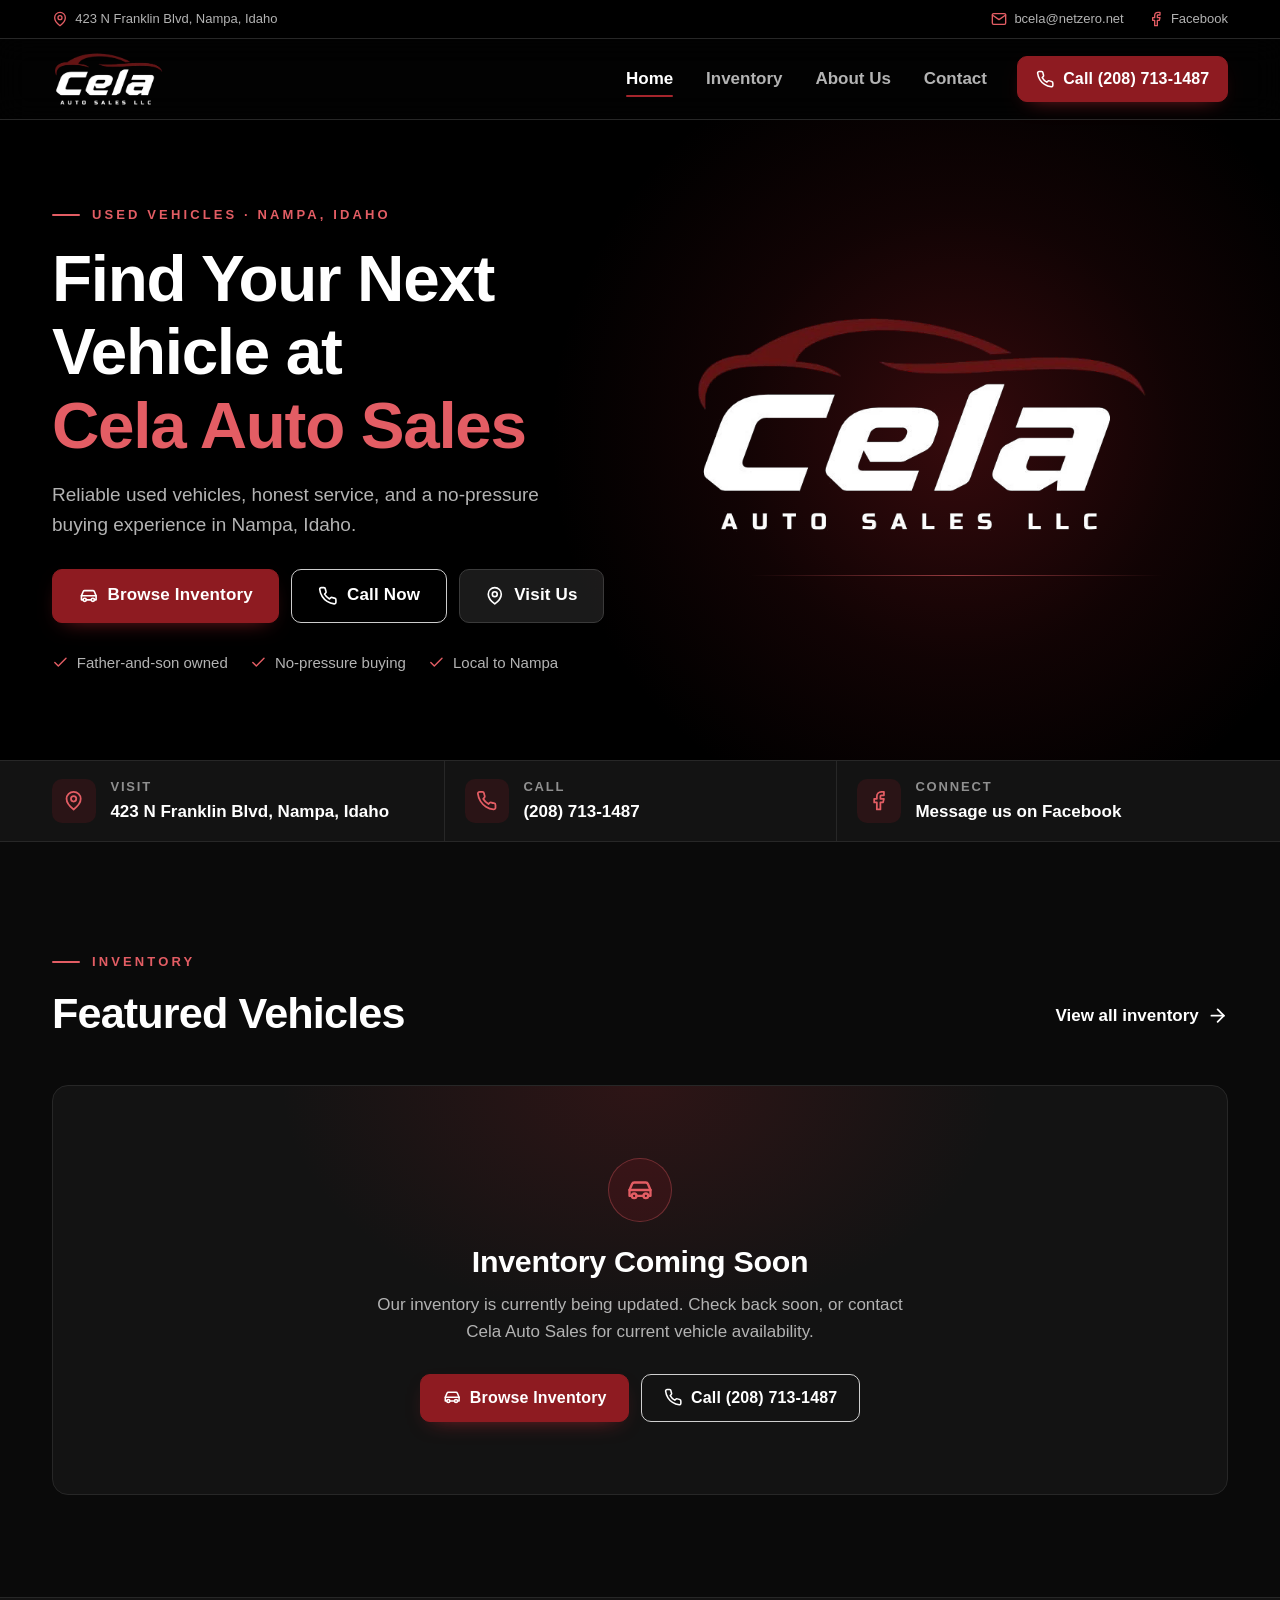
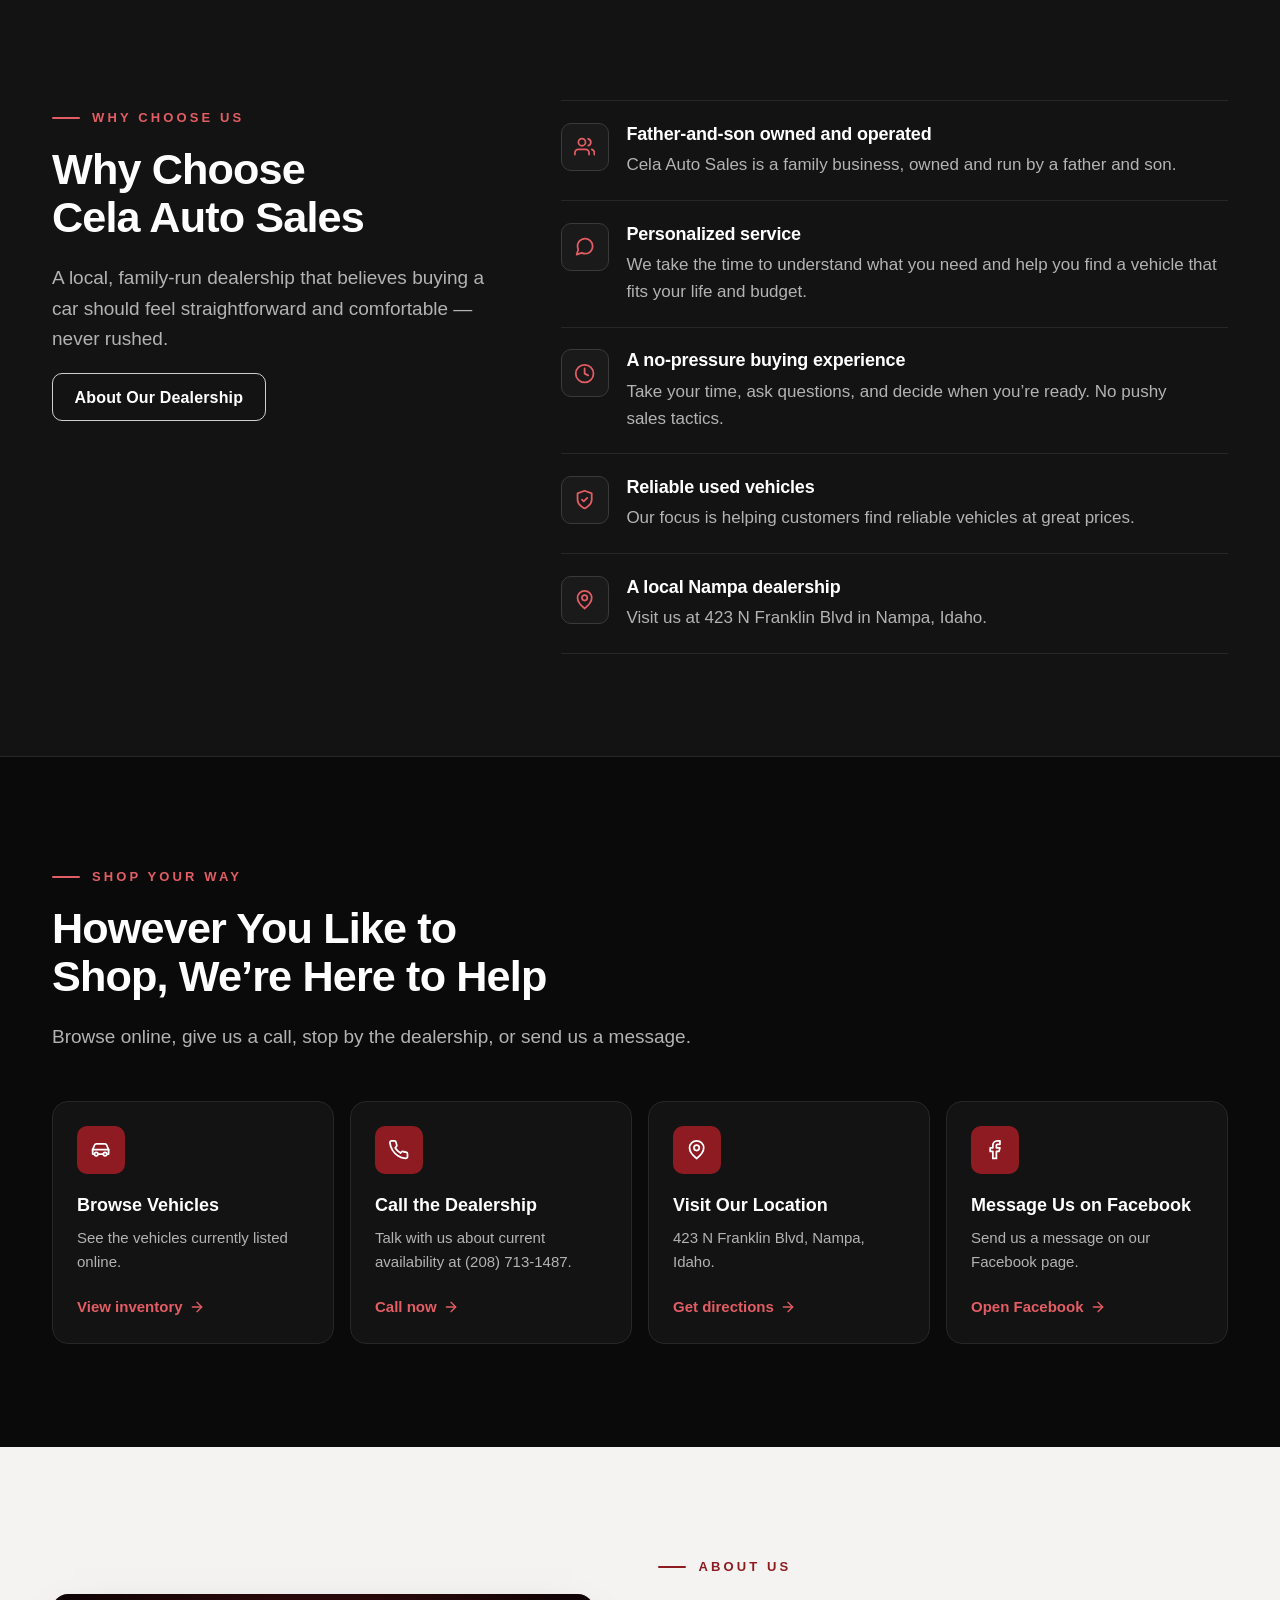
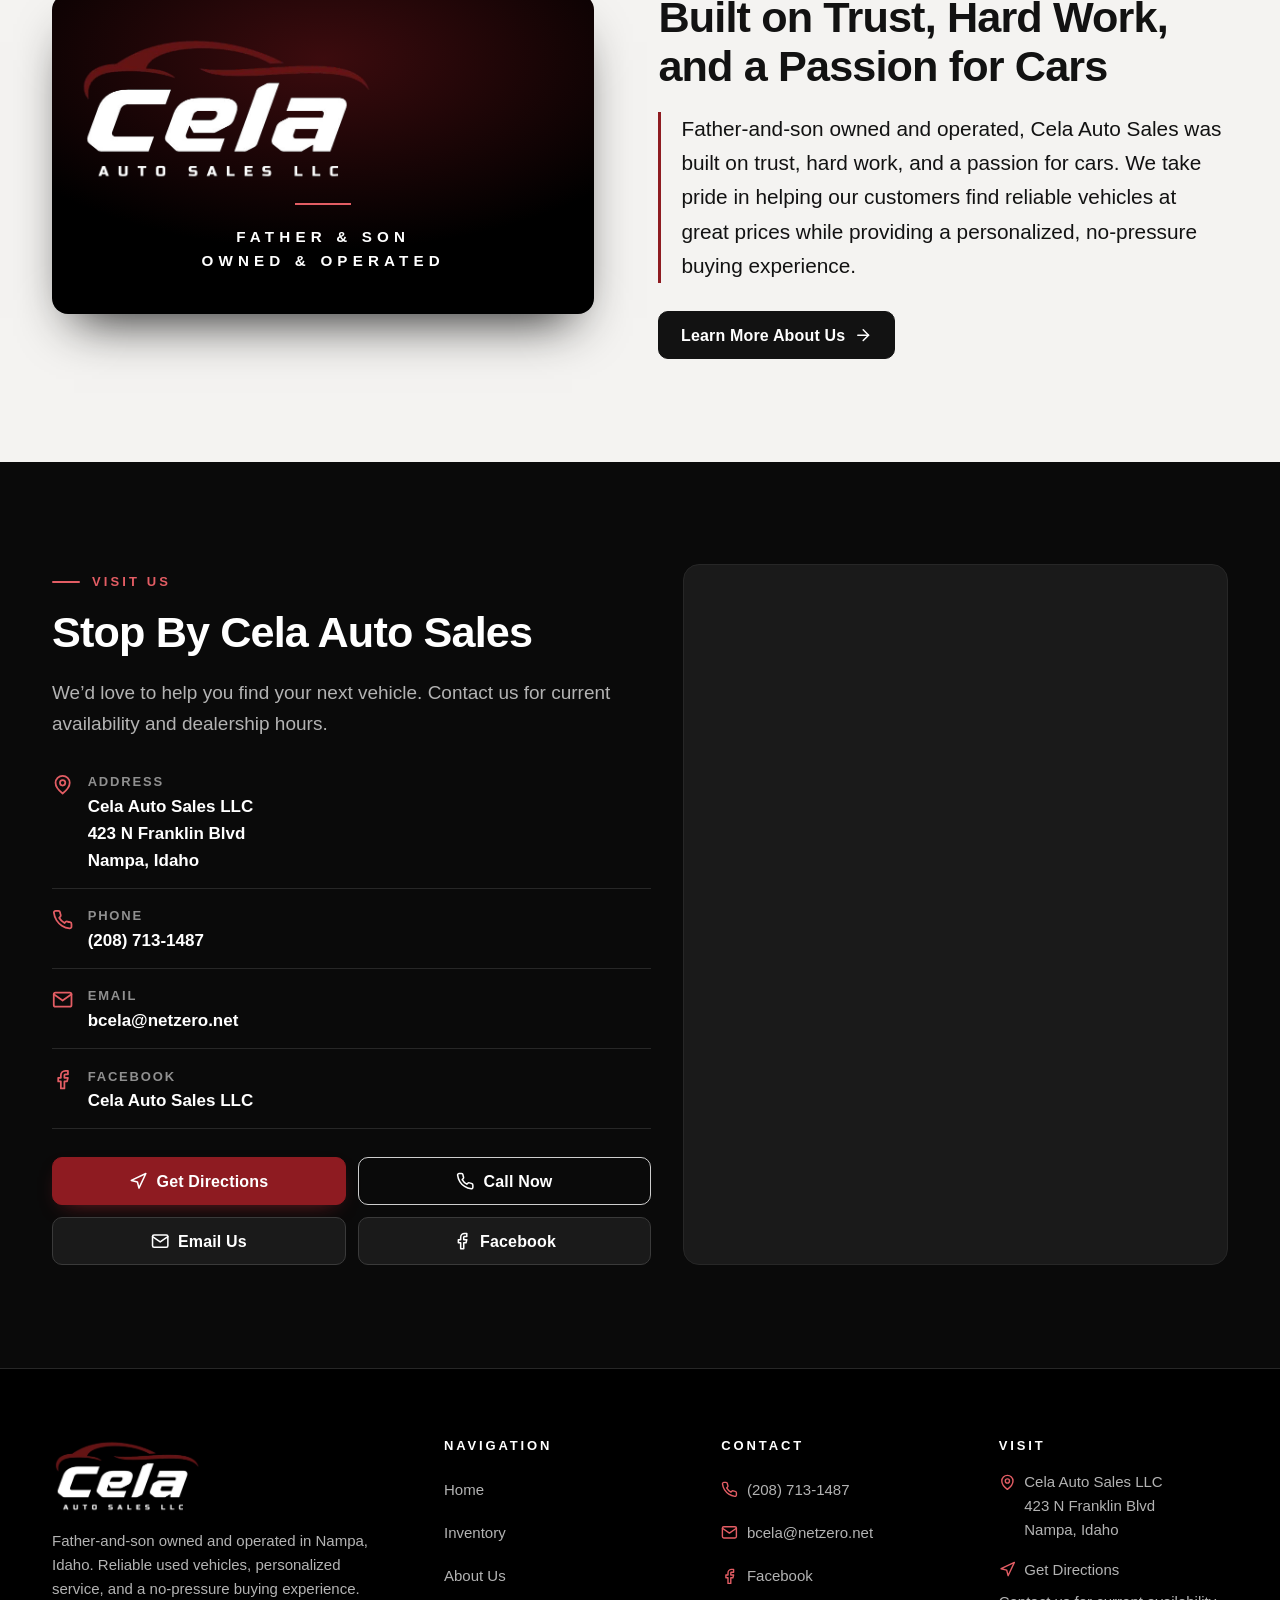
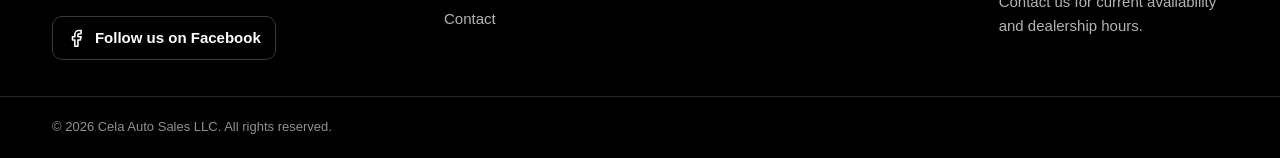
<file: index.html>
<!DOCTYPE html>
<html lang="en" class="no-js">
<head>
  <meta charset="utf-8">
  <meta name="viewport" content="width=device-width, initial-scale=1, viewport-fit=cover">
  <title>Cela Auto Sales | Used Vehicles in Nampa, Idaho</title>
  <meta name="description" content="Browse available used vehicles from Cela Auto Sales in Nampa, Idaho. View photos, vehicle details and current inventory, or call (208) 713-1487.">
  <meta name="theme-color" content="#000000">
  <meta name="color-scheme" content="dark">
  <meta name="format-detection" content="telephone=no">

  <!-- Open Graph / social sharing -->
  <meta property="og:type" content="website">
  <meta property="og:site_name" content="Cela Auto Sales">
  <meta property="og:locale" content="en_US">
  <meta property="og:title" content="Cela Auto Sales | Used Vehicles in Nampa, Idaho">
  <meta property="og:description" content="Browse available used vehicles from Cela Auto Sales in Nampa, Idaho. View photos, vehicle details and current inventory, or call (208) 713-1487.">
  <meta property="og:image:width" content="1200">
  <meta property="og:image:height" content="630">
  <meta property="og:image:alt" content="Cela Auto Sales logo">
  <meta name="twitter:card" content="summary_large_image">
  <!-- seo:begin -->
  <link rel="canonical" href="https://celaautosales.com/">
  <meta property="og:url" content="https://celaautosales.com/">
  <meta property="og:image" content="https://celaautosales.com/images/logo/og-image.jpg">
  <meta name="twitter:image" content="https://celaautosales.com/images/logo/og-image.jpg">
  <script type="application/ld+json">
{
  "@context": "https://schema.org",
  "@graph": [
    {
      "@type": "AutoDealer",
      "@id": "https://celaautosales.com/#dealer",
      "name": "Cela Auto Sales",
      "legalName": "Cela Auto Sales LLC",
      "description": "Father-and-son owned and operated used vehicle dealership in Nampa, Idaho.",
      "telephone": "+1-208-713-1487",
      "email": "bcela@netzero.net",
      "address": {
        "@type": "PostalAddress",
        "streetAddress": "423 N Franklin Blvd",
        "addressLocality": "Nampa",
        "addressRegion": "ID",
        "addressCountry": "US"
      },
      "sameAs": [
        "https://www.facebook.com/people/Cela-Auto-Sales-LLC/61590670534084/"
      ],
      "url": "https://celaautosales.com/",
      "logo": "https://celaautosales.com/images/logo/icon-192.png",
      "image": "https://celaautosales.com/images/logo/og-image.jpg"
    },
    {
      "@type": "WebSite",
      "@id": "https://celaautosales.com/#website",
      "url": "https://celaautosales.com/",
      "name": "Cela Auto Sales",
      "publisher": {
        "@id": "https://celaautosales.com/#dealer"
      }
    }
  ]
}
  </script>
  <!-- seo:end -->

  <link rel="icon" type="image/png" sizes="48x48" href="images/logo/favicon-48.png">
  <link rel="icon" type="image/png" sizes="192x192" href="images/logo/icon-192.png">
  <link rel="apple-touch-icon" href="images/logo/apple-touch-icon.png">

  <link rel="stylesheet" href="css/styles.css">
  <link rel="stylesheet" href="css/responsive.css">
  <script>document.documentElement.className = document.documentElement.className.replace(/\bno-js\b/, 'js');</script>
  <script src="js/site-config.js" defer></script>
  <script src="js/app.js" defer></script>
  <script src="js/vehicles.js" defer></script>
  <script src="js/supabase-config.js" defer></script>
  <script src="js/supabase-source.js" defer></script>
  <script src="js/inventory.js" defer></script>
</head>
<body>
  <a class="skip-link" href="#main">Skip to main content</a>

  <section class="topbar" aria-label="Dealership contact information">
    <div class="container topbar__inner">
      <a class="topbar__item" href="https://www.google.com/maps/dir/?api=1&amp;destination=423+N+Franklin+Blvd%2C+Nampa%2C+ID" target="_blank" rel="noopener noreferrer"><svg class="icon" viewBox="0 0 24 24" aria-hidden="true" focusable="false"><path d="M20 10c0 6-8 12-8 12s-8-6-8-12a8 8 0 0 1 16 0z"/><circle cx="12" cy="10" r="3"/></svg>423 N Franklin Blvd, Nampa, Idaho<span class="visually-hidden"> (opens in a new tab)</span></a>
      <div class="topbar__links">
        <a href="mailto:bcela@netzero.net"><svg class="icon" viewBox="0 0 24 24" aria-hidden="true" focusable="false"><rect x="2" y="4" width="20" height="16" rx="2"/><path d="m22 6-10 7L2 6"/></svg>bcela@netzero.net</a>
        <a href="https://www.facebook.com/people/Cela-Auto-Sales-LLC/61590670534084/" target="_blank" rel="noopener noreferrer"><svg class="icon" viewBox="0 0 24 24" aria-hidden="true" focusable="false"><path d="M18 2h-3a5 5 0 0 0-5 5v3H7v4h3v8h4v-8h3l1-4h-4V7a1 1 0 0 1 1-1h3z"/></svg>Facebook<span class="visually-hidden"> (opens in a new tab)</span></a>
      </div>
    </div>
  </section>

  <header class="site-header" data-site-header>
    <div class="container site-header__inner">
      <a class="brand" href="index.html">
        <picture>
            <source srcset="images/logo/cela-logo.webp" type="image/webp">
            <img src="images/logo/cela-logo.png" width="632" height="313" alt="Cela Auto Sales LLC home">
          </picture>
      </a>

      <nav class="site-nav" aria-label="Main">
        <ul class="site-nav__list">
          <li><a href="index.html" aria-current="page">Home</a></li>
          <li><a href="inventory.html">Inventory</a></li>
          <li><a href="about.html">About Us</a></li>
          <li><a href="contact.html">Contact</a></li>
        </ul>
      </nav>

      <div class="site-header__actions">
        <a class="btn btn--primary header-call" href="tel:+12087131487">
          <svg class="icon" viewBox="0 0 24 24" aria-hidden="true" focusable="false"><path d="M22 16.92v3a2 2 0 0 1-2.18 2 19.79 19.79 0 0 1-8.63-3.07 19.5 19.5 0 0 1-6-6 19.79 19.79 0 0 1-3.07-8.67A2 2 0 0 1 4.11 2h3a2 2 0 0 1 2 1.72c.12.96.36 1.9.7 2.81a2 2 0 0 1-.45 2.11L8.09 9.91a16 16 0 0 0 6 6l1.27-1.27a2 2 0 0 1 2.11-.45c.91.34 1.85.58 2.81.7A2 2 0 0 1 22 16.92z"/></svg><span class="header-call__short">Call<span class="visually-hidden"> (208) 713-1487</span></span><span class="header-call__full">Call (208) 713-1487</span>
        </a>
        <button class="nav-toggle" type="button" data-nav-toggle aria-expanded="false" aria-controls="mobile-menu" aria-label="Open menu">
          <span class="nav-toggle__bars"></span>
        </button>
      </div>
    </div>

    <div class="mobile-menu" id="mobile-menu" hidden>
      <div class="container mobile-menu__inner">
        <nav aria-label="Mobile">
          <ul class="mobile-menu__list">
            <li><a href="index.html" aria-current="page">Home<svg class="icon" viewBox="0 0 24 24" aria-hidden="true" focusable="false"><path d="m9 18 6-6-6-6"/></svg></a></li>
            <li><a href="inventory.html">Inventory<svg class="icon" viewBox="0 0 24 24" aria-hidden="true" focusable="false"><path d="m9 18 6-6-6-6"/></svg></a></li>
            <li><a href="about.html">About Us<svg class="icon" viewBox="0 0 24 24" aria-hidden="true" focusable="false"><path d="m9 18 6-6-6-6"/></svg></a></li>
            <li><a href="contact.html">Contact<svg class="icon" viewBox="0 0 24 24" aria-hidden="true" focusable="false"><path d="m9 18 6-6-6-6"/></svg></a></li>
          </ul>
        </nav>
        <div class="mobile-menu__actions">
          <a class="btn btn--primary btn--lg" href="tel:+12087131487"><svg class="icon" viewBox="0 0 24 24" aria-hidden="true" focusable="false"><path d="M22 16.92v3a2 2 0 0 1-2.18 2 19.79 19.79 0 0 1-8.63-3.07 19.5 19.5 0 0 1-6-6 19.79 19.79 0 0 1-3.07-8.67A2 2 0 0 1 4.11 2h3a2 2 0 0 1 2 1.72c.12.96.36 1.9.7 2.81a2 2 0 0 1-.45 2.11L8.09 9.91a16 16 0 0 0 6 6l1.27-1.27a2 2 0 0 1 2.11-.45c.91.34 1.85.58 2.81.7A2 2 0 0 1 22 16.92z"/></svg>Call (208) 713-1487</a>
          <a class="btn btn--dark" href="https://www.facebook.com/people/Cela-Auto-Sales-LLC/61590670534084/" target="_blank" rel="noopener noreferrer"><svg class="icon" viewBox="0 0 24 24" aria-hidden="true" focusable="false"><path d="M18 2h-3a5 5 0 0 0-5 5v3H7v4h3v8h4v-8h3l1-4h-4V7a1 1 0 0 1 1-1h3z"/></svg>Facebook<span class="visually-hidden"> (opens in a new tab)</span></a>
        </div>
        <p class="mobile-menu__address"><svg class="icon" viewBox="0 0 24 24" aria-hidden="true" focusable="false"><path d="M20 10c0 6-8 12-8 12s-8-6-8-12a8 8 0 0 1 16 0z"/><circle cx="12" cy="10" r="3"/></svg><span>423 N Franklin Blvd<br>Nampa, Idaho</span></p>
      </div>
    </div>
  </header>

  <main id="main">
    <section class="hero" aria-labelledby="hero-title">
      <div class="container hero__inner">
        <div class="hero__brand">
          <picture>
            <source srcset="images/logo/cela-logo.webp" type="image/webp">
            <img class="hero__logo" src="images/logo/cela-logo.png" width="632" height="313" alt="" fetchpriority="high">
          </picture>
        </div>
        <div class="hero__content">
          <p class="eyebrow">Used Vehicles &middot; Nampa, Idaho</p>
          <h1 id="hero-title" class="hero__title">Find Your Next Vehicle at <span>Cela Auto Sales</span></h1>
          <p class="hero__lead">Reliable used vehicles, honest service, and a no-pressure buying experience in Nampa, Idaho.</p>
          <div class="btn-group btn-group--stack">
            <a class="btn btn--primary btn--lg" href="inventory.html"><svg class="icon" viewBox="0 0 24 24" aria-hidden="true" focusable="false"><path d="M5 17H3v-5l2.2-5.2A2 2 0 0 1 7.04 5.6h9.92a2 2 0 0 1 1.84 1.2L21 12v5h-2"/><path d="M3 12h18"/><circle cx="7" cy="17" r="2"/><circle cx="17" cy="17" r="2"/><path d="M9 17h6"/></svg>Browse Inventory</a>
            <a class="btn btn--outline btn--lg" href="tel:+12087131487"><svg class="icon" viewBox="0 0 24 24" aria-hidden="true" focusable="false"><path d="M22 16.92v3a2 2 0 0 1-2.18 2 19.79 19.79 0 0 1-8.63-3.07 19.5 19.5 0 0 1-6-6 19.79 19.79 0 0 1-3.07-8.67A2 2 0 0 1 4.11 2h3a2 2 0 0 1 2 1.72c.12.96.36 1.9.7 2.81a2 2 0 0 1-.45 2.11L8.09 9.91a16 16 0 0 0 6 6l1.27-1.27a2 2 0 0 1 2.11-.45c.91.34 1.85.58 2.81.7A2 2 0 0 1 22 16.92z"/></svg>Call Now</a>
            <a class="btn btn--dark btn--lg" href="https://www.google.com/maps/dir/?api=1&amp;destination=423+N+Franklin+Blvd%2C+Nampa%2C+ID" target="_blank" rel="noopener noreferrer"><svg class="icon" viewBox="0 0 24 24" aria-hidden="true" focusable="false"><path d="M20 10c0 6-8 12-8 12s-8-6-8-12a8 8 0 0 1 16 0z"/><circle cx="12" cy="10" r="3"/></svg>Visit Us<span class="visually-hidden"> (opens in a new tab)</span></a>
          </div>
          <ul class="hero__points">
            <li><svg class="icon" viewBox="0 0 24 24" aria-hidden="true" focusable="false"><path d="M20 6 9 17l-5-5"/></svg>Father-and-son owned</li>
            <li><svg class="icon" viewBox="0 0 24 24" aria-hidden="true" focusable="false"><path d="M20 6 9 17l-5-5"/></svg>No-pressure buying</li>
            <li><svg class="icon" viewBox="0 0 24 24" aria-hidden="true" focusable="false"><path d="M20 6 9 17l-5-5"/></svg>Local to Nampa</li>
          </ul>
        </div>
      </div>
    </section>

    <section class="info-strip" aria-label="Dealership contact details">
      <div class="container">
        <ul class="info-strip__list">
          <li>
            <a class="info-strip__item" href="https://www.google.com/maps/dir/?api=1&amp;destination=423+N+Franklin+Blvd%2C+Nampa%2C+ID" target="_blank" rel="noopener noreferrer">
              <span class="info-strip__icon"><svg class="icon" viewBox="0 0 24 24" aria-hidden="true" focusable="false"><path d="M20 10c0 6-8 12-8 12s-8-6-8-12a8 8 0 0 1 16 0z"/><circle cx="12" cy="10" r="3"/></svg></span>
              <span><span class="info-strip__label">Visit</span><span class="info-strip__value">423 N Franklin Blvd, Nampa, Idaho</span><span class="visually-hidden"> (opens in a new tab)</span></span>
            </a>
          </li>
          <li>
            <a class="info-strip__item" href="tel:+12087131487">
              <span class="info-strip__icon"><svg class="icon" viewBox="0 0 24 24" aria-hidden="true" focusable="false"><path d="M22 16.92v3a2 2 0 0 1-2.18 2 19.79 19.79 0 0 1-8.63-3.07 19.5 19.5 0 0 1-6-6 19.79 19.79 0 0 1-3.07-8.67A2 2 0 0 1 4.11 2h3a2 2 0 0 1 2 1.72c.12.96.36 1.9.7 2.81a2 2 0 0 1-.45 2.11L8.09 9.91a16 16 0 0 0 6 6l1.27-1.27a2 2 0 0 1 2.11-.45c.91.34 1.85.58 2.81.7A2 2 0 0 1 22 16.92z"/></svg></span>
              <span><span class="info-strip__label">Call</span><span class="info-strip__value">(208) 713-1487</span></span>
            </a>
          </li>
          <li>
            <a class="info-strip__item" href="https://www.facebook.com/people/Cela-Auto-Sales-LLC/61590670534084/" target="_blank" rel="noopener noreferrer">
              <span class="info-strip__icon"><svg class="icon" viewBox="0 0 24 24" aria-hidden="true" focusable="false"><path d="M18 2h-3a5 5 0 0 0-5 5v3H7v4h3v8h4v-8h3l1-4h-4V7a1 1 0 0 1 1-1h3z"/></svg></span>
              <span><span class="info-strip__label">Connect</span><span class="info-strip__value">Message us on Facebook</span><span class="visually-hidden"> (opens in a new tab)</span></span>
            </a>
          </li>
        </ul>
      </div>
    </section>

    <section class="section" aria-labelledby="featured-title">
      <div class="container">
        <div class="section-head section-head--split" data-reveal>
          <div>
            <p class="eyebrow">Inventory</p>
            <h2 id="featured-title">Featured Vehicles</h2>
          </div>
          <a class="link-arrow" href="inventory.html">View all inventory<svg class="icon" viewBox="0 0 24 24" aria-hidden="true" focusable="false"><path d="M5 12h14"/><path d="m12 5 7 7-7 7"/></svg></a>
        </div>
        <div class="vehicle-grid" data-featured-vehicles data-limit="3">
          <noscript>
            <div class="empty-state">
              <h2>Our inventory is being updated.</h2>
              <p>Please contact Cela Auto Sales for current vehicle availability.</p>
              <div class="btn-group">
                <a class="btn btn--primary" href="tel:+12087131487"><svg class="icon" viewBox="0 0 24 24" aria-hidden="true" focusable="false"><path d="M22 16.92v3a2 2 0 0 1-2.18 2 19.79 19.79 0 0 1-8.63-3.07 19.5 19.5 0 0 1-6-6 19.79 19.79 0 0 1-3.07-8.67A2 2 0 0 1 4.11 2h3a2 2 0 0 1 2 1.72c.12.96.36 1.9.7 2.81a2 2 0 0 1-.45 2.11L8.09 9.91a16 16 0 0 0 6 6l1.27-1.27a2 2 0 0 1 2.11-.45c.91.34 1.85.58 2.81.7A2 2 0 0 1 22 16.92z"/></svg>Call (208) 713-1487</a>
                <a class="btn btn--dark" href="https://www.facebook.com/people/Cela-Auto-Sales-LLC/61590670534084/" target="_blank" rel="noopener noreferrer"><svg class="icon" viewBox="0 0 24 24" aria-hidden="true" focusable="false"><path d="M18 2h-3a5 5 0 0 0-5 5v3H7v4h3v8h4v-8h3l1-4h-4V7a1 1 0 0 1 1-1h3z"/></svg>Facebook<span class="visually-hidden"> (opens in a new tab)</span></a>
                <a class="btn btn--dark" href="contact.html"><svg class="icon" viewBox="0 0 24 24" aria-hidden="true" focusable="false"><rect x="2" y="4" width="20" height="16" rx="2"/><path d="m22 6-10 7L2 6"/></svg>Contact Us</a>
              </div>
            </div>
          </noscript>
        </div>
      </div>
    </section>

    <section class="section section--surface" aria-labelledby="why-title">
      <div class="container why">
        <div class="why__intro" data-reveal>
          <p class="eyebrow">Why Choose Us</p>
          <h2 id="why-title">Why Choose Cela Auto Sales</h2>
          <p>A local, family-run dealership that believes buying a car should feel straightforward and comfortable &mdash; never rushed.</p>
          <a class="btn btn--outline" href="about.html">About Our Dealership</a>
        </div>
        <ul class="why__list">
          <li class="why__item" data-reveal>
            <span class="why__icon"><svg class="icon" viewBox="0 0 24 24" aria-hidden="true" focusable="false"><path d="M17 21v-2a4 4 0 0 0-4-4H5a4 4 0 0 0-4 4v2"/><circle cx="9" cy="7" r="4"/><path d="M23 21v-2a4 4 0 0 0-3-3.87"/><path d="M16 3.13a4 4 0 0 1 0 7.75"/></svg></span>
            <div>
              <h3>Father-and-son owned and operated</h3>
              <p>Cela Auto Sales is a family business, owned and run by a father and son.</p>
            </div>
          </li>
          <li class="why__item" data-reveal>
            <span class="why__icon"><svg class="icon" viewBox="0 0 24 24" aria-hidden="true" focusable="false"><path d="M21 11.5a8.38 8.38 0 0 1-.9 3.8 8.5 8.5 0 0 1-7.6 4.7 8.38 8.38 0 0 1-3.8-.9L3 21l1.9-5.7a8.38 8.38 0 0 1-.9-3.8 8.5 8.5 0 0 1 4.7-7.6 8.38 8.38 0 0 1 3.8-.9h.5a8.48 8.48 0 0 1 8 8v.5z"/></svg></span>
            <div>
              <h3>Personalized service</h3>
              <p>We take the time to understand what you need and help you find a vehicle that fits your life and budget.</p>
            </div>
          </li>
          <li class="why__item" data-reveal>
            <span class="why__icon"><svg class="icon" viewBox="0 0 24 24" aria-hidden="true" focusable="false"><circle cx="12" cy="12" r="10"/><path d="M12 6v6l4 2"/></svg></span>
            <div>
              <h3>A no-pressure buying experience</h3>
              <p>Take your time, ask questions, and decide when you&rsquo;re ready. No pushy sales tactics.</p>
            </div>
          </li>
          <li class="why__item" data-reveal>
            <span class="why__icon"><svg class="icon" viewBox="0 0 24 24" aria-hidden="true" focusable="false"><path d="M12 22s8-4 8-10V5l-8-3-8 3v7c0 6 8 10 8 10z"/><path d="m9 12 2 2 4-4"/></svg></span>
            <div>
              <h3>Reliable used vehicles</h3>
              <p>Our focus is helping customers find reliable vehicles at great prices.</p>
            </div>
          </li>
          <li class="why__item" data-reveal>
            <span class="why__icon"><svg class="icon" viewBox="0 0 24 24" aria-hidden="true" focusable="false"><path d="M20 10c0 6-8 12-8 12s-8-6-8-12a8 8 0 0 1 16 0z"/><circle cx="12" cy="10" r="3"/></svg></span>
            <div>
              <h3>A local Nampa dealership</h3>
              <p>Visit us at 423 N Franklin Blvd in Nampa, Idaho.</p>
            </div>
          </li>
        </ul>
      </div>
    </section>

    <section class="section" aria-labelledby="shop-title">
      <div class="container">
        <div class="section-head" data-reveal>
          <p class="eyebrow">Shop Your Way</p>
          <h2 id="shop-title">However You Like to Shop, We&rsquo;re Here to Help</h2>
          <p>Browse online, give us a call, stop by the dealership, or send us a message.</p>
        </div>
        <ul class="tiles">
          <li data-reveal>
            <a class="tile" href="inventory.html">
              <span class="tile__icon"><svg class="icon" viewBox="0 0 24 24" aria-hidden="true" focusable="false"><path d="M5 17H3v-5l2.2-5.2A2 2 0 0 1 7.04 5.6h9.92a2 2 0 0 1 1.84 1.2L21 12v5h-2"/><path d="M3 12h18"/><circle cx="7" cy="17" r="2"/><circle cx="17" cy="17" r="2"/><path d="M9 17h6"/></svg></span>
              <span class="tile__title">Browse Vehicles</span>
              <span class="tile__text">See the vehicles currently listed online.</span>
              <span class="tile__cta">View inventory<svg class="icon" viewBox="0 0 24 24" aria-hidden="true" focusable="false"><path d="M5 12h14"/><path d="m12 5 7 7-7 7"/></svg></span>
            </a>
          </li>
          <li data-reveal>
            <a class="tile" href="tel:+12087131487">
              <span class="tile__icon"><svg class="icon" viewBox="0 0 24 24" aria-hidden="true" focusable="false"><path d="M22 16.92v3a2 2 0 0 1-2.18 2 19.79 19.79 0 0 1-8.63-3.07 19.5 19.5 0 0 1-6-6 19.79 19.79 0 0 1-3.07-8.67A2 2 0 0 1 4.11 2h3a2 2 0 0 1 2 1.72c.12.96.36 1.9.7 2.81a2 2 0 0 1-.45 2.11L8.09 9.91a16 16 0 0 0 6 6l1.27-1.27a2 2 0 0 1 2.11-.45c.91.34 1.85.58 2.81.7A2 2 0 0 1 22 16.92z"/></svg></span>
              <span class="tile__title">Call the Dealership</span>
              <span class="tile__text">Talk with us about current availability at (208) 713-1487.</span>
              <span class="tile__cta">Call now<svg class="icon" viewBox="0 0 24 24" aria-hidden="true" focusable="false"><path d="M5 12h14"/><path d="m12 5 7 7-7 7"/></svg></span>
            </a>
          </li>
          <li data-reveal>
            <a class="tile" href="https://www.google.com/maps/dir/?api=1&amp;destination=423+N+Franklin+Blvd%2C+Nampa%2C+ID" target="_blank" rel="noopener noreferrer">
              <span class="tile__icon"><svg class="icon" viewBox="0 0 24 24" aria-hidden="true" focusable="false"><path d="M20 10c0 6-8 12-8 12s-8-6-8-12a8 8 0 0 1 16 0z"/><circle cx="12" cy="10" r="3"/></svg></span>
              <span class="tile__title">Visit Our Location</span>
              <span class="tile__text">423 N Franklin Blvd, Nampa, Idaho.</span>
              <span class="tile__cta">Get directions<svg class="icon" viewBox="0 0 24 24" aria-hidden="true" focusable="false"><path d="M5 12h14"/><path d="m12 5 7 7-7 7"/></svg></span><span class="visually-hidden"> (opens in a new tab)</span>
            </a>
          </li>
          <li data-reveal>
            <a class="tile" href="https://www.facebook.com/people/Cela-Auto-Sales-LLC/61590670534084/" target="_blank" rel="noopener noreferrer">
              <span class="tile__icon"><svg class="icon" viewBox="0 0 24 24" aria-hidden="true" focusable="false"><path d="M18 2h-3a5 5 0 0 0-5 5v3H7v4h3v8h4v-8h3l1-4h-4V7a1 1 0 0 1 1-1h3z"/></svg></span>
              <span class="tile__title">Message Us on Facebook</span>
              <span class="tile__text">Send us a message on our Facebook page.</span>
              <span class="tile__cta">Open Facebook<svg class="icon" viewBox="0 0 24 24" aria-hidden="true" focusable="false"><path d="M5 12h14"/><path d="m12 5 7 7-7 7"/></svg></span><span class="visually-hidden"> (opens in a new tab)</span>
            </a>
          </li>
        </ul>
      </div>
    </section>

    <section class="section section--paper" aria-labelledby="about-preview-title">
      <div class="container story">
        <div class="lockup" data-reveal>
          <picture>
            <source srcset="images/logo/cela-logo.webp" type="image/webp">
            <img src="images/logo/cela-logo.png" width="632" height="313" alt="" loading="lazy" decoding="async">
          </picture>
          <hr class="lockup__rule">
          <div>
            <p class="lockup__line">Father &amp; Son</p>
            <p class="lockup__line">Owned &amp; Operated</p>
          </div>
        </div>
        <div data-reveal>
          <p class="eyebrow">About Us</p>
          <h2 id="about-preview-title">Built on Trust, Hard Work, and a Passion for Cars</h2>
          <p class="story__quote">Father-and-son owned and operated, Cela Auto Sales was built on trust, hard work, and a passion for cars. We take pride in helping our customers find reliable vehicles at great prices while providing a personalized, no-pressure buying experience.</p>
          <a class="btn btn--ink" href="about.html">Learn More About Us<svg class="icon" viewBox="0 0 24 24" aria-hidden="true" focusable="false"><path d="M5 12h14"/><path d="m12 5 7 7-7 7"/></svg></a>
        </div>
      </div>
    </section>

    <section class="section" aria-labelledby="visit-title">
      <div class="container visit">
        <div data-reveal>
          <p class="eyebrow">Visit Us</p>
          <h2 id="visit-title">Stop By Cela Auto Sales</h2>
          <p class="lead">We&rsquo;d love to help you find your next vehicle. Contact us for current availability and dealership hours.</p>
          <ul class="contact-list">
            <li><svg class="icon" viewBox="0 0 24 24" aria-hidden="true" focusable="false"><path d="M20 10c0 6-8 12-8 12s-8-6-8-12a8 8 0 0 1 16 0z"/><circle cx="12" cy="10" r="3"/></svg><div><span class="contact-list__label">Address</span><address class="contact-list__value">Cela Auto Sales LLC<br>423 N Franklin Blvd<br>Nampa, Idaho</address></div></li>
            <li><svg class="icon" viewBox="0 0 24 24" aria-hidden="true" focusable="false"><path d="M22 16.92v3a2 2 0 0 1-2.18 2 19.79 19.79 0 0 1-8.63-3.07 19.5 19.5 0 0 1-6-6 19.79 19.79 0 0 1-3.07-8.67A2 2 0 0 1 4.11 2h3a2 2 0 0 1 2 1.72c.12.96.36 1.9.7 2.81a2 2 0 0 1-.45 2.11L8.09 9.91a16 16 0 0 0 6 6l1.27-1.27a2 2 0 0 1 2.11-.45c.91.34 1.85.58 2.81.7A2 2 0 0 1 22 16.92z"/></svg><div><span class="contact-list__label">Phone</span><a href="tel:+12087131487">(208) 713-1487</a></div></li>
            <li><svg class="icon" viewBox="0 0 24 24" aria-hidden="true" focusable="false"><rect x="2" y="4" width="20" height="16" rx="2"/><path d="m22 6-10 7L2 6"/></svg><div><span class="contact-list__label">Email</span><a href="mailto:bcela@netzero.net">bcela@netzero.net</a></div></li>
            <li><svg class="icon" viewBox="0 0 24 24" aria-hidden="true" focusable="false"><path d="M18 2h-3a5 5 0 0 0-5 5v3H7v4h3v8h4v-8h3l1-4h-4V7a1 1 0 0 1 1-1h3z"/></svg><div><span class="contact-list__label">Facebook</span><a href="https://www.facebook.com/people/Cela-Auto-Sales-LLC/61590670534084/" target="_blank" rel="noopener noreferrer">Cela Auto Sales LLC<span class="visually-hidden"> (opens in a new tab)</span></a></div></li>
          </ul>
          <div class="btn-group">
            <a class="btn btn--primary" href="https://www.google.com/maps/dir/?api=1&amp;destination=423+N+Franklin+Blvd%2C+Nampa%2C+ID" target="_blank" rel="noopener noreferrer"><svg class="icon" viewBox="0 0 24 24" aria-hidden="true" focusable="false"><polygon points="3 11 22 2 13 21 11 13 3 11"/></svg>Get Directions<span class="visually-hidden"> (opens in a new tab)</span></a>
            <a class="btn btn--outline" href="tel:+12087131487"><svg class="icon" viewBox="0 0 24 24" aria-hidden="true" focusable="false"><path d="M22 16.92v3a2 2 0 0 1-2.18 2 19.79 19.79 0 0 1-8.63-3.07 19.5 19.5 0 0 1-6-6 19.79 19.79 0 0 1-3.07-8.67A2 2 0 0 1 4.11 2h3a2 2 0 0 1 2 1.72c.12.96.36 1.9.7 2.81a2 2 0 0 1-.45 2.11L8.09 9.91a16 16 0 0 0 6 6l1.27-1.27a2 2 0 0 1 2.11-.45c.91.34 1.85.58 2.81.7A2 2 0 0 1 22 16.92z"/></svg>Call Now</a>
            <a class="btn btn--dark" href="mailto:bcela@netzero.net"><svg class="icon" viewBox="0 0 24 24" aria-hidden="true" focusable="false"><rect x="2" y="4" width="20" height="16" rx="2"/><path d="m22 6-10 7L2 6"/></svg>Email Us</a>
            <a class="btn btn--dark" href="https://www.facebook.com/people/Cela-Auto-Sales-LLC/61590670534084/" target="_blank" rel="noopener noreferrer"><svg class="icon" viewBox="0 0 24 24" aria-hidden="true" focusable="false"><path d="M18 2h-3a5 5 0 0 0-5 5v3H7v4h3v8h4v-8h3l1-4h-4V7a1 1 0 0 1 1-1h3z"/></svg>Facebook<span class="visually-hidden"> (opens in a new tab)</span></a>
          </div>
        </div>
        <div class="map-frame" data-reveal>
          <iframe src="https://maps.google.com/maps?q=423%20N%20Franklin%20Blvd%2C%20Nampa%2C%20ID&amp;z=15&amp;output=embed" title="Map showing Cela Auto Sales LLC at 423 N Franklin Blvd, Nampa, Idaho" loading="lazy" referrerpolicy="no-referrer-when-downgrade"></iframe>
        </div>
      </div>
    </section>
  </main>

  <footer class="site-footer">
    <div class="container site-footer__grid">
      <div class="site-footer__brand">
        <picture>
          <source srcset="images/logo/cela-logo.webp" type="image/webp">
          <img src="images/logo/cela-logo.png" width="632" height="313" alt="Cela Auto Sales LLC" loading="lazy" decoding="async">
        </picture>
        <p>Father-and-son owned and operated in Nampa, Idaho. Reliable used vehicles, personalized service, and a no-pressure buying experience.</p>
        <a class="social-link" href="https://www.facebook.com/people/Cela-Auto-Sales-LLC/61590670534084/" target="_blank" rel="noopener noreferrer"><svg class="icon" viewBox="0 0 24 24" aria-hidden="true" focusable="false"><path d="M18 2h-3a5 5 0 0 0-5 5v3H7v4h3v8h4v-8h3l1-4h-4V7a1 1 0 0 1 1-1h3z"/></svg>Follow us on Facebook<span class="visually-hidden"> (opens in a new tab)</span></a>
      </div>

      <nav aria-labelledby="footer-nav-title">
        <h2 id="footer-nav-title">Navigation</h2>
        <ul class="footer-links">
          <li><a href="index.html">Home</a></li>
          <li><a href="inventory.html">Inventory</a></li>
          <li><a href="about.html">About Us</a></li>
          <li><a href="contact.html">Contact</a></li>
        </ul>
      </nav>

      <div>
        <h2>Contact</h2>
        <ul class="footer-links">
          <li><a href="tel:+12087131487"><svg class="icon" viewBox="0 0 24 24" aria-hidden="true" focusable="false"><path d="M22 16.92v3a2 2 0 0 1-2.18 2 19.79 19.79 0 0 1-8.63-3.07 19.5 19.5 0 0 1-6-6 19.79 19.79 0 0 1-3.07-8.67A2 2 0 0 1 4.11 2h3a2 2 0 0 1 2 1.72c.12.96.36 1.9.7 2.81a2 2 0 0 1-.45 2.11L8.09 9.91a16 16 0 0 0 6 6l1.27-1.27a2 2 0 0 1 2.11-.45c.91.34 1.85.58 2.81.7A2 2 0 0 1 22 16.92z"/></svg>(208) 713-1487</a></li>
          <li><a href="mailto:bcela@netzero.net"><svg class="icon" viewBox="0 0 24 24" aria-hidden="true" focusable="false"><rect x="2" y="4" width="20" height="16" rx="2"/><path d="m22 6-10 7L2 6"/></svg>bcela@netzero.net</a></li>
          <li><a href="https://www.facebook.com/people/Cela-Auto-Sales-LLC/61590670534084/" target="_blank" rel="noopener noreferrer"><svg class="icon" viewBox="0 0 24 24" aria-hidden="true" focusable="false"><path d="M18 2h-3a5 5 0 0 0-5 5v3H7v4h3v8h4v-8h3l1-4h-4V7a1 1 0 0 1 1-1h3z"/></svg>Facebook<span class="visually-hidden"> (opens in a new tab)</span></a></li>
        </ul>
      </div>

      <div>
        <h2>Visit</h2>
        <address class="footer-address"><svg class="icon" viewBox="0 0 24 24" aria-hidden="true" focusable="false"><path d="M20 10c0 6-8 12-8 12s-8-6-8-12a8 8 0 0 1 16 0z"/><circle cx="12" cy="10" r="3"/></svg><span>Cela Auto Sales LLC<br>423 N Franklin Blvd<br>Nampa, Idaho</span></address>
        <ul class="footer-links">
          <li><a href="https://www.google.com/maps/dir/?api=1&amp;destination=423+N+Franklin+Blvd%2C+Nampa%2C+ID" target="_blank" rel="noopener noreferrer"><svg class="icon" viewBox="0 0 24 24" aria-hidden="true" focusable="false"><polygon points="3 11 22 2 13 21 11 13 3 11"/></svg>Get Directions<span class="visually-hidden"> (opens in a new tab)</span></a></li>
        </ul>
        <p>Contact us for current availability and dealership hours.</p>
      </div>
    </div>

    <div class="site-footer__bottom">
      <div class="container">
        <p>&copy; 2026 Cela Auto Sales LLC. All rights reserved.</p>
      </div>
    </div>
  </footer>
</body>
</html>
</file>
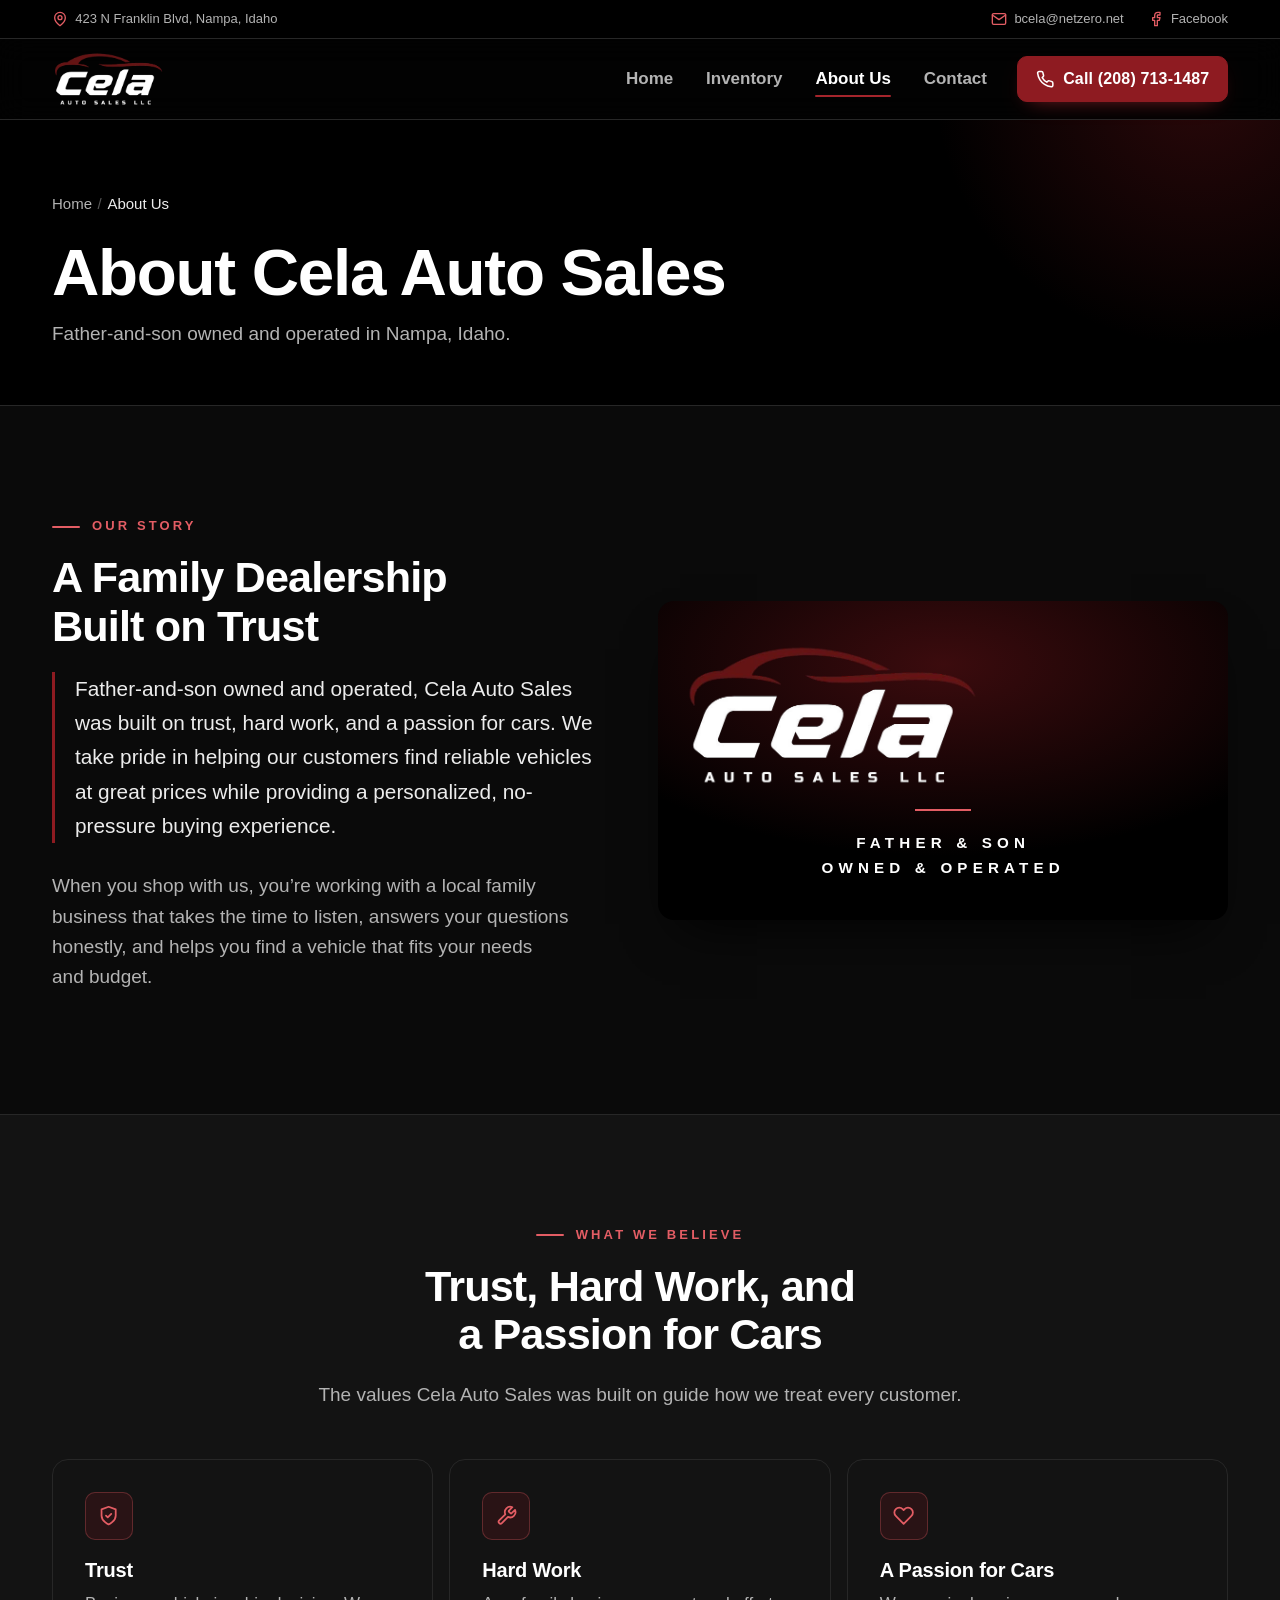
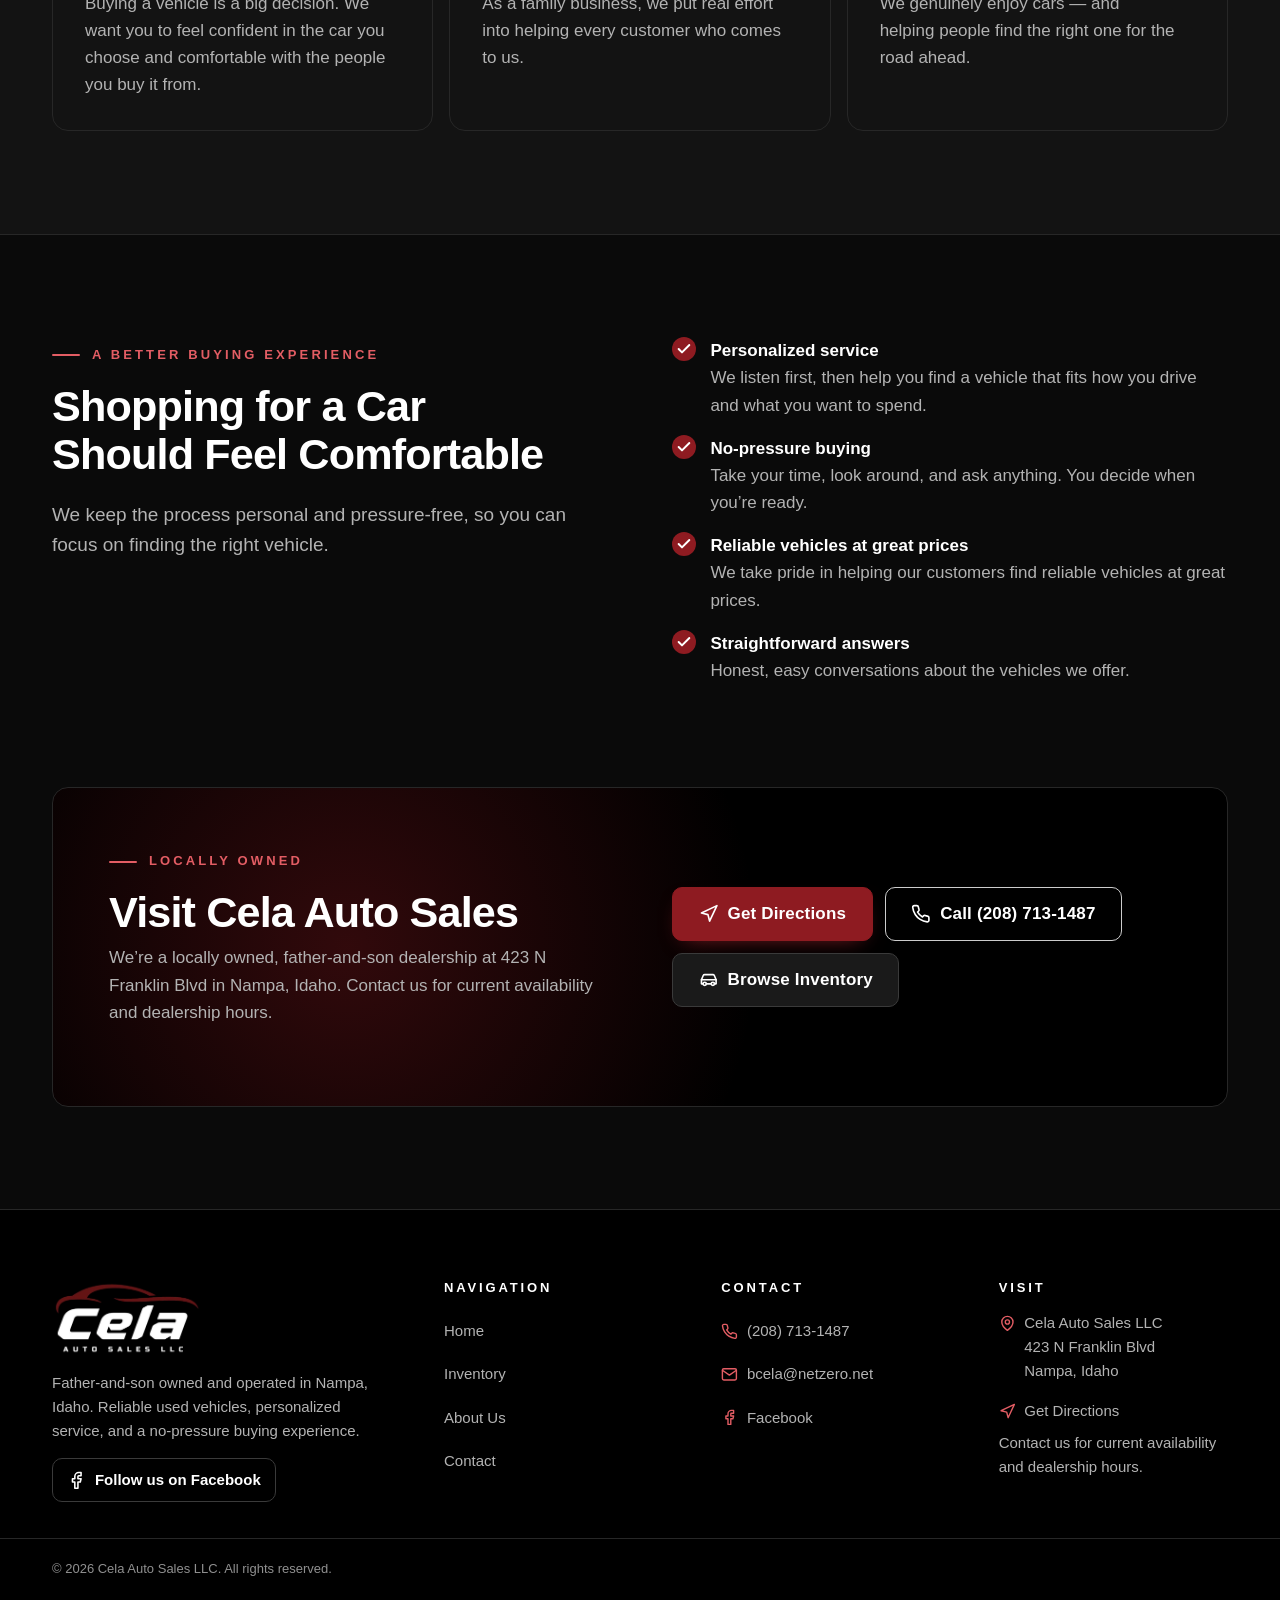
<file: about.html>
<!DOCTYPE html>
<html lang="en" class="no-js">
<head>
  <meta charset="utf-8">
  <meta name="viewport" content="width=device-width, initial-scale=1, viewport-fit=cover">
  <title>About | Cela Auto Sales</title>
  <meta name="description" content="Father-and-son owned and operated, Cela Auto Sales in Nampa, Idaho was built on trust, hard work, and a passion for cars.">
  <meta name="theme-color" content="#000000">
  <meta name="color-scheme" content="dark">
  <meta name="format-detection" content="telephone=no">

  <!-- Open Graph / social sharing -->
  <meta property="og:type" content="website">
  <meta property="og:site_name" content="Cela Auto Sales">
  <meta property="og:locale" content="en_US">
  <meta property="og:title" content="About | Cela Auto Sales">
  <meta property="og:description" content="Father-and-son owned and operated, Cela Auto Sales in Nampa, Idaho was built on trust, hard work, and a passion for cars.">
  <meta property="og:image:width" content="1200">
  <meta property="og:image:height" content="630">
  <meta property="og:image:alt" content="Cela Auto Sales logo">
  <meta name="twitter:card" content="summary_large_image">
  <!-- seo:begin -->
  <link rel="canonical" href="https://celaautosales.com/about.html">
  <meta property="og:url" content="https://celaautosales.com/about.html">
  <meta property="og:image" content="https://celaautosales.com/images/logo/og-image.jpg">
  <meta name="twitter:image" content="https://celaautosales.com/images/logo/og-image.jpg">
  <script type="application/ld+json">
{
  "@context": "https://schema.org",
  "@graph": [
    {
      "@type": "AutoDealer",
      "@id": "https://celaautosales.com/#dealer",
      "name": "Cela Auto Sales",
      "legalName": "Cela Auto Sales LLC",
      "description": "Father-and-son owned and operated used vehicle dealership in Nampa, Idaho.",
      "telephone": "+1-208-713-1487",
      "email": "bcela@netzero.net",
      "address": {
        "@type": "PostalAddress",
        "streetAddress": "423 N Franklin Blvd",
        "addressLocality": "Nampa",
        "addressRegion": "ID",
        "addressCountry": "US"
      },
      "sameAs": [
        "https://www.facebook.com/people/Cela-Auto-Sales-LLC/61590670534084/"
      ],
      "url": "https://celaautosales.com/",
      "logo": "https://celaautosales.com/images/logo/icon-192.png",
      "image": "https://celaautosales.com/images/logo/og-image.jpg"
    },
    {
      "@type": "BreadcrumbList",
      "itemListElement": [
        {
          "@type": "ListItem",
          "position": 1,
          "name": "Home",
          "item": "https://celaautosales.com/"
        },
        {
          "@type": "ListItem",
          "position": 2,
          "name": "About",
          "item": "https://celaautosales.com/about.html"
        }
      ]
    }
  ]
}
  </script>
  <!-- seo:end -->

  <link rel="icon" type="image/png" sizes="48x48" href="images/logo/favicon-48.png">
  <link rel="icon" type="image/png" sizes="192x192" href="images/logo/icon-192.png">
  <link rel="apple-touch-icon" href="images/logo/apple-touch-icon.png">

  <link rel="stylesheet" href="css/styles.css">
  <link rel="stylesheet" href="css/responsive.css">
  <script>document.documentElement.className = document.documentElement.className.replace(/\bno-js\b/, 'js');</script>
  <script src="js/site-config.js" defer></script>
  <script src="js/app.js" defer></script>
</head>
<body>
  <a class="skip-link" href="#main">Skip to main content</a>

  <section class="topbar" aria-label="Dealership contact information">
    <div class="container topbar__inner">
      <a class="topbar__item" href="https://www.google.com/maps/dir/?api=1&amp;destination=423+N+Franklin+Blvd%2C+Nampa%2C+ID" target="_blank" rel="noopener noreferrer"><svg class="icon" viewBox="0 0 24 24" aria-hidden="true" focusable="false"><path d="M20 10c0 6-8 12-8 12s-8-6-8-12a8 8 0 0 1 16 0z"/><circle cx="12" cy="10" r="3"/></svg>423 N Franklin Blvd, Nampa, Idaho<span class="visually-hidden"> (opens in a new tab)</span></a>
      <div class="topbar__links">
        <a href="mailto:bcela@netzero.net"><svg class="icon" viewBox="0 0 24 24" aria-hidden="true" focusable="false"><rect x="2" y="4" width="20" height="16" rx="2"/><path d="m22 6-10 7L2 6"/></svg>bcela@netzero.net</a>
        <a href="https://www.facebook.com/people/Cela-Auto-Sales-LLC/61590670534084/" target="_blank" rel="noopener noreferrer"><svg class="icon" viewBox="0 0 24 24" aria-hidden="true" focusable="false"><path d="M18 2h-3a5 5 0 0 0-5 5v3H7v4h3v8h4v-8h3l1-4h-4V7a1 1 0 0 1 1-1h3z"/></svg>Facebook<span class="visually-hidden"> (opens in a new tab)</span></a>
      </div>
    </div>
  </section>

  <header class="site-header" data-site-header>
    <div class="container site-header__inner">
      <a class="brand" href="index.html">
        <picture>
            <source srcset="images/logo/cela-logo.webp" type="image/webp">
            <img src="images/logo/cela-logo.png" width="632" height="313" alt="Cela Auto Sales LLC home">
          </picture>
      </a>

      <nav class="site-nav" aria-label="Main">
        <ul class="site-nav__list">
          <li><a href="index.html">Home</a></li>
          <li><a href="inventory.html">Inventory</a></li>
          <li><a href="about.html" aria-current="page">About Us</a></li>
          <li><a href="contact.html">Contact</a></li>
        </ul>
      </nav>

      <div class="site-header__actions">
        <a class="btn btn--primary header-call" href="tel:+12087131487">
          <svg class="icon" viewBox="0 0 24 24" aria-hidden="true" focusable="false"><path d="M22 16.92v3a2 2 0 0 1-2.18 2 19.79 19.79 0 0 1-8.63-3.07 19.5 19.5 0 0 1-6-6 19.79 19.79 0 0 1-3.07-8.67A2 2 0 0 1 4.11 2h3a2 2 0 0 1 2 1.72c.12.96.36 1.9.7 2.81a2 2 0 0 1-.45 2.11L8.09 9.91a16 16 0 0 0 6 6l1.27-1.27a2 2 0 0 1 2.11-.45c.91.34 1.85.58 2.81.7A2 2 0 0 1 22 16.92z"/></svg><span class="header-call__short">Call<span class="visually-hidden"> (208) 713-1487</span></span><span class="header-call__full">Call (208) 713-1487</span>
        </a>
        <button class="nav-toggle" type="button" data-nav-toggle aria-expanded="false" aria-controls="mobile-menu" aria-label="Open menu">
          <span class="nav-toggle__bars"></span>
        </button>
      </div>
    </div>

    <div class="mobile-menu" id="mobile-menu" hidden>
      <div class="container mobile-menu__inner">
        <nav aria-label="Mobile">
          <ul class="mobile-menu__list">
            <li><a href="index.html">Home<svg class="icon" viewBox="0 0 24 24" aria-hidden="true" focusable="false"><path d="m9 18 6-6-6-6"/></svg></a></li>
            <li><a href="inventory.html">Inventory<svg class="icon" viewBox="0 0 24 24" aria-hidden="true" focusable="false"><path d="m9 18 6-6-6-6"/></svg></a></li>
            <li><a href="about.html" aria-current="page">About Us<svg class="icon" viewBox="0 0 24 24" aria-hidden="true" focusable="false"><path d="m9 18 6-6-6-6"/></svg></a></li>
            <li><a href="contact.html">Contact<svg class="icon" viewBox="0 0 24 24" aria-hidden="true" focusable="false"><path d="m9 18 6-6-6-6"/></svg></a></li>
          </ul>
        </nav>
        <div class="mobile-menu__actions">
          <a class="btn btn--primary btn--lg" href="tel:+12087131487"><svg class="icon" viewBox="0 0 24 24" aria-hidden="true" focusable="false"><path d="M22 16.92v3a2 2 0 0 1-2.18 2 19.79 19.79 0 0 1-8.63-3.07 19.5 19.5 0 0 1-6-6 19.79 19.79 0 0 1-3.07-8.67A2 2 0 0 1 4.11 2h3a2 2 0 0 1 2 1.72c.12.96.36 1.9.7 2.81a2 2 0 0 1-.45 2.11L8.09 9.91a16 16 0 0 0 6 6l1.27-1.27a2 2 0 0 1 2.11-.45c.91.34 1.85.58 2.81.7A2 2 0 0 1 22 16.92z"/></svg>Call (208) 713-1487</a>
          <a class="btn btn--dark" href="https://www.facebook.com/people/Cela-Auto-Sales-LLC/61590670534084/" target="_blank" rel="noopener noreferrer"><svg class="icon" viewBox="0 0 24 24" aria-hidden="true" focusable="false"><path d="M18 2h-3a5 5 0 0 0-5 5v3H7v4h3v8h4v-8h3l1-4h-4V7a1 1 0 0 1 1-1h3z"/></svg>Facebook<span class="visually-hidden"> (opens in a new tab)</span></a>
        </div>
        <p class="mobile-menu__address"><svg class="icon" viewBox="0 0 24 24" aria-hidden="true" focusable="false"><path d="M20 10c0 6-8 12-8 12s-8-6-8-12a8 8 0 0 1 16 0z"/><circle cx="12" cy="10" r="3"/></svg><span>423 N Franklin Blvd<br>Nampa, Idaho</span></p>
      </div>
    </div>
  </header>

  <main id="main">
    <section class="page-hero" aria-labelledby="page-title">
      <div class="container">
        <nav class="breadcrumb" aria-label="Breadcrumb">
          <ol>
            <li><a href="index.html">Home</a></li>
            <li><span aria-current="page">About Us</span></li>
          </ol>
        </nav>
        <h1 id="page-title">About Cela Auto Sales</h1>
        <p class="lead">Father-and-son owned and operated in Nampa, Idaho.</p>
      </div>
    </section>

    <section class="section" aria-labelledby="story-title">
      <div class="container story story--reverse">
        <div data-reveal>
          <p class="eyebrow">Our Story</p>
          <h2 id="story-title">A Family Dealership Built on Trust</h2>
          <p class="story__quote">Father-and-son owned and operated, Cela Auto Sales was built on trust, hard work, and a passion for cars. We take pride in helping our customers find reliable vehicles at great prices while providing a personalized, no-pressure buying experience.</p>
          <p class="lead">When you shop with us, you&rsquo;re working with a local family business that takes the time to listen, answers your questions honestly, and helps you find a vehicle that fits your needs and budget.</p>
        </div>
        <div class="lockup" data-reveal>
          <picture>
            <source srcset="images/logo/cela-logo.webp" type="image/webp">
            <img src="images/logo/cela-logo.png" width="632" height="313" alt="" loading="lazy" decoding="async">
          </picture>
          <hr class="lockup__rule">
          <div>
            <p class="lockup__line">Father &amp; Son</p>
            <p class="lockup__line">Owned &amp; Operated</p>
          </div>
        </div>
      </div>
    </section>

    <section class="section section--surface" aria-labelledby="believe-title">
      <div class="container">
        <div class="section-head section-head--center" data-reveal>
          <p class="eyebrow">What We Believe</p>
          <h2 id="believe-title">Trust, Hard Work, and a Passion for Cars</h2>
          <p>The values Cela Auto Sales was built on guide how we treat every customer.</p>
        </div>
        <div class="card-grid card-grid--3">
          <article class="card" data-reveal>
            <div class="card__icon"><svg class="icon" viewBox="0 0 24 24" aria-hidden="true" focusable="false"><path d="M12 22s8-4 8-10V5l-8-3-8 3v7c0 6 8 10 8 10z"/><path d="m9 12 2 2 4-4"/></svg></div>
            <h3>Trust</h3>
            <p>Buying a vehicle is a big decision. We want you to feel confident in the car you choose and comfortable with the people you buy it from.</p>
          </article>
          <article class="card" data-reveal>
            <div class="card__icon"><svg class="icon" viewBox="0 0 24 24" aria-hidden="true" focusable="false"><path d="M14.7 6.3a1 1 0 0 0 0 1.4l1.6 1.6a1 1 0 0 0 1.4 0l3.77-3.77a6 6 0 0 1-7.94 7.94l-6.91 6.91a2.12 2.12 0 0 1-3-3l6.91-6.91a6 6 0 0 1 7.94-7.94l-3.76 3.76z"/></svg></div>
            <h3>Hard Work</h3>
            <p>As a family business, we put real effort into helping every customer who comes to us.</p>
          </article>
          <article class="card" data-reveal>
            <div class="card__icon"><svg class="icon" viewBox="0 0 24 24" aria-hidden="true" focusable="false"><path d="M20.84 4.61a5.5 5.5 0 0 0-7.78 0L12 5.67l-1.06-1.06a5.5 5.5 0 0 0-7.78 7.78l1.06 1.06L12 21.23l7.78-7.78 1.06-1.06a5.5 5.5 0 0 0 0-7.78z"/></svg></div>
            <h3>A Passion for Cars</h3>
            <p>We genuinely enjoy cars &mdash; and helping people find the right one for the road ahead.</p>
          </article>
        </div>
      </div>
    </section>

    <section class="section" aria-labelledby="experience-title">
      <div class="container split">
        <div data-reveal>
          <p class="eyebrow">A Better Buying Experience</p>
          <h2 id="experience-title">Shopping for a Car Should Feel Comfortable</h2>
          <p class="lead">We keep the process personal and pressure-free, so you can focus on finding the right vehicle.</p>
        </div>
        <ul class="check-list" data-reveal>
          <li><svg class="icon" viewBox="0 0 24 24" aria-hidden="true" focusable="false"><path d="M20 6 9 17l-5-5"/></svg><div><strong>Personalized service</strong><span>We listen first, then help you find a vehicle that fits how you drive and what you want to spend.</span></div></li>
          <li><svg class="icon" viewBox="0 0 24 24" aria-hidden="true" focusable="false"><path d="M20 6 9 17l-5-5"/></svg><div><strong>No-pressure buying</strong><span>Take your time, look around, and ask anything. You decide when you&rsquo;re ready.</span></div></li>
          <li><svg class="icon" viewBox="0 0 24 24" aria-hidden="true" focusable="false"><path d="M20 6 9 17l-5-5"/></svg><div><strong>Reliable vehicles at great prices</strong><span>We take pride in helping our customers find reliable vehicles at great prices.</span></div></li>
          <li><svg class="icon" viewBox="0 0 24 24" aria-hidden="true" focusable="false"><path d="M20 6 9 17l-5-5"/></svg><div><strong>Straightforward answers</strong><span>Honest, easy conversations about the vehicles we offer.</span></div></li>
        </ul>
      </div>
    </section>

    <section class="section section--tight-top" aria-labelledby="visit-title">
      <div class="container">
        <div class="cta-band" data-reveal>
          <div class="split split--center">
            <div>
              <p class="eyebrow">Locally Owned</p>
              <h2 id="visit-title">Visit Cela Auto Sales</h2>
              <p>We&rsquo;re a locally owned, father-and-son dealership at 423 N Franklin Blvd in Nampa, Idaho. Contact us for current availability and dealership hours.</p>
            </div>
            <div class="btn-group">
              <a class="btn btn--primary btn--lg" href="https://www.google.com/maps/dir/?api=1&amp;destination=423+N+Franklin+Blvd%2C+Nampa%2C+ID" target="_blank" rel="noopener noreferrer"><svg class="icon" viewBox="0 0 24 24" aria-hidden="true" focusable="false"><polygon points="3 11 22 2 13 21 11 13 3 11"/></svg>Get Directions<span class="visually-hidden"> (opens in a new tab)</span></a>
              <a class="btn btn--outline btn--lg" href="tel:+12087131487"><svg class="icon" viewBox="0 0 24 24" aria-hidden="true" focusable="false"><path d="M22 16.92v3a2 2 0 0 1-2.18 2 19.79 19.79 0 0 1-8.63-3.07 19.5 19.5 0 0 1-6-6 19.79 19.79 0 0 1-3.07-8.67A2 2 0 0 1 4.11 2h3a2 2 0 0 1 2 1.72c.12.96.36 1.9.7 2.81a2 2 0 0 1-.45 2.11L8.09 9.91a16 16 0 0 0 6 6l1.27-1.27a2 2 0 0 1 2.11-.45c.91.34 1.85.58 2.81.7A2 2 0 0 1 22 16.92z"/></svg>Call (208) 713-1487</a>
              <a class="btn btn--dark btn--lg" href="inventory.html"><svg class="icon" viewBox="0 0 24 24" aria-hidden="true" focusable="false"><path d="M5 17H3v-5l2.2-5.2A2 2 0 0 1 7.04 5.6h9.92a2 2 0 0 1 1.84 1.2L21 12v5h-2"/><path d="M3 12h18"/><circle cx="7" cy="17" r="2"/><circle cx="17" cy="17" r="2"/><path d="M9 17h6"/></svg>Browse Inventory</a>
            </div>
          </div>
        </div>
      </div>
    </section>
  </main>

  <footer class="site-footer">
    <div class="container site-footer__grid">
      <div class="site-footer__brand">
        <picture>
          <source srcset="images/logo/cela-logo.webp" type="image/webp">
          <img src="images/logo/cela-logo.png" width="632" height="313" alt="Cela Auto Sales LLC" loading="lazy" decoding="async">
        </picture>
        <p>Father-and-son owned and operated in Nampa, Idaho. Reliable used vehicles, personalized service, and a no-pressure buying experience.</p>
        <a class="social-link" href="https://www.facebook.com/people/Cela-Auto-Sales-LLC/61590670534084/" target="_blank" rel="noopener noreferrer"><svg class="icon" viewBox="0 0 24 24" aria-hidden="true" focusable="false"><path d="M18 2h-3a5 5 0 0 0-5 5v3H7v4h3v8h4v-8h3l1-4h-4V7a1 1 0 0 1 1-1h3z"/></svg>Follow us on Facebook<span class="visually-hidden"> (opens in a new tab)</span></a>
      </div>

      <nav aria-labelledby="footer-nav-title">
        <h2 id="footer-nav-title">Navigation</h2>
        <ul class="footer-links">
          <li><a href="index.html">Home</a></li>
          <li><a href="inventory.html">Inventory</a></li>
          <li><a href="about.html">About Us</a></li>
          <li><a href="contact.html">Contact</a></li>
        </ul>
      </nav>

      <div>
        <h2>Contact</h2>
        <ul class="footer-links">
          <li><a href="tel:+12087131487"><svg class="icon" viewBox="0 0 24 24" aria-hidden="true" focusable="false"><path d="M22 16.92v3a2 2 0 0 1-2.18 2 19.79 19.79 0 0 1-8.63-3.07 19.5 19.5 0 0 1-6-6 19.79 19.79 0 0 1-3.07-8.67A2 2 0 0 1 4.11 2h3a2 2 0 0 1 2 1.72c.12.96.36 1.9.7 2.81a2 2 0 0 1-.45 2.11L8.09 9.91a16 16 0 0 0 6 6l1.27-1.27a2 2 0 0 1 2.11-.45c.91.34 1.85.58 2.81.7A2 2 0 0 1 22 16.92z"/></svg>(208) 713-1487</a></li>
          <li><a href="mailto:bcela@netzero.net"><svg class="icon" viewBox="0 0 24 24" aria-hidden="true" focusable="false"><rect x="2" y="4" width="20" height="16" rx="2"/><path d="m22 6-10 7L2 6"/></svg>bcela@netzero.net</a></li>
          <li><a href="https://www.facebook.com/people/Cela-Auto-Sales-LLC/61590670534084/" target="_blank" rel="noopener noreferrer"><svg class="icon" viewBox="0 0 24 24" aria-hidden="true" focusable="false"><path d="M18 2h-3a5 5 0 0 0-5 5v3H7v4h3v8h4v-8h3l1-4h-4V7a1 1 0 0 1 1-1h3z"/></svg>Facebook<span class="visually-hidden"> (opens in a new tab)</span></a></li>
        </ul>
      </div>

      <div>
        <h2>Visit</h2>
        <address class="footer-address"><svg class="icon" viewBox="0 0 24 24" aria-hidden="true" focusable="false"><path d="M20 10c0 6-8 12-8 12s-8-6-8-12a8 8 0 0 1 16 0z"/><circle cx="12" cy="10" r="3"/></svg><span>Cela Auto Sales LLC<br>423 N Franklin Blvd<br>Nampa, Idaho</span></address>
        <ul class="footer-links">
          <li><a href="https://www.google.com/maps/dir/?api=1&amp;destination=423+N+Franklin+Blvd%2C+Nampa%2C+ID" target="_blank" rel="noopener noreferrer"><svg class="icon" viewBox="0 0 24 24" aria-hidden="true" focusable="false"><polygon points="3 11 22 2 13 21 11 13 3 11"/></svg>Get Directions<span class="visually-hidden"> (opens in a new tab)</span></a></li>
        </ul>
        <p>Contact us for current availability and dealership hours.</p>
      </div>
    </div>

    <div class="site-footer__bottom">
      <div class="container">
        <p>&copy; 2026 Cela Auto Sales LLC. All rights reserved.</p>
      </div>
    </div>
  </footer>
</body>
</html>
</file>
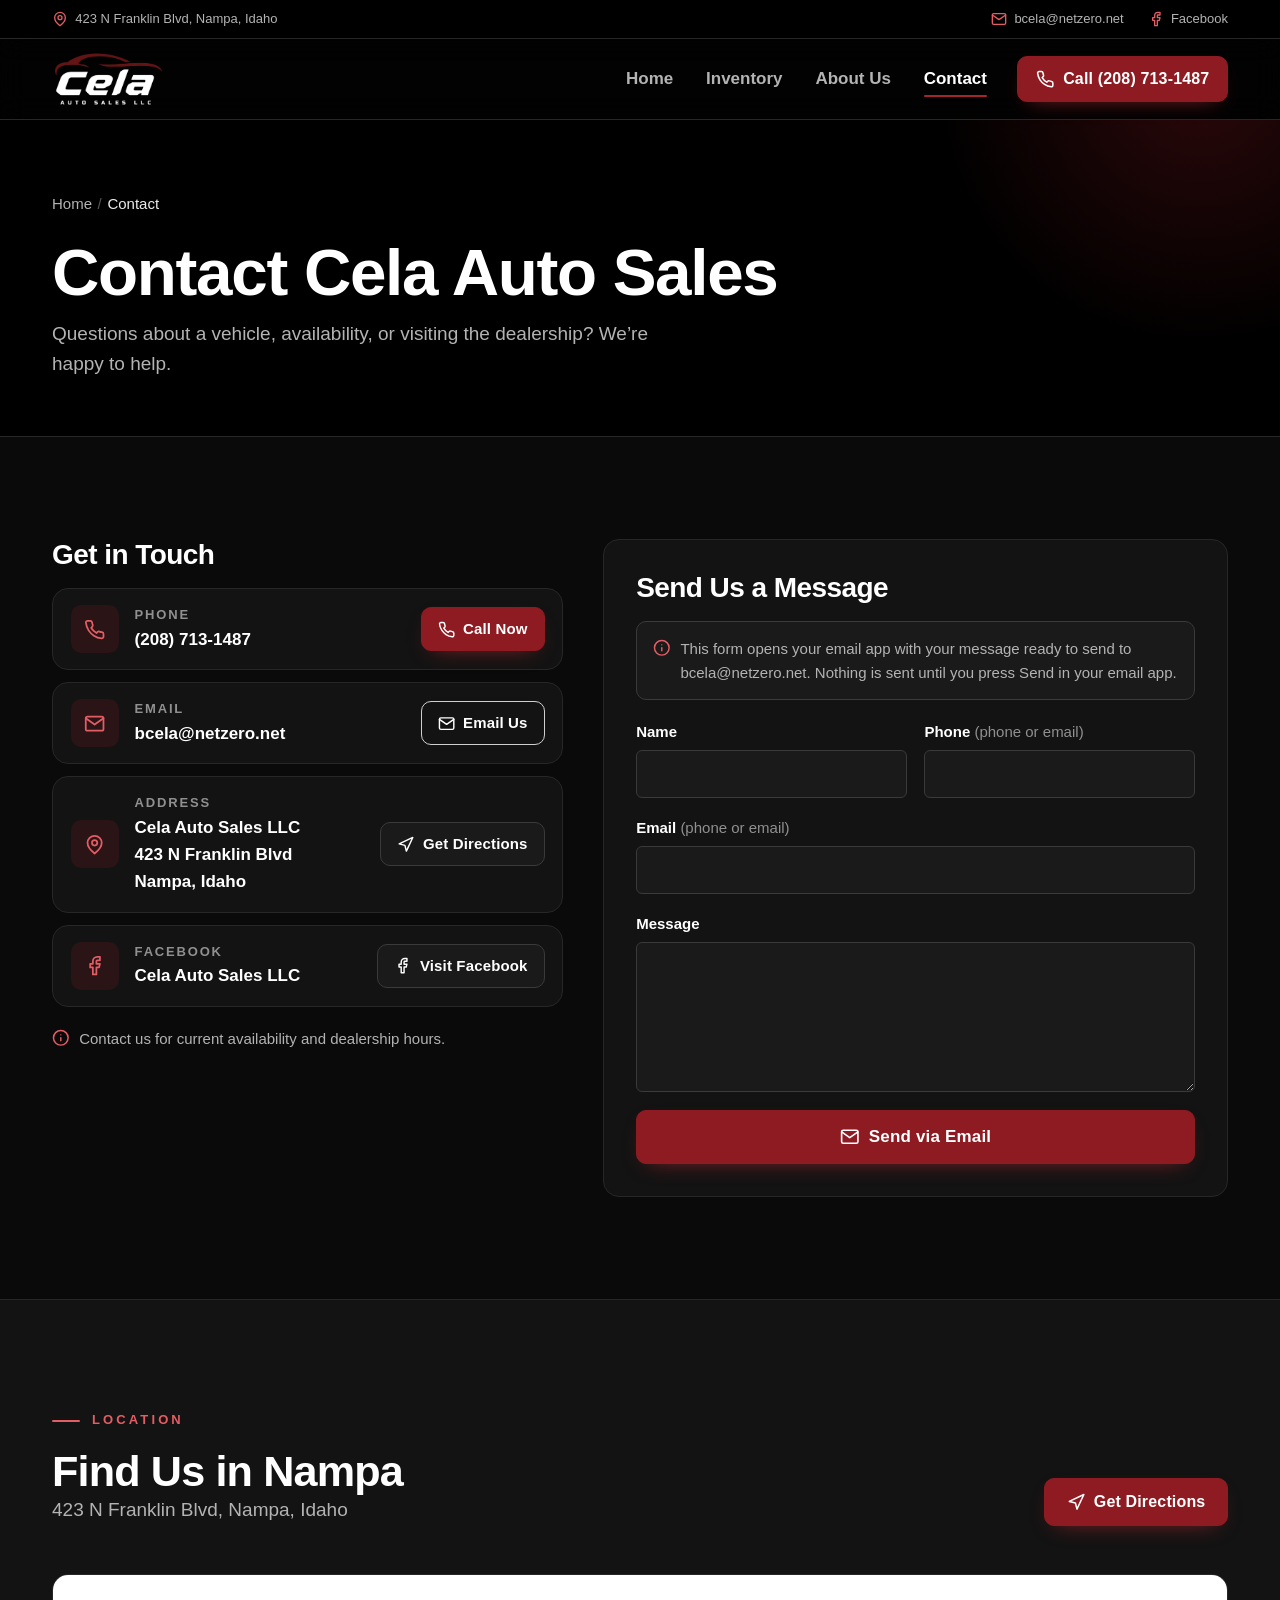
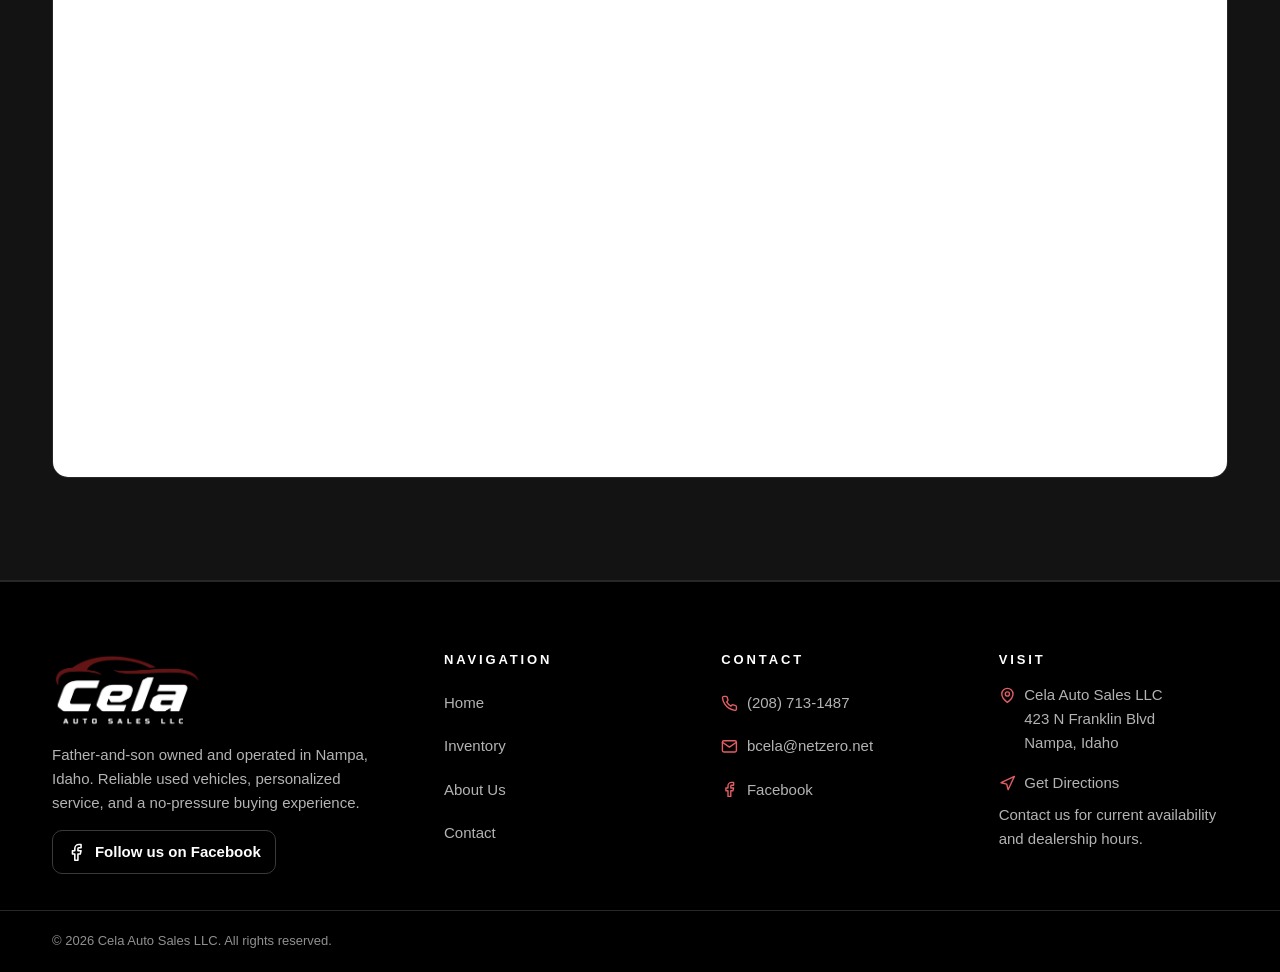
<file: contact.html>
<!DOCTYPE html>
<html lang="en" class="no-js">
<head>
  <meta charset="utf-8">
  <meta name="viewport" content="width=device-width, initial-scale=1, viewport-fit=cover">
  <title>Contact | Cela Auto Sales</title>
  <meta name="description" content="Contact Cela Auto Sales at 423 N Franklin Blvd, Nampa, Idaho. Call (208) 713-1487, email bcela@netzero.net, or message us on Facebook.">
  <meta name="theme-color" content="#000000">
  <meta name="color-scheme" content="dark">
  <meta name="format-detection" content="telephone=no">

  <!-- Open Graph / social sharing -->
  <meta property="og:type" content="website">
  <meta property="og:site_name" content="Cela Auto Sales">
  <meta property="og:locale" content="en_US">
  <meta property="og:title" content="Contact | Cela Auto Sales">
  <meta property="og:description" content="Contact Cela Auto Sales at 423 N Franklin Blvd, Nampa, Idaho. Call (208) 713-1487, email bcela@netzero.net, or message us on Facebook.">
  <meta property="og:image:width" content="1200">
  <meta property="og:image:height" content="630">
  <meta property="og:image:alt" content="Cela Auto Sales logo">
  <meta name="twitter:card" content="summary_large_image">
  <!-- seo:begin -->
  <link rel="canonical" href="https://celaautosales.com/contact.html">
  <meta property="og:url" content="https://celaautosales.com/contact.html">
  <meta property="og:image" content="https://celaautosales.com/images/logo/og-image.jpg">
  <meta name="twitter:image" content="https://celaautosales.com/images/logo/og-image.jpg">
  <script type="application/ld+json">
{
  "@context": "https://schema.org",
  "@graph": [
    {
      "@type": "AutoDealer",
      "@id": "https://celaautosales.com/#dealer",
      "name": "Cela Auto Sales",
      "legalName": "Cela Auto Sales LLC",
      "description": "Father-and-son owned and operated used vehicle dealership in Nampa, Idaho.",
      "telephone": "+1-208-713-1487",
      "email": "bcela@netzero.net",
      "address": {
        "@type": "PostalAddress",
        "streetAddress": "423 N Franklin Blvd",
        "addressLocality": "Nampa",
        "addressRegion": "ID",
        "addressCountry": "US"
      },
      "sameAs": [
        "https://www.facebook.com/people/Cela-Auto-Sales-LLC/61590670534084/"
      ],
      "url": "https://celaautosales.com/",
      "logo": "https://celaautosales.com/images/logo/icon-192.png",
      "image": "https://celaautosales.com/images/logo/og-image.jpg"
    },
    {
      "@type": "BreadcrumbList",
      "itemListElement": [
        {
          "@type": "ListItem",
          "position": 1,
          "name": "Home",
          "item": "https://celaautosales.com/"
        },
        {
          "@type": "ListItem",
          "position": 2,
          "name": "Contact",
          "item": "https://celaautosales.com/contact.html"
        }
      ]
    }
  ]
}
  </script>
  <!-- seo:end -->

  <link rel="icon" type="image/png" sizes="48x48" href="images/logo/favicon-48.png">
  <link rel="icon" type="image/png" sizes="192x192" href="images/logo/icon-192.png">
  <link rel="apple-touch-icon" href="images/logo/apple-touch-icon.png">

  <link rel="stylesheet" href="css/styles.css">
  <link rel="stylesheet" href="css/responsive.css">
  <script>document.documentElement.className = document.documentElement.className.replace(/\bno-js\b/, 'js');</script>
  <script src="js/site-config.js" defer></script>
  <script src="js/app.js" defer></script>
  <script src="js/vehicles.js" defer></script>
  <script src="js/supabase-config.js" defer></script>
  <script src="js/supabase-source.js" defer></script>
</head>
<body>
  <a class="skip-link" href="#main">Skip to main content</a>

  <section class="topbar" aria-label="Dealership contact information">
    <div class="container topbar__inner">
      <a class="topbar__item" href="https://www.google.com/maps/dir/?api=1&amp;destination=423+N+Franklin+Blvd%2C+Nampa%2C+ID" target="_blank" rel="noopener noreferrer"><svg class="icon" viewBox="0 0 24 24" aria-hidden="true" focusable="false"><path d="M20 10c0 6-8 12-8 12s-8-6-8-12a8 8 0 0 1 16 0z"/><circle cx="12" cy="10" r="3"/></svg>423 N Franklin Blvd, Nampa, Idaho<span class="visually-hidden"> (opens in a new tab)</span></a>
      <div class="topbar__links">
        <a href="mailto:bcela@netzero.net"><svg class="icon" viewBox="0 0 24 24" aria-hidden="true" focusable="false"><rect x="2" y="4" width="20" height="16" rx="2"/><path d="m22 6-10 7L2 6"/></svg>bcela@netzero.net</a>
        <a href="https://www.facebook.com/people/Cela-Auto-Sales-LLC/61590670534084/" target="_blank" rel="noopener noreferrer"><svg class="icon" viewBox="0 0 24 24" aria-hidden="true" focusable="false"><path d="M18 2h-3a5 5 0 0 0-5 5v3H7v4h3v8h4v-8h3l1-4h-4V7a1 1 0 0 1 1-1h3z"/></svg>Facebook<span class="visually-hidden"> (opens in a new tab)</span></a>
      </div>
    </div>
  </section>

  <header class="site-header" data-site-header>
    <div class="container site-header__inner">
      <a class="brand" href="index.html">
        <picture>
            <source srcset="images/logo/cela-logo.webp" type="image/webp">
            <img src="images/logo/cela-logo.png" width="632" height="313" alt="Cela Auto Sales LLC home">
          </picture>
      </a>

      <nav class="site-nav" aria-label="Main">
        <ul class="site-nav__list">
          <li><a href="index.html">Home</a></li>
          <li><a href="inventory.html">Inventory</a></li>
          <li><a href="about.html">About Us</a></li>
          <li><a href="contact.html" aria-current="page">Contact</a></li>
        </ul>
      </nav>

      <div class="site-header__actions">
        <a class="btn btn--primary header-call" href="tel:+12087131487">
          <svg class="icon" viewBox="0 0 24 24" aria-hidden="true" focusable="false"><path d="M22 16.92v3a2 2 0 0 1-2.18 2 19.79 19.79 0 0 1-8.63-3.07 19.5 19.5 0 0 1-6-6 19.79 19.79 0 0 1-3.07-8.67A2 2 0 0 1 4.11 2h3a2 2 0 0 1 2 1.72c.12.96.36 1.9.7 2.81a2 2 0 0 1-.45 2.11L8.09 9.91a16 16 0 0 0 6 6l1.27-1.27a2 2 0 0 1 2.11-.45c.91.34 1.85.58 2.81.7A2 2 0 0 1 22 16.92z"/></svg><span class="header-call__short">Call<span class="visually-hidden"> (208) 713-1487</span></span><span class="header-call__full">Call (208) 713-1487</span>
        </a>
        <button class="nav-toggle" type="button" data-nav-toggle aria-expanded="false" aria-controls="mobile-menu" aria-label="Open menu">
          <span class="nav-toggle__bars"></span>
        </button>
      </div>
    </div>

    <div class="mobile-menu" id="mobile-menu" hidden>
      <div class="container mobile-menu__inner">
        <nav aria-label="Mobile">
          <ul class="mobile-menu__list">
            <li><a href="index.html">Home<svg class="icon" viewBox="0 0 24 24" aria-hidden="true" focusable="false"><path d="m9 18 6-6-6-6"/></svg></a></li>
            <li><a href="inventory.html">Inventory<svg class="icon" viewBox="0 0 24 24" aria-hidden="true" focusable="false"><path d="m9 18 6-6-6-6"/></svg></a></li>
            <li><a href="about.html">About Us<svg class="icon" viewBox="0 0 24 24" aria-hidden="true" focusable="false"><path d="m9 18 6-6-6-6"/></svg></a></li>
            <li><a href="contact.html" aria-current="page">Contact<svg class="icon" viewBox="0 0 24 24" aria-hidden="true" focusable="false"><path d="m9 18 6-6-6-6"/></svg></a></li>
          </ul>
        </nav>
        <div class="mobile-menu__actions">
          <a class="btn btn--primary btn--lg" href="tel:+12087131487"><svg class="icon" viewBox="0 0 24 24" aria-hidden="true" focusable="false"><path d="M22 16.92v3a2 2 0 0 1-2.18 2 19.79 19.79 0 0 1-8.63-3.07 19.5 19.5 0 0 1-6-6 19.79 19.79 0 0 1-3.07-8.67A2 2 0 0 1 4.11 2h3a2 2 0 0 1 2 1.72c.12.96.36 1.9.7 2.81a2 2 0 0 1-.45 2.11L8.09 9.91a16 16 0 0 0 6 6l1.27-1.27a2 2 0 0 1 2.11-.45c.91.34 1.85.58 2.81.7A2 2 0 0 1 22 16.92z"/></svg>Call (208) 713-1487</a>
          <a class="btn btn--dark" href="https://www.facebook.com/people/Cela-Auto-Sales-LLC/61590670534084/" target="_blank" rel="noopener noreferrer"><svg class="icon" viewBox="0 0 24 24" aria-hidden="true" focusable="false"><path d="M18 2h-3a5 5 0 0 0-5 5v3H7v4h3v8h4v-8h3l1-4h-4V7a1 1 0 0 1 1-1h3z"/></svg>Facebook<span class="visually-hidden"> (opens in a new tab)</span></a>
        </div>
        <p class="mobile-menu__address"><svg class="icon" viewBox="0 0 24 24" aria-hidden="true" focusable="false"><path d="M20 10c0 6-8 12-8 12s-8-6-8-12a8 8 0 0 1 16 0z"/><circle cx="12" cy="10" r="3"/></svg><span>423 N Franklin Blvd<br>Nampa, Idaho</span></p>
      </div>
    </div>
  </header>

  <main id="main">
    <section class="page-hero" aria-labelledby="page-title">
      <div class="container">
        <nav class="breadcrumb" aria-label="Breadcrumb">
          <ol>
            <li><a href="index.html">Home</a></li>
            <li><span aria-current="page">Contact</span></li>
          </ol>
        </nav>
        <h1 id="page-title">Contact Cela Auto Sales</h1>
        <p class="lead">Questions about a vehicle, availability, or visiting the dealership? We&rsquo;re happy to help.</p>
      </div>
    </section>

    <section class="section" aria-label="Contact options">
      <div class="container contact-layout">
        <div>
          <h2 class="contact-heading">Get in Touch</h2>
          <ul class="method-list">
            <li class="method">
              <span class="method__icon"><svg class="icon" viewBox="0 0 24 24" aria-hidden="true" focusable="false"><path d="M22 16.92v3a2 2 0 0 1-2.18 2 19.79 19.79 0 0 1-8.63-3.07 19.5 19.5 0 0 1-6-6 19.79 19.79 0 0 1-3.07-8.67A2 2 0 0 1 4.11 2h3a2 2 0 0 1 2 1.72c.12.96.36 1.9.7 2.81a2 2 0 0 1-.45 2.11L8.09 9.91a16 16 0 0 0 6 6l1.27-1.27a2 2 0 0 1 2.11-.45c.91.34 1.85.58 2.81.7A2 2 0 0 1 22 16.92z"/></svg></span>
              <div><span class="method__label">Phone</span><span class="method__value">(208) 713-1487</span></div>
              <a class="btn btn--primary btn--sm" href="tel:+12087131487"><svg class="icon" viewBox="0 0 24 24" aria-hidden="true" focusable="false"><path d="M22 16.92v3a2 2 0 0 1-2.18 2 19.79 19.79 0 0 1-8.63-3.07 19.5 19.5 0 0 1-6-6 19.79 19.79 0 0 1-3.07-8.67A2 2 0 0 1 4.11 2h3a2 2 0 0 1 2 1.72c.12.96.36 1.9.7 2.81a2 2 0 0 1-.45 2.11L8.09 9.91a16 16 0 0 0 6 6l1.27-1.27a2 2 0 0 1 2.11-.45c.91.34 1.85.58 2.81.7A2 2 0 0 1 22 16.92z"/></svg>Call Now</a>
            </li>
            <li class="method">
              <span class="method__icon"><svg class="icon" viewBox="0 0 24 24" aria-hidden="true" focusable="false"><rect x="2" y="4" width="20" height="16" rx="2"/><path d="m22 6-10 7L2 6"/></svg></span>
              <div><span class="method__label">Email</span><span class="method__value">bcela@netzero.net</span></div>
              <a class="btn btn--outline btn--sm" href="mailto:bcela@netzero.net"><svg class="icon" viewBox="0 0 24 24" aria-hidden="true" focusable="false"><rect x="2" y="4" width="20" height="16" rx="2"/><path d="m22 6-10 7L2 6"/></svg>Email Us</a>
            </li>
            <li class="method">
              <span class="method__icon"><svg class="icon" viewBox="0 0 24 24" aria-hidden="true" focusable="false"><path d="M20 10c0 6-8 12-8 12s-8-6-8-12a8 8 0 0 1 16 0z"/><circle cx="12" cy="10" r="3"/></svg></span>
              <div><span class="method__label">Address</span><address class="method__value">Cela Auto Sales LLC<br>423 N Franklin Blvd<br>Nampa, Idaho</address></div>
              <a class="btn btn--dark btn--sm" href="https://www.google.com/maps/dir/?api=1&amp;destination=423+N+Franklin+Blvd%2C+Nampa%2C+ID" target="_blank" rel="noopener noreferrer"><svg class="icon" viewBox="0 0 24 24" aria-hidden="true" focusable="false"><polygon points="3 11 22 2 13 21 11 13 3 11"/></svg>Get Directions<span class="visually-hidden"> (opens in a new tab)</span></a>
            </li>
            <li class="method">
              <span class="method__icon"><svg class="icon" viewBox="0 0 24 24" aria-hidden="true" focusable="false"><path d="M18 2h-3a5 5 0 0 0-5 5v3H7v4h3v8h4v-8h3l1-4h-4V7a1 1 0 0 1 1-1h3z"/></svg></span>
              <div><span class="method__label">Facebook</span><span class="method__value">Cela Auto Sales LLC</span></div>
              <a class="btn btn--dark btn--sm" href="https://www.facebook.com/people/Cela-Auto-Sales-LLC/61590670534084/" target="_blank" rel="noopener noreferrer"><svg class="icon" viewBox="0 0 24 24" aria-hidden="true" focusable="false"><path d="M18 2h-3a5 5 0 0 0-5 5v3H7v4h3v8h4v-8h3l1-4h-4V7a1 1 0 0 1 1-1h3z"/></svg>Visit Facebook<span class="visually-hidden"> (opens in a new tab)</span></a>
            </li>
          </ul>
          <p class="note"><svg class="icon" viewBox="0 0 24 24" aria-hidden="true" focusable="false"><circle cx="12" cy="12" r="10"/><path d="M12 16v-4"/><path d="M12 8h.01"/></svg><span>Contact us for current availability and dealership hours.</span></p>
        </div>

        <div class="card form-card">
          <h2 class="contact-heading">Send Us a Message</h2>
          <p class="form-note"><svg class="icon" viewBox="0 0 24 24" aria-hidden="true" focusable="false"><circle cx="12" cy="12" r="10"/><path d="M12 16v-4"/><path d="M12 8h.01"/></svg><span>This form opens your email app with your message ready to send to bcela@netzero.net. Nothing is sent until you press Send in your email app.</span></p>
          <form class="form" data-contact-form action="mailto:bcela@netzero.net" method="post" enctype="text/plain" novalidate>
            <div class="form-grid form-grid--2">
              <div class="field">
                <label class="field-label" for="contact-name">Name</label>
                <input class="input" type="text" id="contact-name" name="name" autocomplete="name" required aria-describedby="contact-name-error">
                <p class="field-error" id="contact-name-error" hidden></p>
              </div>
              <div class="field">
                <label class="field-label" for="contact-phone">Phone <span class="field-optional">(phone or email)</span></label>
                <input class="input" type="tel" id="contact-phone" name="phone" autocomplete="tel" inputmode="tel" aria-describedby="contact-phone-error">
                <p class="field-error" id="contact-phone-error" hidden></p>
              </div>
            </div>
            <div class="field">
              <label class="field-label" for="contact-email">Email <span class="field-optional">(phone or email)</span></label>
              <input class="input" type="email" id="contact-email" name="email" autocomplete="email" aria-describedby="contact-email-error">
              <p class="field-error" id="contact-email-error" hidden></p>
            </div>
            <div class="field">
              <label class="field-label" for="contact-message">Message</label>
              <textarea class="textarea" id="contact-message" name="message" rows="5" required aria-describedby="contact-message-error"></textarea>
              <p class="field-error" id="contact-message-error" hidden></p>
            </div>
            <p class="form-status" data-form-status role="status"></p>
            <button type="submit" class="btn btn--primary btn--lg btn--block"><svg class="icon" viewBox="0 0 24 24" aria-hidden="true" focusable="false"><rect x="2" y="4" width="20" height="16" rx="2"/><path d="m22 6-10 7L2 6"/></svg>Send via Email</button>
          </form>
        </div>
      </div>
    </section>

    <section class="section section--surface" aria-labelledby="map-title">
      <div class="container">
        <div class="section-head section-head--split" data-reveal>
          <div>
            <p class="eyebrow">Location</p>
            <h2 id="map-title">Find Us in Nampa</h2>
            <p>423 N Franklin Blvd, Nampa, Idaho</p>
          </div>
          <a class="btn btn--primary" href="https://www.google.com/maps/dir/?api=1&amp;destination=423+N+Franklin+Blvd%2C+Nampa%2C+ID" target="_blank" rel="noopener noreferrer"><svg class="icon" viewBox="0 0 24 24" aria-hidden="true" focusable="false"><polygon points="3 11 22 2 13 21 11 13 3 11"/></svg>Get Directions<span class="visually-hidden"> (opens in a new tab)</span></a>
        </div>
        <div class="map-frame map-frame--wide" data-reveal>
          <iframe src="https://maps.google.com/maps?q=423%20N%20Franklin%20Blvd%2C%20Nampa%2C%20ID&amp;z=15&amp;output=embed" title="Map showing Cela Auto Sales LLC at 423 N Franklin Blvd, Nampa, Idaho" loading="lazy" referrerpolicy="no-referrer-when-downgrade"></iframe>
        </div>
      </div>
    </section>
  </main>

  <footer class="site-footer">
    <div class="container site-footer__grid">
      <div class="site-footer__brand">
        <picture>
          <source srcset="images/logo/cela-logo.webp" type="image/webp">
          <img src="images/logo/cela-logo.png" width="632" height="313" alt="Cela Auto Sales LLC" loading="lazy" decoding="async">
        </picture>
        <p>Father-and-son owned and operated in Nampa, Idaho. Reliable used vehicles, personalized service, and a no-pressure buying experience.</p>
        <a class="social-link" href="https://www.facebook.com/people/Cela-Auto-Sales-LLC/61590670534084/" target="_blank" rel="noopener noreferrer"><svg class="icon" viewBox="0 0 24 24" aria-hidden="true" focusable="false"><path d="M18 2h-3a5 5 0 0 0-5 5v3H7v4h3v8h4v-8h3l1-4h-4V7a1 1 0 0 1 1-1h3z"/></svg>Follow us on Facebook<span class="visually-hidden"> (opens in a new tab)</span></a>
      </div>

      <nav aria-labelledby="footer-nav-title">
        <h2 id="footer-nav-title">Navigation</h2>
        <ul class="footer-links">
          <li><a href="index.html">Home</a></li>
          <li><a href="inventory.html">Inventory</a></li>
          <li><a href="about.html">About Us</a></li>
          <li><a href="contact.html">Contact</a></li>
        </ul>
      </nav>

      <div>
        <h2>Contact</h2>
        <ul class="footer-links">
          <li><a href="tel:+12087131487"><svg class="icon" viewBox="0 0 24 24" aria-hidden="true" focusable="false"><path d="M22 16.92v3a2 2 0 0 1-2.18 2 19.79 19.79 0 0 1-8.63-3.07 19.5 19.5 0 0 1-6-6 19.79 19.79 0 0 1-3.07-8.67A2 2 0 0 1 4.11 2h3a2 2 0 0 1 2 1.72c.12.96.36 1.9.7 2.81a2 2 0 0 1-.45 2.11L8.09 9.91a16 16 0 0 0 6 6l1.27-1.27a2 2 0 0 1 2.11-.45c.91.34 1.85.58 2.81.7A2 2 0 0 1 22 16.92z"/></svg>(208) 713-1487</a></li>
          <li><a href="mailto:bcela@netzero.net"><svg class="icon" viewBox="0 0 24 24" aria-hidden="true" focusable="false"><rect x="2" y="4" width="20" height="16" rx="2"/><path d="m22 6-10 7L2 6"/></svg>bcela@netzero.net</a></li>
          <li><a href="https://www.facebook.com/people/Cela-Auto-Sales-LLC/61590670534084/" target="_blank" rel="noopener noreferrer"><svg class="icon" viewBox="0 0 24 24" aria-hidden="true" focusable="false"><path d="M18 2h-3a5 5 0 0 0-5 5v3H7v4h3v8h4v-8h3l1-4h-4V7a1 1 0 0 1 1-1h3z"/></svg>Facebook<span class="visually-hidden"> (opens in a new tab)</span></a></li>
        </ul>
      </div>

      <div>
        <h2>Visit</h2>
        <address class="footer-address"><svg class="icon" viewBox="0 0 24 24" aria-hidden="true" focusable="false"><path d="M20 10c0 6-8 12-8 12s-8-6-8-12a8 8 0 0 1 16 0z"/><circle cx="12" cy="10" r="3"/></svg><span>Cela Auto Sales LLC<br>423 N Franklin Blvd<br>Nampa, Idaho</span></address>
        <ul class="footer-links">
          <li><a href="https://www.google.com/maps/dir/?api=1&amp;destination=423+N+Franklin+Blvd%2C+Nampa%2C+ID" target="_blank" rel="noopener noreferrer"><svg class="icon" viewBox="0 0 24 24" aria-hidden="true" focusable="false"><polygon points="3 11 22 2 13 21 11 13 3 11"/></svg>Get Directions<span class="visually-hidden"> (opens in a new tab)</span></a></li>
        </ul>
        <p>Contact us for current availability and dealership hours.</p>
      </div>
    </div>

    <div class="site-footer__bottom">
      <div class="container">
        <p>&copy; 2026 Cela Auto Sales LLC. All rights reserved.</p>
      </div>
    </div>
  </footer>
</body>
</html>
</file>
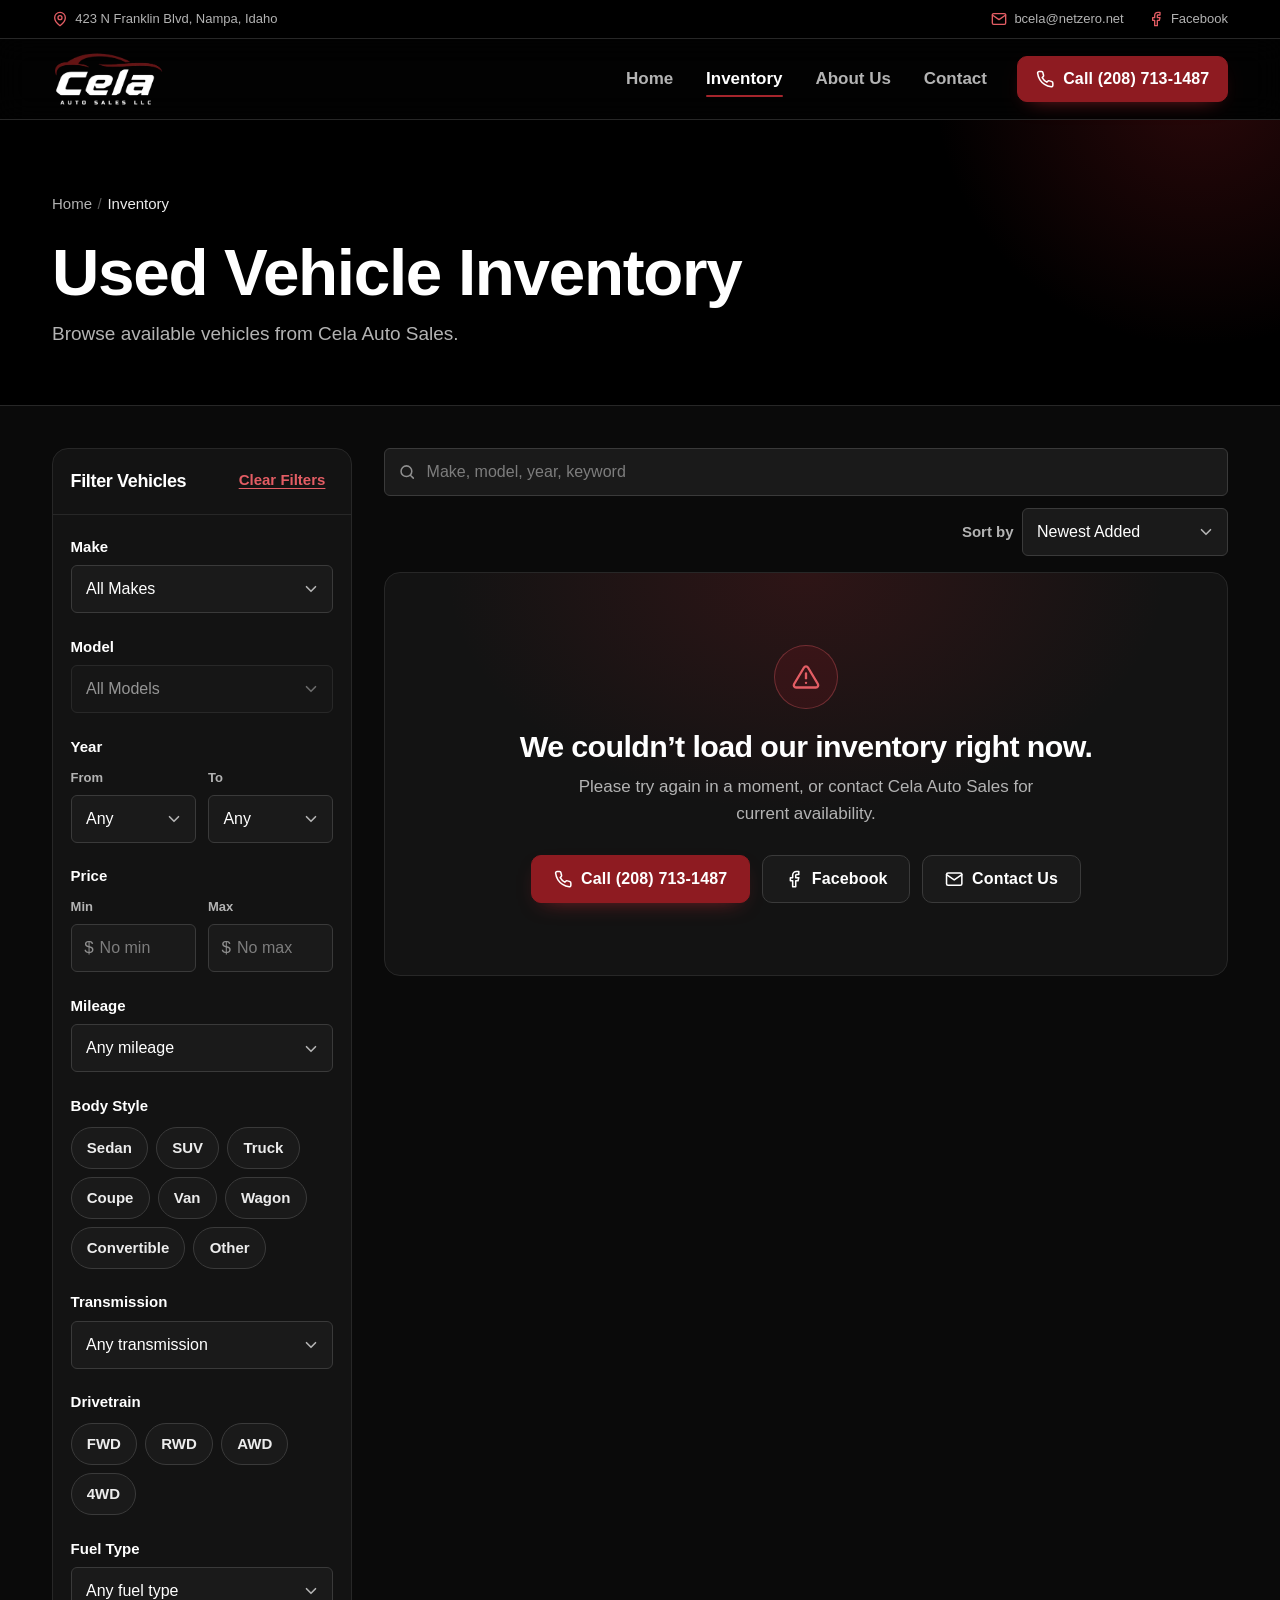
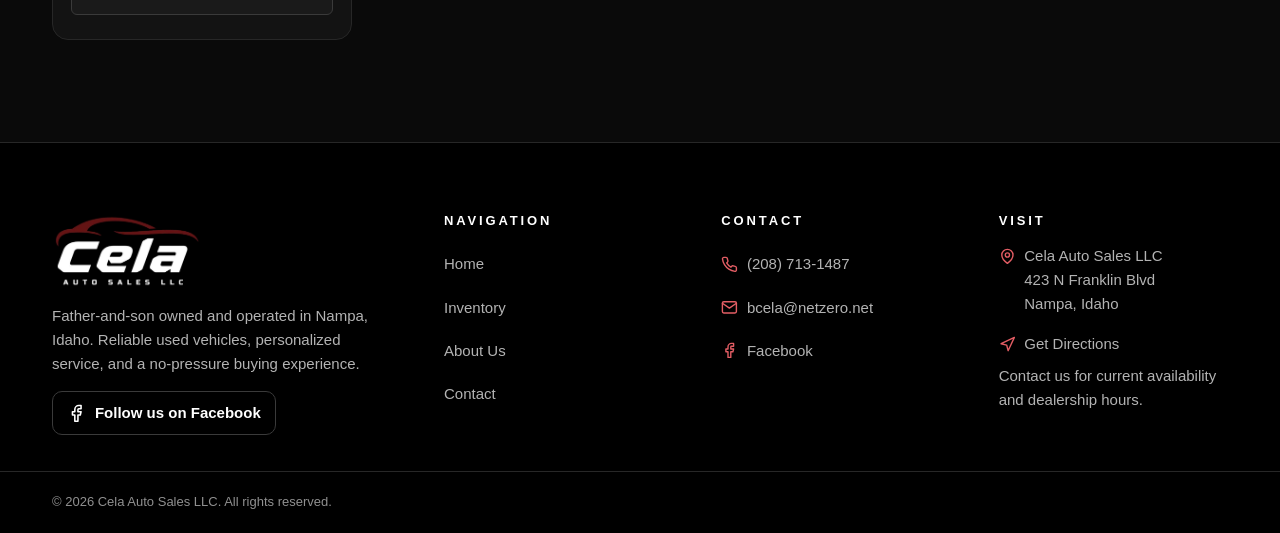
<file: inventory.html>
<!DOCTYPE html>
<html lang="en" class="no-js">
<head>
  <meta charset="utf-8">
  <meta name="viewport" content="width=device-width, initial-scale=1, viewport-fit=cover">
  <title>Inventory | Cela Auto Sales</title>
  <meta name="description" content="Explore available vehicles at Cela Auto Sales in Nampa, Idaho. Browse photos, vehicle information and current dealership inventory.">
  <meta name="theme-color" content="#000000">
  <meta name="color-scheme" content="dark">
  <meta name="format-detection" content="telephone=no">

  <!-- Open Graph / social sharing -->
  <meta property="og:type" content="website">
  <meta property="og:site_name" content="Cela Auto Sales">
  <meta property="og:locale" content="en_US">
  <meta property="og:title" content="Inventory | Cela Auto Sales">
  <meta property="og:description" content="Explore available vehicles at Cela Auto Sales in Nampa, Idaho. Browse photos, vehicle information and current dealership inventory.">
  <meta property="og:image:width" content="1200">
  <meta property="og:image:height" content="630">
  <meta property="og:image:alt" content="Cela Auto Sales logo">
  <meta name="twitter:card" content="summary_large_image">
  <!-- seo:begin -->
  <link rel="canonical" href="https://celaautosales.com/inventory.html">
  <meta property="og:url" content="https://celaautosales.com/inventory.html">
  <meta property="og:image" content="https://celaautosales.com/images/logo/og-image.jpg">
  <meta name="twitter:image" content="https://celaautosales.com/images/logo/og-image.jpg">
  <script type="application/ld+json">
{
  "@context": "https://schema.org",
  "@graph": [
    {
      "@type": "BreadcrumbList",
      "itemListElement": [
        {
          "@type": "ListItem",
          "position": 1,
          "name": "Home",
          "item": "https://celaautosales.com/"
        },
        {
          "@type": "ListItem",
          "position": 2,
          "name": "Inventory",
          "item": "https://celaautosales.com/inventory.html"
        }
      ]
    }
  ]
}
  </script>
  <!-- seo:end -->

  <link rel="icon" type="image/png" sizes="48x48" href="images/logo/favicon-48.png">
  <link rel="icon" type="image/png" sizes="192x192" href="images/logo/icon-192.png">
  <link rel="apple-touch-icon" href="images/logo/apple-touch-icon.png">

  <link rel="stylesheet" href="css/styles.css">
  <link rel="stylesheet" href="css/responsive.css">
  <script>document.documentElement.className = document.documentElement.className.replace(/\bno-js\b/, 'js');</script>
  <script src="js/site-config.js" defer></script>
  <script src="js/app.js" defer></script>
  <script src="js/vehicles.js" defer></script>
  <script src="js/supabase-config.js" defer></script>
  <script src="js/supabase-source.js" defer></script>
  <script src="js/inventory.js" defer></script>
</head>
<body>
  <a class="skip-link" href="#main">Skip to main content</a>

  <section class="topbar" aria-label="Dealership contact information">
    <div class="container topbar__inner">
      <a class="topbar__item" href="https://www.google.com/maps/dir/?api=1&amp;destination=423+N+Franklin+Blvd%2C+Nampa%2C+ID" target="_blank" rel="noopener noreferrer"><svg class="icon" viewBox="0 0 24 24" aria-hidden="true" focusable="false"><path d="M20 10c0 6-8 12-8 12s-8-6-8-12a8 8 0 0 1 16 0z"/><circle cx="12" cy="10" r="3"/></svg>423 N Franklin Blvd, Nampa, Idaho<span class="visually-hidden"> (opens in a new tab)</span></a>
      <div class="topbar__links">
        <a href="mailto:bcela@netzero.net"><svg class="icon" viewBox="0 0 24 24" aria-hidden="true" focusable="false"><rect x="2" y="4" width="20" height="16" rx="2"/><path d="m22 6-10 7L2 6"/></svg>bcela@netzero.net</a>
        <a href="https://www.facebook.com/people/Cela-Auto-Sales-LLC/61590670534084/" target="_blank" rel="noopener noreferrer"><svg class="icon" viewBox="0 0 24 24" aria-hidden="true" focusable="false"><path d="M18 2h-3a5 5 0 0 0-5 5v3H7v4h3v8h4v-8h3l1-4h-4V7a1 1 0 0 1 1-1h3z"/></svg>Facebook<span class="visually-hidden"> (opens in a new tab)</span></a>
      </div>
    </div>
  </section>

  <header class="site-header" data-site-header>
    <div class="container site-header__inner">
      <a class="brand" href="index.html">
        <picture>
            <source srcset="images/logo/cela-logo.webp" type="image/webp">
            <img src="images/logo/cela-logo.png" width="632" height="313" alt="Cela Auto Sales LLC home">
          </picture>
      </a>

      <nav class="site-nav" aria-label="Main">
        <ul class="site-nav__list">
          <li><a href="index.html">Home</a></li>
          <li><a href="inventory.html" aria-current="page">Inventory</a></li>
          <li><a href="about.html">About Us</a></li>
          <li><a href="contact.html">Contact</a></li>
        </ul>
      </nav>

      <div class="site-header__actions">
        <a class="btn btn--primary header-call" href="tel:+12087131487">
          <svg class="icon" viewBox="0 0 24 24" aria-hidden="true" focusable="false"><path d="M22 16.92v3a2 2 0 0 1-2.18 2 19.79 19.79 0 0 1-8.63-3.07 19.5 19.5 0 0 1-6-6 19.79 19.79 0 0 1-3.07-8.67A2 2 0 0 1 4.11 2h3a2 2 0 0 1 2 1.72c.12.96.36 1.9.7 2.81a2 2 0 0 1-.45 2.11L8.09 9.91a16 16 0 0 0 6 6l1.27-1.27a2 2 0 0 1 2.11-.45c.91.34 1.85.58 2.81.7A2 2 0 0 1 22 16.92z"/></svg><span class="header-call__short">Call<span class="visually-hidden"> (208) 713-1487</span></span><span class="header-call__full">Call (208) 713-1487</span>
        </a>
        <button class="nav-toggle" type="button" data-nav-toggle aria-expanded="false" aria-controls="mobile-menu" aria-label="Open menu">
          <span class="nav-toggle__bars"></span>
        </button>
      </div>
    </div>

    <div class="mobile-menu" id="mobile-menu" hidden>
      <div class="container mobile-menu__inner">
        <nav aria-label="Mobile">
          <ul class="mobile-menu__list">
            <li><a href="index.html">Home<svg class="icon" viewBox="0 0 24 24" aria-hidden="true" focusable="false"><path d="m9 18 6-6-6-6"/></svg></a></li>
            <li><a href="inventory.html" aria-current="page">Inventory<svg class="icon" viewBox="0 0 24 24" aria-hidden="true" focusable="false"><path d="m9 18 6-6-6-6"/></svg></a></li>
            <li><a href="about.html">About Us<svg class="icon" viewBox="0 0 24 24" aria-hidden="true" focusable="false"><path d="m9 18 6-6-6-6"/></svg></a></li>
            <li><a href="contact.html">Contact<svg class="icon" viewBox="0 0 24 24" aria-hidden="true" focusable="false"><path d="m9 18 6-6-6-6"/></svg></a></li>
          </ul>
        </nav>
        <div class="mobile-menu__actions">
          <a class="btn btn--primary btn--lg" href="tel:+12087131487"><svg class="icon" viewBox="0 0 24 24" aria-hidden="true" focusable="false"><path d="M22 16.92v3a2 2 0 0 1-2.18 2 19.79 19.79 0 0 1-8.63-3.07 19.5 19.5 0 0 1-6-6 19.79 19.79 0 0 1-3.07-8.67A2 2 0 0 1 4.11 2h3a2 2 0 0 1 2 1.72c.12.96.36 1.9.7 2.81a2 2 0 0 1-.45 2.11L8.09 9.91a16 16 0 0 0 6 6l1.27-1.27a2 2 0 0 1 2.11-.45c.91.34 1.85.58 2.81.7A2 2 0 0 1 22 16.92z"/></svg>Call (208) 713-1487</a>
          <a class="btn btn--dark" href="https://www.facebook.com/people/Cela-Auto-Sales-LLC/61590670534084/" target="_blank" rel="noopener noreferrer"><svg class="icon" viewBox="0 0 24 24" aria-hidden="true" focusable="false"><path d="M18 2h-3a5 5 0 0 0-5 5v3H7v4h3v8h4v-8h3l1-4h-4V7a1 1 0 0 1 1-1h3z"/></svg>Facebook<span class="visually-hidden"> (opens in a new tab)</span></a>
        </div>
        <p class="mobile-menu__address"><svg class="icon" viewBox="0 0 24 24" aria-hidden="true" focusable="false"><path d="M20 10c0 6-8 12-8 12s-8-6-8-12a8 8 0 0 1 16 0z"/><circle cx="12" cy="10" r="3"/></svg><span>423 N Franklin Blvd<br>Nampa, Idaho</span></p>
      </div>
    </div>
  </header>

  <main id="main">
    <section class="page-hero" aria-labelledby="page-title">
      <div class="container">
        <nav class="breadcrumb" aria-label="Breadcrumb">
          <ol>
            <li><a href="index.html">Home</a></li>
            <li><span aria-current="page">Inventory</span></li>
          </ol>
        </nav>
        <h1 id="page-title">Used Vehicle Inventory</h1>
        <p class="lead">Browse available vehicles from Cela Auto Sales.</p>
      </div>
    </section>

    <section class="inventory" data-inventory aria-label="Vehicle search and results">
      <div class="container inventory-layout">

        <aside class="filters" id="filter-panel" aria-labelledby="filters-title">
          <div class="filters__header">
            <h2 class="filters__title" id="filters-title">Filter Vehicles</h2>
            <button type="button" class="clear-link filters__clear-desktop" data-clear-filters>Clear Filters</button>
            <button type="button" class="icon-btn filters__close" data-filters-close aria-label="Close filters"><svg class="icon" viewBox="0 0 24 24" aria-hidden="true" focusable="false"><path d="M18 6 6 18"/><path d="m6 6 12 12"/></svg></button>
          </div>

          <form class="filters__body" id="inventory-filters" novalidate>
            <div class="field">
              <label class="filter-label" for="filter-make">Make</label>
              <select class="select" id="filter-make" name="make">
                <option value="">All Makes</option>
              </select>
            </div>

            <div class="field">
              <label class="filter-label" for="filter-model">Model</label>
              <select class="select" id="filter-model" name="model" disabled>
                <option value="">All Models</option>
              </select>
            </div>

            <fieldset class="filter-group">
              <legend class="filter-label">Year</legend>
              <div class="field-pair">
                <div class="field">
                  <label class="field-sublabel" for="filter-year-min">From</label>
                  <select class="select" id="filter-year-min" name="yearMin">
                    <option value="">Any</option>
                  </select>
                </div>
                <div class="field">
                  <label class="field-sublabel" for="filter-year-max">To</label>
                  <select class="select" id="filter-year-max" name="yearMax">
                    <option value="">Any</option>
                  </select>
                </div>
              </div>
            </fieldset>

            <fieldset class="filter-group">
              <legend class="filter-label">Price</legend>
              <div class="field-pair">
                <div class="field">
                  <label class="field-sublabel" for="filter-price-min">Min</label>
                  <div class="input-affix">
                    <span class="input-affix__text" aria-hidden="true">$</span>
                    <input class="input" type="text" id="filter-price-min" name="priceMin" inputmode="numeric" autocomplete="off" placeholder="No min">
                  </div>
                </div>
                <div class="field">
                  <label class="field-sublabel" for="filter-price-max">Max</label>
                  <div class="input-affix">
                    <span class="input-affix__text" aria-hidden="true">$</span>
                    <input class="input" type="text" id="filter-price-max" name="priceMax" inputmode="numeric" autocomplete="off" placeholder="No max">
                  </div>
                </div>
              </div>
            </fieldset>

            <div class="field">
              <label class="filter-label" for="filter-mileage">Mileage</label>
              <select class="select" id="filter-mileage" name="mileageMax">
                <option value="">Any mileage</option>
                <option value="25000">Up to 25,000 miles</option>
                <option value="50000">Up to 50,000 miles</option>
                <option value="75000">Up to 75,000 miles</option>
                <option value="100000">Up to 100,000 miles</option>
                <option value="150000">Up to 150,000 miles</option>
                <option value="200000">Up to 200,000 miles</option>
              </select>
            </div>

            <fieldset class="filter-group">
              <legend class="filter-label">Body Style</legend>
              <div class="chip-group">
                <label class="chip"><input type="checkbox" name="body" value="Sedan"><span>Sedan</span></label>
                <label class="chip"><input type="checkbox" name="body" value="SUV"><span>SUV</span></label>
                <label class="chip"><input type="checkbox" name="body" value="Truck"><span>Truck</span></label>
                <label class="chip"><input type="checkbox" name="body" value="Coupe"><span>Coupe</span></label>
                <label class="chip"><input type="checkbox" name="body" value="Van"><span>Van</span></label>
                <label class="chip"><input type="checkbox" name="body" value="Wagon"><span>Wagon</span></label>
                <label class="chip"><input type="checkbox" name="body" value="Convertible"><span>Convertible</span></label>
                <label class="chip"><input type="checkbox" name="body" value="Other"><span>Other</span></label>
              </div>
            </fieldset>

            <div class="field">
              <label class="filter-label" for="filter-transmission">Transmission</label>
              <select class="select" id="filter-transmission" name="transmission">
                <option value="">Any transmission</option>
                <option value="Automatic">Automatic</option>
                <option value="Manual">Manual</option>
                <option value="Other">Other</option>
              </select>
            </div>

            <fieldset class="filter-group">
              <legend class="filter-label">Drivetrain</legend>
              <div class="chip-group">
                <label class="chip"><input type="checkbox" name="drivetrain" value="FWD"><span>FWD</span></label>
                <label class="chip"><input type="checkbox" name="drivetrain" value="RWD"><span>RWD</span></label>
                <label class="chip"><input type="checkbox" name="drivetrain" value="AWD"><span>AWD</span></label>
                <label class="chip"><input type="checkbox" name="drivetrain" value="4WD"><span>4WD</span></label>
              </div>
            </fieldset>

            <div class="field">
              <label class="filter-label" for="filter-fuel">Fuel Type</label>
              <select class="select" id="filter-fuel" name="fuel">
                <option value="">Any fuel type</option>
                <option value="Gasoline">Gasoline</option>
                <option value="Diesel">Diesel</option>
                <option value="Hybrid">Hybrid</option>
                <option value="Electric">Electric</option>
                <option value="Other">Other</option>
              </select>
            </div>
          </form>

          <div class="filters__footer">
            <button type="button" class="btn btn--dark" data-clear-filters>Clear</button>
            <button type="button" class="btn btn--primary" data-filters-apply>Show results</button>
          </div>
        </aside>

        <div class="inventory-results">
          <div class="inventory-toolbar">
            <div class="input-icon" role="search">
              <svg class="icon" viewBox="0 0 24 24" aria-hidden="true" focusable="false"><circle cx="11" cy="11" r="7"/><path d="m20 20-3.5-3.5"/></svg>
              <label class="visually-hidden" for="filter-q">Search vehicles</label>
              <input class="input" type="search" id="filter-q" name="q" form="inventory-filters" placeholder="Make, model, year, keyword" autocomplete="off" enterkeyhint="search">
            </div>
            <div class="inventory-toolbar__row">
              <button type="button" class="btn btn--dark filter-toggle" data-filters-open aria-controls="filter-panel" aria-expanded="false">
                <svg class="icon" viewBox="0 0 24 24" aria-hidden="true" focusable="false"><path d="M4 21v-7M4 10V3M12 21v-9M12 8V3M20 21v-5M20 12V3M1 14h6M9 8h6M17 16h6"/></svg>Filters<span class="filter-toggle__count" data-filter-count hidden>0</span>
              </button>
              <p class="results-count" data-results-count aria-live="polite">Loading vehicles&hellip;</p>
              <div class="sort-control">
                <label for="sort-by">Sort by</label>
                <select class="select" id="sort-by" name="sort" form="inventory-filters">
                  <option value="newest">Newest Added</option>
                  <option value="price-asc">Price: Low to High</option>
                  <option value="price-desc">Price: High to Low</option>
                  <option value="mileage-asc">Mileage: Low to High</option>
                  <option value="year-desc">Year: Newest</option>
                  <option value="year-asc">Year: Oldest</option>
                </select>
              </div>
            </div>
            <ul class="active-filters" data-active-filters aria-label="Active filters" hidden></ul>
          </div>

          <div class="vehicle-grid" data-results>
            <p class="loading-state js-only">Loading vehicles&hellip;</p>
            <noscript>
            <div class="empty-state">
              <h2>Our inventory is being updated.</h2>
              <p>Please contact Cela Auto Sales for current vehicle availability.</p>
              <div class="btn-group">
                <a class="btn btn--primary" href="tel:+12087131487"><svg class="icon" viewBox="0 0 24 24" aria-hidden="true" focusable="false"><path d="M22 16.92v3a2 2 0 0 1-2.18 2 19.79 19.79 0 0 1-8.63-3.07 19.5 19.5 0 0 1-6-6 19.79 19.79 0 0 1-3.07-8.67A2 2 0 0 1 4.11 2h3a2 2 0 0 1 2 1.72c.12.96.36 1.9.7 2.81a2 2 0 0 1-.45 2.11L8.09 9.91a16 16 0 0 0 6 6l1.27-1.27a2 2 0 0 1 2.11-.45c.91.34 1.85.58 2.81.7A2 2 0 0 1 22 16.92z"/></svg>Call (208) 713-1487</a>
                <a class="btn btn--dark" href="https://www.facebook.com/people/Cela-Auto-Sales-LLC/61590670534084/" target="_blank" rel="noopener noreferrer"><svg class="icon" viewBox="0 0 24 24" aria-hidden="true" focusable="false"><path d="M18 2h-3a5 5 0 0 0-5 5v3H7v4h3v8h4v-8h3l1-4h-4V7a1 1 0 0 1 1-1h3z"/></svg>Facebook<span class="visually-hidden"> (opens in a new tab)</span></a>
                <a class="btn btn--dark" href="contact.html"><svg class="icon" viewBox="0 0 24 24" aria-hidden="true" focusable="false"><rect x="2" y="4" width="20" height="16" rx="2"/><path d="m22 6-10 7L2 6"/></svg>Contact Us</a>
              </div>
            </div>
          </noscript>
          </div>
        </div>
      </div>
      <div class="filters-backdrop" data-filters-backdrop hidden></div>
    </section>
  </main>

  <footer class="site-footer">
    <div class="container site-footer__grid">
      <div class="site-footer__brand">
        <picture>
          <source srcset="images/logo/cela-logo.webp" type="image/webp">
          <img src="images/logo/cela-logo.png" width="632" height="313" alt="Cela Auto Sales LLC" loading="lazy" decoding="async">
        </picture>
        <p>Father-and-son owned and operated in Nampa, Idaho. Reliable used vehicles, personalized service, and a no-pressure buying experience.</p>
        <a class="social-link" href="https://www.facebook.com/people/Cela-Auto-Sales-LLC/61590670534084/" target="_blank" rel="noopener noreferrer"><svg class="icon" viewBox="0 0 24 24" aria-hidden="true" focusable="false"><path d="M18 2h-3a5 5 0 0 0-5 5v3H7v4h3v8h4v-8h3l1-4h-4V7a1 1 0 0 1 1-1h3z"/></svg>Follow us on Facebook<span class="visually-hidden"> (opens in a new tab)</span></a>
      </div>

      <nav aria-labelledby="footer-nav-title">
        <h2 id="footer-nav-title">Navigation</h2>
        <ul class="footer-links">
          <li><a href="index.html">Home</a></li>
          <li><a href="inventory.html">Inventory</a></li>
          <li><a href="about.html">About Us</a></li>
          <li><a href="contact.html">Contact</a></li>
        </ul>
      </nav>

      <div>
        <h2>Contact</h2>
        <ul class="footer-links">
          <li><a href="tel:+12087131487"><svg class="icon" viewBox="0 0 24 24" aria-hidden="true" focusable="false"><path d="M22 16.92v3a2 2 0 0 1-2.18 2 19.79 19.79 0 0 1-8.63-3.07 19.5 19.5 0 0 1-6-6 19.79 19.79 0 0 1-3.07-8.67A2 2 0 0 1 4.11 2h3a2 2 0 0 1 2 1.72c.12.96.36 1.9.7 2.81a2 2 0 0 1-.45 2.11L8.09 9.91a16 16 0 0 0 6 6l1.27-1.27a2 2 0 0 1 2.11-.45c.91.34 1.85.58 2.81.7A2 2 0 0 1 22 16.92z"/></svg>(208) 713-1487</a></li>
          <li><a href="mailto:bcela@netzero.net"><svg class="icon" viewBox="0 0 24 24" aria-hidden="true" focusable="false"><rect x="2" y="4" width="20" height="16" rx="2"/><path d="m22 6-10 7L2 6"/></svg>bcela@netzero.net</a></li>
          <li><a href="https://www.facebook.com/people/Cela-Auto-Sales-LLC/61590670534084/" target="_blank" rel="noopener noreferrer"><svg class="icon" viewBox="0 0 24 24" aria-hidden="true" focusable="false"><path d="M18 2h-3a5 5 0 0 0-5 5v3H7v4h3v8h4v-8h3l1-4h-4V7a1 1 0 0 1 1-1h3z"/></svg>Facebook<span class="visually-hidden"> (opens in a new tab)</span></a></li>
        </ul>
      </div>

      <div>
        <h2>Visit</h2>
        <address class="footer-address"><svg class="icon" viewBox="0 0 24 24" aria-hidden="true" focusable="false"><path d="M20 10c0 6-8 12-8 12s-8-6-8-12a8 8 0 0 1 16 0z"/><circle cx="12" cy="10" r="3"/></svg><span>Cela Auto Sales LLC<br>423 N Franklin Blvd<br>Nampa, Idaho</span></address>
        <ul class="footer-links">
          <li><a href="https://www.google.com/maps/dir/?api=1&amp;destination=423+N+Franklin+Blvd%2C+Nampa%2C+ID" target="_blank" rel="noopener noreferrer"><svg class="icon" viewBox="0 0 24 24" aria-hidden="true" focusable="false"><polygon points="3 11 22 2 13 21 11 13 3 11"/></svg>Get Directions<span class="visually-hidden"> (opens in a new tab)</span></a></li>
        </ul>
        <p>Contact us for current availability and dealership hours.</p>
      </div>
    </div>

    <div class="site-footer__bottom">
      <div class="container">
        <p>&copy; 2026 Cela Auto Sales LLC. All rights reserved.</p>
      </div>
    </div>
  </footer>
</body>
</html>
</file>
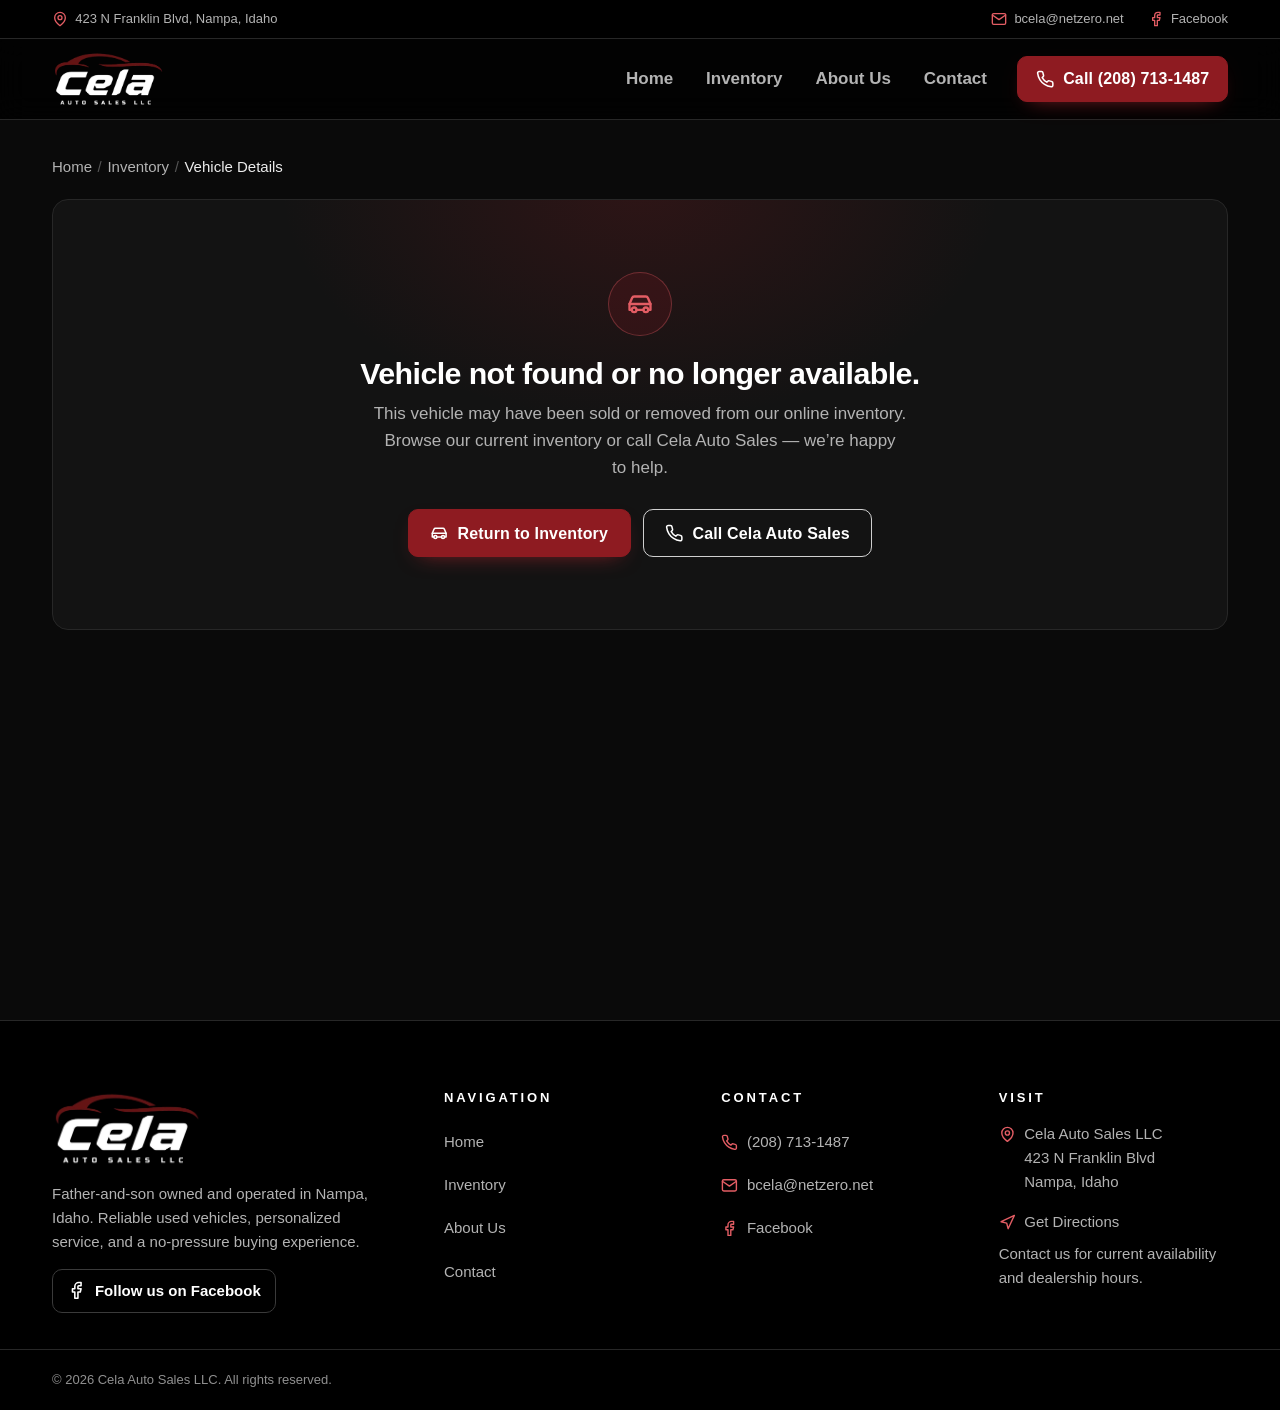
<file: vehicle.html>
<!DOCTYPE html>
<html lang="en" class="no-js">
<head>
  <meta charset="utf-8">
  <meta name="viewport" content="width=device-width, initial-scale=1, viewport-fit=cover">
  <title>Vehicle Details | Cela Auto Sales</title>
  <meta name="description" content="Vehicle details from Cela Auto Sales, a father-and-son owned used vehicle dealership in Nampa, Idaho.">
  <meta name="theme-color" content="#000000">
  <meta name="color-scheme" content="dark">
  <meta name="format-detection" content="telephone=no">

  <!-- Open Graph / social sharing -->
  <meta property="og:type" content="website">
  <meta property="og:site_name" content="Cela Auto Sales">
  <meta property="og:locale" content="en_US">
  <meta property="og:title" content="Vehicle Details | Cela Auto Sales">
  <meta property="og:description" content="Vehicle details from Cela Auto Sales, a father-and-son owned used vehicle dealership in Nampa, Idaho.">
  <meta property="og:image:width" content="1200">
  <meta property="og:image:height" content="630">
  <meta property="og:image:alt" content="Cela Auto Sales logo">
  <meta name="twitter:card" content="summary_large_image">
  <!-- seo:begin -->
  <meta property="og:image" content="https://celaautosales.com/images/logo/og-image.jpg">
  <meta name="twitter:image" content="https://celaautosales.com/images/logo/og-image.jpg">
  <!-- seo:end -->

  <link rel="icon" type="image/png" sizes="48x48" href="images/logo/favicon-48.png">
  <link rel="icon" type="image/png" sizes="192x192" href="images/logo/icon-192.png">
  <link rel="apple-touch-icon" href="images/logo/apple-touch-icon.png">

  <link rel="stylesheet" href="css/styles.css">
  <link rel="stylesheet" href="css/responsive.css">
  <script>document.documentElement.className = document.documentElement.className.replace(/\bno-js\b/, 'js');</script>
  <script src="js/site-config.js" defer></script>
  <script src="js/app.js" defer></script>
  <script src="js/vehicles.js" defer></script>
  <script src="js/supabase-config.js" defer></script>
  <script src="js/supabase-source.js" defer></script>
  <script src="js/vehicle-detail.js" defer></script>
</head>
<body>
  <a class="skip-link" href="#main">Skip to main content</a>

  <section class="topbar" aria-label="Dealership contact information">
    <div class="container topbar__inner">
      <a class="topbar__item" href="https://www.google.com/maps/dir/?api=1&amp;destination=423+N+Franklin+Blvd%2C+Nampa%2C+ID" target="_blank" rel="noopener noreferrer"><svg class="icon" viewBox="0 0 24 24" aria-hidden="true" focusable="false"><path d="M20 10c0 6-8 12-8 12s-8-6-8-12a8 8 0 0 1 16 0z"/><circle cx="12" cy="10" r="3"/></svg>423 N Franklin Blvd, Nampa, Idaho<span class="visually-hidden"> (opens in a new tab)</span></a>
      <div class="topbar__links">
        <a href="mailto:bcela@netzero.net"><svg class="icon" viewBox="0 0 24 24" aria-hidden="true" focusable="false"><rect x="2" y="4" width="20" height="16" rx="2"/><path d="m22 6-10 7L2 6"/></svg>bcela@netzero.net</a>
        <a href="https://www.facebook.com/people/Cela-Auto-Sales-LLC/61590670534084/" target="_blank" rel="noopener noreferrer"><svg class="icon" viewBox="0 0 24 24" aria-hidden="true" focusable="false"><path d="M18 2h-3a5 5 0 0 0-5 5v3H7v4h3v8h4v-8h3l1-4h-4V7a1 1 0 0 1 1-1h3z"/></svg>Facebook<span class="visually-hidden"> (opens in a new tab)</span></a>
      </div>
    </div>
  </section>

  <header class="site-header" data-site-header>
    <div class="container site-header__inner">
      <a class="brand" href="index.html">
        <picture>
            <source srcset="images/logo/cela-logo.webp" type="image/webp">
            <img src="images/logo/cela-logo.png" width="632" height="313" alt="Cela Auto Sales LLC home">
          </picture>
      </a>

      <nav class="site-nav" aria-label="Main">
        <ul class="site-nav__list">
          <li><a href="index.html">Home</a></li>
          <li><a href="inventory.html">Inventory</a></li>
          <li><a href="about.html">About Us</a></li>
          <li><a href="contact.html">Contact</a></li>
        </ul>
      </nav>

      <div class="site-header__actions">
        <a class="btn btn--primary header-call" href="tel:+12087131487">
          <svg class="icon" viewBox="0 0 24 24" aria-hidden="true" focusable="false"><path d="M22 16.92v3a2 2 0 0 1-2.18 2 19.79 19.79 0 0 1-8.63-3.07 19.5 19.5 0 0 1-6-6 19.79 19.79 0 0 1-3.07-8.67A2 2 0 0 1 4.11 2h3a2 2 0 0 1 2 1.72c.12.96.36 1.9.7 2.81a2 2 0 0 1-.45 2.11L8.09 9.91a16 16 0 0 0 6 6l1.27-1.27a2 2 0 0 1 2.11-.45c.91.34 1.85.58 2.81.7A2 2 0 0 1 22 16.92z"/></svg><span class="header-call__short">Call<span class="visually-hidden"> (208) 713-1487</span></span><span class="header-call__full">Call (208) 713-1487</span>
        </a>
        <button class="nav-toggle" type="button" data-nav-toggle aria-expanded="false" aria-controls="mobile-menu" aria-label="Open menu">
          <span class="nav-toggle__bars"></span>
        </button>
      </div>
    </div>

    <div class="mobile-menu" id="mobile-menu" hidden>
      <div class="container mobile-menu__inner">
        <nav aria-label="Mobile">
          <ul class="mobile-menu__list">
            <li><a href="index.html">Home<svg class="icon" viewBox="0 0 24 24" aria-hidden="true" focusable="false"><path d="m9 18 6-6-6-6"/></svg></a></li>
            <li><a href="inventory.html">Inventory<svg class="icon" viewBox="0 0 24 24" aria-hidden="true" focusable="false"><path d="m9 18 6-6-6-6"/></svg></a></li>
            <li><a href="about.html">About Us<svg class="icon" viewBox="0 0 24 24" aria-hidden="true" focusable="false"><path d="m9 18 6-6-6-6"/></svg></a></li>
            <li><a href="contact.html">Contact<svg class="icon" viewBox="0 0 24 24" aria-hidden="true" focusable="false"><path d="m9 18 6-6-6-6"/></svg></a></li>
          </ul>
        </nav>
        <div class="mobile-menu__actions">
          <a class="btn btn--primary btn--lg" href="tel:+12087131487"><svg class="icon" viewBox="0 0 24 24" aria-hidden="true" focusable="false"><path d="M22 16.92v3a2 2 0 0 1-2.18 2 19.79 19.79 0 0 1-8.63-3.07 19.5 19.5 0 0 1-6-6 19.79 19.79 0 0 1-3.07-8.67A2 2 0 0 1 4.11 2h3a2 2 0 0 1 2 1.72c.12.96.36 1.9.7 2.81a2 2 0 0 1-.45 2.11L8.09 9.91a16 16 0 0 0 6 6l1.27-1.27a2 2 0 0 1 2.11-.45c.91.34 1.85.58 2.81.7A2 2 0 0 1 22 16.92z"/></svg>Call (208) 713-1487</a>
          <a class="btn btn--dark" href="https://www.facebook.com/people/Cela-Auto-Sales-LLC/61590670534084/" target="_blank" rel="noopener noreferrer"><svg class="icon" viewBox="0 0 24 24" aria-hidden="true" focusable="false"><path d="M18 2h-3a5 5 0 0 0-5 5v3H7v4h3v8h4v-8h3l1-4h-4V7a1 1 0 0 1 1-1h3z"/></svg>Facebook<span class="visually-hidden"> (opens in a new tab)</span></a>
        </div>
        <p class="mobile-menu__address"><svg class="icon" viewBox="0 0 24 24" aria-hidden="true" focusable="false"><path d="M20 10c0 6-8 12-8 12s-8-6-8-12a8 8 0 0 1 16 0z"/><circle cx="12" cy="10" r="3"/></svg><span>423 N Franklin Blvd<br>Nampa, Idaho</span></p>
      </div>
    </div>
  </header>

  <main id="main" class="vehicle-page" data-vehicle-page data-state="loading">
    <div class="container">
      <nav class="breadcrumb" aria-label="Breadcrumb">
        <ol>
          <li><a href="index.html">Home</a></li>
          <li><a href="inventory.html">Inventory</a></li>
          <li><span aria-current="page" data-slot="crumb">Vehicle Details</span></li>
        </ol>
      </nav>

      <div class="vehicle-loading" role="status">
        <p class="loading-state">Loading vehicle details&hellip;</p>
      </div>

      <section class="vehicle-missing" aria-labelledby="missing-title">
        <div class="empty-state">
          <div class="empty-state__icon"><svg class="icon" viewBox="0 0 24 24" aria-hidden="true" focusable="false"><path d="M5 17H3v-5l2.2-5.2A2 2 0 0 1 7.04 5.6h9.92a2 2 0 0 1 1.84 1.2L21 12v5h-2"/><path d="M3 12h18"/><circle cx="7" cy="17" r="2"/><circle cx="17" cy="17" r="2"/><path d="M9 17h6"/></svg></div>
          <h1 id="missing-title">Vehicle not found or no longer available.</h1>
          <p>This vehicle may have been sold or removed from our online inventory. Browse our current inventory or call Cela Auto Sales &mdash; we&rsquo;re happy to help.</p>
          <div class="btn-group">
            <a class="btn btn--primary" href="inventory.html"><svg class="icon" viewBox="0 0 24 24" aria-hidden="true" focusable="false"><path d="M5 17H3v-5l2.2-5.2A2 2 0 0 1 7.04 5.6h9.92a2 2 0 0 1 1.84 1.2L21 12v5h-2"/><path d="M3 12h18"/><circle cx="7" cy="17" r="2"/><circle cx="17" cy="17" r="2"/><path d="M9 17h6"/></svg>Return to Inventory</a>
            <a class="btn btn--outline" href="tel:+12087131487"><svg class="icon" viewBox="0 0 24 24" aria-hidden="true" focusable="false"><path d="M22 16.92v3a2 2 0 0 1-2.18 2 19.79 19.79 0 0 1-8.63-3.07 19.5 19.5 0 0 1-6-6 19.79 19.79 0 0 1-3.07-8.67A2 2 0 0 1 4.11 2h3a2 2 0 0 1 2 1.72c.12.96.36 1.9.7 2.81a2 2 0 0 1-.45 2.11L8.09 9.91a16 16 0 0 0 6 6l1.27-1.27a2 2 0 0 1 2.11-.45c.91.34 1.85.58 2.81.7A2 2 0 0 1 22 16.92z"/></svg>Call Cela Auto Sales</a>
          </div>
        </div>
      </section>

      <article class="vehicle-view" aria-labelledby="vehicle-title">
        <div class="vehicle-layout">
          <section class="gallery" data-gallery aria-label="Vehicle photos">
            <div class="gallery__stage" data-gallery-stage>
              <img class="gallery__main" data-gallery-main alt="" width="1200" height="900" hidden>
              <div data-gallery-placeholder hidden></div>
              <span class="gallery__status" data-slot="status-badge"></span>
              <button type="button" class="gallery__nav gallery__nav--prev" data-gallery-prev aria-label="Previous photo"><svg class="icon" viewBox="0 0 24 24" aria-hidden="true" focusable="false"><path d="m15 18-6-6 6-6"/></svg></button>
              <button type="button" class="gallery__nav gallery__nav--next" data-gallery-next aria-label="Next photo"><svg class="icon" viewBox="0 0 24 24" aria-hidden="true" focusable="false"><path d="m9 18 6-6-6-6"/></svg></button>
              <span class="gallery__counter" data-gallery-counter aria-live="polite"></span>
              <button type="button" class="gallery__expand" data-gallery-expand><svg class="icon" viewBox="0 0 24 24" aria-hidden="true" focusable="false"><path d="M15 3h6v6M9 21H3v-6M21 3l-7 7M3 21l7-7"/></svg>Full screen</button>
            </div>
            <ul class="gallery__thumbs" data-gallery-thumbs aria-label="Photo thumbnails"></ul>
          </section>

          <div class="vehicle-summary">
            <div>
              <h1 id="vehicle-title" data-slot="title">Vehicle</h1>
              <p class="vehicle-summary__trim" data-slot="trim" hidden></p>
            </div>
            <p class="vehicle-summary__price" data-slot="price"></p>
            <p class="status-notice" data-slot="status-notice" hidden></p>
            <dl class="key-specs" data-slot="key-specs"></dl>
            <div class="vehicle-actions">
              <a class="btn btn--primary btn--lg btn--block" href="tel:+12087131487"><svg class="icon" viewBox="0 0 24 24" aria-hidden="true" focusable="false"><path d="M22 16.92v3a2 2 0 0 1-2.18 2 19.79 19.79 0 0 1-8.63-3.07 19.5 19.5 0 0 1-6-6 19.79 19.79 0 0 1-3.07-8.67A2 2 0 0 1 4.11 2h3a2 2 0 0 1 2 1.72c.12.96.36 1.9.7 2.81a2 2 0 0 1-.45 2.11L8.09 9.91a16 16 0 0 0 6 6l1.27-1.27a2 2 0 0 1 2.11-.45c.91.34 1.85.58 2.81.7A2 2 0 0 1 22 16.92z"/></svg>Call (208) 713-1487</a>
              <a class="btn btn--outline btn--block" href="contact.html" data-contact-link><svg class="icon" viewBox="0 0 24 24" aria-hidden="true" focusable="false"><rect x="2" y="4" width="20" height="16" rx="2"/><path d="m22 6-10 7L2 6"/></svg>Contact Us About This Vehicle</a>
              <div class="vehicle-actions__row">
                <a class="btn btn--dark" href="https://www.facebook.com/people/Cela-Auto-Sales-LLC/61590670534084/" target="_blank" rel="noopener noreferrer"><svg class="icon" viewBox="0 0 24 24" aria-hidden="true" focusable="false"><path d="M18 2h-3a5 5 0 0 0-5 5v3H7v4h3v8h4v-8h3l1-4h-4V7a1 1 0 0 1 1-1h3z"/></svg>Facebook<span class="visually-hidden"> (opens in a new tab)</span></a>
                <a class="btn btn--dark" href="https://www.google.com/maps/dir/?api=1&amp;destination=423+N+Franklin+Blvd%2C+Nampa%2C+ID" target="_blank" rel="noopener noreferrer"><svg class="icon" viewBox="0 0 24 24" aria-hidden="true" focusable="false"><polygon points="3 11 22 2 13 21 11 13 3 11"/></svg>Directions<span class="visually-hidden"> (opens in a new tab)</span></a>
                <button type="button" class="btn btn--dark" data-share><svg class="icon" viewBox="0 0 24 24" aria-hidden="true" focusable="false"><circle cx="18" cy="5" r="3"/><circle cx="6" cy="12" r="3"/><circle cx="18" cy="19" r="3"/><path d="m8.59 13.51 6.83 3.98M15.41 6.51l-6.82 3.98"/></svg>Share</button>
              </div>
              <p class="share-feedback" data-share-feedback aria-live="polite"></p>
            </div>
          </div>

          <div class="vehicle-details">
            <section class="card detail-block" data-block="description" aria-labelledby="description-title">
              <h2 id="description-title">Vehicle Description</h2>
              <p class="vehicle-description" data-slot="description"></p>
            </section>
            <section class="card detail-block" aria-labelledby="specs-title">
              <h2 id="specs-title">Specifications</h2>
              <dl class="spec-table spec-table--2col" data-slot="specs"></dl>
            </section>
            <section class="card detail-block" data-block="features" aria-labelledby="features-title">
              <h2 id="features-title">Features</h2>
              <ul class="feature-list" data-slot="features"></ul>
            </section>
          </div>
        </div>
      </article>
    </div>

    <div class="mobile-cta" data-mobile-cta hidden>
      <a class="btn btn--primary" href="tel:+12087131487"><svg class="icon" viewBox="0 0 24 24" aria-hidden="true" focusable="false"><path d="M22 16.92v3a2 2 0 0 1-2.18 2 19.79 19.79 0 0 1-8.63-3.07 19.5 19.5 0 0 1-6-6 19.79 19.79 0 0 1-3.07-8.67A2 2 0 0 1 4.11 2h3a2 2 0 0 1 2 1.72c.12.96.36 1.9.7 2.81a2 2 0 0 1-.45 2.11L8.09 9.91a16 16 0 0 0 6 6l1.27-1.27a2 2 0 0 1 2.11-.45c.91.34 1.85.58 2.81.7A2 2 0 0 1 22 16.92z"/></svg>Call Now</a>
      <a class="btn btn--outline" href="contact.html" data-contact-link><svg class="icon" viewBox="0 0 24 24" aria-hidden="true" focusable="false"><rect x="2" y="4" width="20" height="16" rx="2"/><path d="m22 6-10 7L2 6"/></svg>Contact Us</a>
    </div>

    <dialog class="lightbox" data-lightbox aria-label="Vehicle photo viewer">
      <div class="lightbox__inner">
        <p class="lightbox__counter" data-lightbox-counter></p>
        <img class="lightbox__img" data-lightbox-img alt="">
        <button type="button" class="icon-btn lightbox__close" data-lightbox-close aria-label="Close photo viewer"><svg class="icon" viewBox="0 0 24 24" aria-hidden="true" focusable="false"><path d="M18 6 6 18"/><path d="m6 6 12 12"/></svg></button>
        <button type="button" class="gallery__nav gallery__nav--prev" data-lightbox-prev aria-label="Previous photo"><svg class="icon" viewBox="0 0 24 24" aria-hidden="true" focusable="false"><path d="m15 18-6-6 6-6"/></svg></button>
        <button type="button" class="gallery__nav gallery__nav--next" data-lightbox-next aria-label="Next photo"><svg class="icon" viewBox="0 0 24 24" aria-hidden="true" focusable="false"><path d="m9 18 6-6-6-6"/></svg></button>
      </div>
    </dialog>
  </main>

  <footer class="site-footer">
    <div class="container site-footer__grid">
      <div class="site-footer__brand">
        <picture>
          <source srcset="images/logo/cela-logo.webp" type="image/webp">
          <img src="images/logo/cela-logo.png" width="632" height="313" alt="Cela Auto Sales LLC" loading="lazy" decoding="async">
        </picture>
        <p>Father-and-son owned and operated in Nampa, Idaho. Reliable used vehicles, personalized service, and a no-pressure buying experience.</p>
        <a class="social-link" href="https://www.facebook.com/people/Cela-Auto-Sales-LLC/61590670534084/" target="_blank" rel="noopener noreferrer"><svg class="icon" viewBox="0 0 24 24" aria-hidden="true" focusable="false"><path d="M18 2h-3a5 5 0 0 0-5 5v3H7v4h3v8h4v-8h3l1-4h-4V7a1 1 0 0 1 1-1h3z"/></svg>Follow us on Facebook<span class="visually-hidden"> (opens in a new tab)</span></a>
      </div>

      <nav aria-labelledby="footer-nav-title">
        <h2 id="footer-nav-title">Navigation</h2>
        <ul class="footer-links">
          <li><a href="index.html">Home</a></li>
          <li><a href="inventory.html">Inventory</a></li>
          <li><a href="about.html">About Us</a></li>
          <li><a href="contact.html">Contact</a></li>
        </ul>
      </nav>

      <div>
        <h2>Contact</h2>
        <ul class="footer-links">
          <li><a href="tel:+12087131487"><svg class="icon" viewBox="0 0 24 24" aria-hidden="true" focusable="false"><path d="M22 16.92v3a2 2 0 0 1-2.18 2 19.79 19.79 0 0 1-8.63-3.07 19.5 19.5 0 0 1-6-6 19.79 19.79 0 0 1-3.07-8.67A2 2 0 0 1 4.11 2h3a2 2 0 0 1 2 1.72c.12.96.36 1.9.7 2.81a2 2 0 0 1-.45 2.11L8.09 9.91a16 16 0 0 0 6 6l1.27-1.27a2 2 0 0 1 2.11-.45c.91.34 1.85.58 2.81.7A2 2 0 0 1 22 16.92z"/></svg>(208) 713-1487</a></li>
          <li><a href="mailto:bcela@netzero.net"><svg class="icon" viewBox="0 0 24 24" aria-hidden="true" focusable="false"><rect x="2" y="4" width="20" height="16" rx="2"/><path d="m22 6-10 7L2 6"/></svg>bcela@netzero.net</a></li>
          <li><a href="https://www.facebook.com/people/Cela-Auto-Sales-LLC/61590670534084/" target="_blank" rel="noopener noreferrer"><svg class="icon" viewBox="0 0 24 24" aria-hidden="true" focusable="false"><path d="M18 2h-3a5 5 0 0 0-5 5v3H7v4h3v8h4v-8h3l1-4h-4V7a1 1 0 0 1 1-1h3z"/></svg>Facebook<span class="visually-hidden"> (opens in a new tab)</span></a></li>
        </ul>
      </div>

      <div>
        <h2>Visit</h2>
        <address class="footer-address"><svg class="icon" viewBox="0 0 24 24" aria-hidden="true" focusable="false"><path d="M20 10c0 6-8 12-8 12s-8-6-8-12a8 8 0 0 1 16 0z"/><circle cx="12" cy="10" r="3"/></svg><span>Cela Auto Sales LLC<br>423 N Franklin Blvd<br>Nampa, Idaho</span></address>
        <ul class="footer-links">
          <li><a href="https://www.google.com/maps/dir/?api=1&amp;destination=423+N+Franklin+Blvd%2C+Nampa%2C+ID" target="_blank" rel="noopener noreferrer"><svg class="icon" viewBox="0 0 24 24" aria-hidden="true" focusable="false"><polygon points="3 11 22 2 13 21 11 13 3 11"/></svg>Get Directions<span class="visually-hidden"> (opens in a new tab)</span></a></li>
        </ul>
        <p>Contact us for current availability and dealership hours.</p>
      </div>
    </div>

    <div class="site-footer__bottom">
      <div class="container">
        <p>&copy; 2026 Cela Auto Sales LLC. All rights reserved.</p>
      </div>
    </div>
  </footer>
</body>
</html>
</file>
<file: css/styles.css>
/* ==========================================================================
   Cela Auto Sales LLC — styles.css
   Design system + components, written mobile-first.
   Tablet / desktop enhancements live in responsive.css.
   ========================================================================== */

/* --------------------------------------------------------------------------
   1. Design tokens
   Brand colors are sampled from the Cela Auto Sales logo: a burgundy
   roofline (#631417) and white lettering on a pure black field.
   -------------------------------------------------------------------------- */
:root {
  /* Brand */
  --color-brand: #631417;          /* exact logo burgundy */
  --color-primary: #8e1b21;        /* logo burgundy, lifted so it reads on black */
  --color-primary-hover: #a5252c;
  --color-primary-dark: #631417;
  --color-accent: #e35d64;         /* small red text on dark backgrounds (AA) */
  --color-accent-soft: rgba(142, 27, 33, 0.18);

  /* Neutrals */
  --color-bg: #0a0a0a;
  --color-bg-deep: #000000;
  --color-surface: #131313;
  --color-surface-2: #1a1a1a;
  --color-surface-3: #232323;
  --color-border: #272727;
  --color-border-strong: #3a3a3a;

  --color-text: #ececec;
  --color-heading: #ffffff;
  --color-muted: #b3b3b3;
  --color-subtle: #909090;

  /* Light "paper" sections */
  --color-paper: #f4f3f1;
  --color-ink: #121212;
  --color-ink-muted: #4d4d4d;

  /* Vehicle status */
  --color-success: #3fb26b;
  --color-warning: #e6a93a;

  /* Type */
  --font-sans: -apple-system, BlinkMacSystemFont, "Segoe UI", Roboto, "Helvetica Neue", Arial, "Noto Sans", sans-serif;
  --text-xs: 0.8125rem;
  --text-sm: 0.9375rem;
  --text-base: 1.0625rem;
  --text-lg: 1.1875rem;
  --text-xl: 1.375rem;
  --h1: clamp(2.2rem, 1.35rem + 3.6vw, 4.1rem);
  --h2: clamp(1.75rem, 1.3rem + 1.8vw, 2.7rem);
  --h3: 1.25rem;

  /* Shape & depth */
  --radius-sm: 6px;
  --radius: 10px;
  --radius-lg: 16px;
  --radius-pill: 999px;
  --shadow-sm: 0 1px 2px rgba(0, 0, 0, 0.45);
  --shadow: 0 10px 28px -14px rgba(0, 0, 0, 0.75);
  --shadow-lg: 0 26px 50px -22px rgba(0, 0, 0, 0.9);

  /* Layout */
  --container: 1240px;
  --gutter: clamp(1rem, 4vw, 2rem);
  --section-y: clamp(3.5rem, 2.4rem + 5vw, 6.5rem);
  --header-h: 64px;

  /* Motion */
  --ease: cubic-bezier(0.2, 0.7, 0.2, 1);
  --dur: 0.2s;

  color-scheme: dark;
}

/* --------------------------------------------------------------------------
   2. Base
   -------------------------------------------------------------------------- */
*,
*::before,
*::after {
  box-sizing: border-box;
}

html {
  -webkit-text-size-adjust: 100%;
  text-size-adjust: 100%;
  scroll-padding-top: calc(var(--header-h) + 1rem);
}

body {
  margin: 0;
  min-height: 100vh;
  display: flex;
  flex-direction: column;
  background: var(--color-bg);
  color: var(--color-text);
  font-family: var(--font-sans);
  font-size: var(--text-base);
  line-height: 1.6;
  -webkit-font-smoothing: antialiased;
  -moz-osx-font-smoothing: grayscale;
}

main {
  flex: 1 0 auto;
}

img,
picture,
svg,
video {
  display: block;
  max-width: 100%;
}

img {
  height: auto;
}

h1,
h2,
h3,
h4 {
  margin: 0 0 0.5em;
  color: var(--color-heading);
  font-weight: 800;
  line-height: 1.12;
  letter-spacing: -0.02em;
  text-wrap: balance;
}

h1 { font-size: var(--h1); }
h2 { font-size: var(--h2); }
h3 { font-size: var(--h3); line-height: 1.3; letter-spacing: -0.01em; }

p {
  margin: 0 0 1em;
  text-wrap: pretty;
}

a {
  color: inherit;
  text-decoration-thickness: 1px;
  text-underline-offset: 0.2em;
}

ul,
ol {
  margin: 0;
  padding: 0;
}

address {
  font-style: normal;
}

button,
input,
select,
textarea {
  font: inherit;
  color: inherit;
}

button {
  cursor: pointer;
}

:focus-visible {
  outline: 3px solid #ffffff;
  outline-offset: 3px;
}

::selection {
  background: var(--color-primary);
  color: #ffffff;
}

[hidden] {
  display: none !important;
}

.icon {
  width: 1.25em;
  height: 1.25em;
  flex: none;
  fill: none;
  stroke: currentColor;
  stroke-width: 2;
  stroke-linecap: round;
  stroke-linejoin: round;
}

/* --------------------------------------------------------------------------
   3. Utilities & layout primitives
   -------------------------------------------------------------------------- */
.visually-hidden {
  position: absolute !important;
  width: 1px;
  height: 1px;
  padding: 0;
  margin: -1px;
  overflow: hidden;
  clip: rect(0 0 0 0);
  white-space: nowrap;
  border: 0;
}

.skip-link {
  position: absolute;
  top: 0.75rem;
  left: 0.75rem;
  z-index: 200;
  padding: 0.75rem 1.1rem;
  background: #ffffff;
  color: #000000;
  font-weight: 700;
  border-radius: var(--radius-sm);
  transform: translateY(-160%);
  transition: transform var(--dur) var(--ease);
}

.skip-link:focus {
  transform: none;
}

.container {
  width: 100%;
  max-width: var(--container);
  margin-inline: auto;
  padding-inline: var(--gutter);
}

.container--narrow {
  max-width: 880px;
}

.section {
  padding-block: var(--section-y);
}

.section--surface {
  background: var(--color-surface);
  border-block: 1px solid var(--color-border);
}

.section--deep {
  background: var(--color-bg-deep);
}

.section--paper {
  background: var(--color-paper);
  color: var(--color-ink);
}

.section--paper h2,
.section--paper h3 {
  color: var(--color-ink);
}

.section--paper :focus-visible {
  outline-color: var(--color-ink);
}

.eyebrow {
  display: inline-flex;
  align-items: center;
  gap: 0.75rem;
  margin: 0 0 1rem;
  color: var(--color-accent);
  font-size: var(--text-xs);
  font-weight: 700;
  letter-spacing: 0.24em;
  text-transform: uppercase;
}

/* Short rule echoing the spaced "AUTO SALES LLC" line in the logo */
.eyebrow::before {
  content: "";
  width: 1.75rem;
  height: 2px;
  background: currentColor;
  border-radius: 2px;
}

.section--paper .eyebrow {
  color: var(--color-primary);
}

.section-head {
  max-width: 44rem;
  margin-bottom: clamp(2rem, 4vw, 3rem);
}

.section-head p:not(.eyebrow) {
  color: var(--color-muted);
  font-size: var(--text-lg);
  margin-bottom: 0;
}

.section--paper .section-head p:not(.eyebrow) {
  color: var(--color-ink-muted);
}

.section-head--center {
  margin-inline: auto;
  text-align: center;
}

.section-head--split {
  max-width: none;
  display: flex;
  flex-wrap: wrap;
  align-items: flex-end;
  justify-content: space-between;
  gap: 1rem 2rem;
}

.section-head--split > div {
  max-width: 44rem;
}

.section-head--split h2 {
  margin-bottom: 0;
}

.lead {
  font-size: var(--text-lg);
  color: var(--color-muted);
}

.text-accent {
  color: var(--color-accent);
}

.link-arrow {
  display: inline-flex;
  align-items: center;
  gap: 0.5rem;
  min-height: 44px;
  color: var(--color-heading);
  font-weight: 700;
  text-decoration: none;
}

.link-arrow .icon {
  transition: transform var(--dur) var(--ease);
}

.link-arrow:hover .icon {
  transform: translateX(4px);
}

/* --------------------------------------------------------------------------
   4. Buttons
   -------------------------------------------------------------------------- */
.btn {
  --btn-bg: transparent;
  --btn-fg: var(--color-heading);
  --btn-border: transparent;
  display: inline-flex;
  align-items: center;
  justify-content: center;
  gap: 0.55em;
  min-height: 48px;
  padding: 0.75rem 1.35rem;
  border: 1.5px solid var(--btn-border);
  border-radius: var(--radius);
  background: var(--btn-bg);
  color: var(--btn-fg);
  font-size: 1rem;
  font-weight: 700;
  line-height: 1.2;
  letter-spacing: 0.01em;
  text-align: center;
  text-decoration: none;
  cursor: pointer;
  -webkit-tap-highlight-color: transparent;
  transition:
    background-color var(--dur) var(--ease),
    border-color var(--dur) var(--ease),
    color var(--dur) var(--ease),
    box-shadow var(--dur) var(--ease),
    transform 0.12s var(--ease);
}

.btn .icon {
  width: 1.15em;
  height: 1.15em;
}

.btn:active {
  transform: translateY(1px);
}

.btn--primary {
  --btn-bg: var(--color-primary);
  --btn-border: var(--color-primary);
  --btn-fg: #ffffff;
  box-shadow: 0 8px 22px -12px rgba(165, 37, 44, 0.9);
}

.btn--primary:hover {
  --btn-bg: var(--color-primary-hover);
  --btn-border: var(--color-primary-hover);
}

.btn--primary:active {
  --btn-bg: var(--color-primary-dark);
  --btn-border: var(--color-primary-dark);
}

.btn--outline {
  --btn-border: rgba(255, 255, 255, 0.8);
}

.btn--outline:hover {
  --btn-bg: #ffffff;
  --btn-fg: #0a0a0a;
  --btn-border: #ffffff;
}

.btn--outline:active {
  --btn-bg: #d9d9d9;
  --btn-border: #d9d9d9;
}

.btn--dark {
  --btn-bg: var(--color-surface-2);
  --btn-border: var(--color-border-strong);
}

.btn--dark:hover {
  --btn-bg: var(--color-surface-3);
  --btn-border: #555555;
}

.btn--dark:active {
  --btn-bg: #111111;
}

/* For paper (light) sections */
.btn--ink {
  --btn-bg: var(--color-ink);
  --btn-border: var(--color-ink);
  --btn-fg: #ffffff;
}

.btn--ink:hover {
  --btn-bg: #2b2b2b;
  --btn-border: #2b2b2b;
}

.btn--ink-outline {
  --btn-border: var(--color-ink);
  --btn-fg: var(--color-ink);
}

.btn--ink-outline:hover {
  --btn-bg: var(--color-ink);
  --btn-fg: #ffffff;
}

.btn--lg {
  min-height: 54px;
  padding: 0.9rem 1.6rem;
  font-size: var(--text-base);
}

.btn--sm {
  min-height: 44px;
  padding: 0.55rem 1rem;
  font-size: var(--text-sm);
}

.btn--block {
  width: 100%;
}

.btn-group {
  display: flex;
  flex-wrap: wrap;
  gap: 0.75rem;
}

.btn-group--center {
  justify-content: center;
}

/* On small phones, hero-style button groups stack full width */
.btn-group--stack > .btn {
  flex: 1 1 100%;
}

.icon-btn {
  display: inline-grid;
  place-items: center;
  width: 44px;
  height: 44px;
  padding: 0;
  border: 1px solid var(--color-border-strong);
  border-radius: var(--radius);
  background: var(--color-surface-2);
  color: var(--color-heading);
  transition: background-color var(--dur) var(--ease), border-color var(--dur) var(--ease);
}

.icon-btn:hover {
  background: var(--color-surface-3);
  border-color: #555555;
}

/* --------------------------------------------------------------------------
   5. Top utility bar + site header
   -------------------------------------------------------------------------- */
.topbar {
  display: none; /* shown on larger screens (responsive.css) */
  background: var(--color-bg-deep);
  border-bottom: 1px solid var(--color-border);
  font-size: var(--text-xs);
  color: var(--color-muted);
}

.topbar__inner {
  display: flex;
  align-items: center;
  justify-content: space-between;
  gap: 1.5rem;
  min-height: 38px;
}

.topbar__item,
.topbar a {
  display: inline-flex;
  align-items: center;
  gap: 0.45rem;
  margin: 0;
  color: var(--color-muted);
  text-decoration: none;
}

.topbar a:hover {
  color: var(--color-heading);
}

.topbar .icon {
  width: 1rem;
  height: 1rem;
  color: var(--color-accent);
}

.topbar__links {
  display: flex;
  align-items: center;
  gap: 1.5rem;
}

.site-header {
  position: sticky;
  top: 0;
  z-index: 100;
  background: rgba(0, 0, 0, 0.92);
  border-bottom: 1px solid var(--color-border);
  transition: box-shadow var(--dur) var(--ease), background-color var(--dur) var(--ease);
}

@supports ((-webkit-backdrop-filter: blur(1px)) or (backdrop-filter: blur(1px))) {
  .site-header {
    background: rgba(0, 0, 0, 0.8);
    -webkit-backdrop-filter: saturate(140%) blur(14px);
    backdrop-filter: saturate(140%) blur(14px);
  }
}

.site-header.is-scrolled {
  box-shadow: 0 10px 30px -18px rgba(0, 0, 0, 1);
  border-bottom-color: #1f1f1f;
}

.site-header__inner {
  display: flex;
  align-items: center;
  gap: 1rem;
  height: var(--header-h);
}

.brand {
  display: inline-flex;
  align-items: center;
  flex: none;
  margin-right: auto;
  padding-block: 4px;
  border-radius: var(--radius-sm);
}

.brand img {
  width: auto;
  height: 44px;
}

.site-nav {
  display: none; /* desktop only — see responsive.css */
}

.site-nav__list {
  display: flex;
  align-items: center;
  gap: 0.25rem;
  list-style: none;
}

.site-nav__list a {
  position: relative;
  display: inline-flex;
  align-items: center;
  min-height: 44px;
  padding: 0.5rem 0.9rem;
  color: var(--color-muted);
  font-weight: 600;
  text-decoration: none;
  border-radius: var(--radius-sm);
  transition: color var(--dur) var(--ease);
}

.site-nav__list a::after {
  content: "";
  position: absolute;
  left: 0.9rem;
  right: 0.9rem;
  bottom: 4px;
  height: 2px;
  border-radius: 2px;
  background: var(--color-primary-hover);
  transform: scaleX(0);
  transform-origin: left;
  transition: transform 0.25s var(--ease);
}

.site-nav__list a:hover,
.site-nav__list a[aria-current="page"] {
  color: var(--color-heading);
}

.site-nav__list a:hover::after,
.site-nav__list a[aria-current="page"]::after {
  transform: scaleX(1);
}

.site-header__actions {
  display: flex;
  align-items: center;
  gap: 0.5rem;
}

.header-call {
  min-height: 44px;
  padding-inline: 0.9rem;
}

.header-call__full {
  display: none;
}

/* Hamburger */
.nav-toggle {
  position: relative;
  display: inline-grid;
  place-items: center;
  width: 44px;
  height: 44px;
  padding: 0;
  border: 1px solid var(--color-border-strong);
  border-radius: var(--radius);
  background: var(--color-surface-2);
  color: var(--color-heading);
}

.nav-toggle__bars,
.nav-toggle__bars::before,
.nav-toggle__bars::after {
  display: block;
  width: 20px;
  height: 2px;
  border-radius: 2px;
  background: currentColor;
  transition: transform 0.25s var(--ease), opacity 0.2s var(--ease);
}

.nav-toggle__bars {
  position: relative;
}

.nav-toggle__bars::before,
.nav-toggle__bars::after {
  content: "";
  position: absolute;
  left: 0;
}

.nav-toggle__bars::before { top: -6px; }
.nav-toggle__bars::after { top: 6px; }

.nav-toggle[aria-expanded="true"] .nav-toggle__bars {
  background: transparent;
}

.nav-toggle[aria-expanded="true"] .nav-toggle__bars::before {
  transform: translateY(6px) rotate(45deg);
}

.nav-toggle[aria-expanded="true"] .nav-toggle__bars::after {
  transform: translateY(-6px) rotate(-45deg);
}

/* Mobile menu panel */
.mobile-menu {
  position: absolute;
  top: 100%;
  left: 0;
  right: 0;
  max-height: calc(100vh - var(--header-h));
  max-height: calc(100dvh - var(--header-h));
  overflow-y: auto;
  overscroll-behavior: contain;
  background: #050505;
  border-bottom: 1px solid var(--color-border);
  box-shadow: 0 30px 50px -20px rgba(0, 0, 0, 0.9);
  animation: menu-in 0.22s var(--ease);
}

@keyframes menu-in {
  from { opacity: 0; transform: translateY(-8px); }
  to { opacity: 1; transform: none; }
}

.mobile-menu__inner {
  padding-block: 0.75rem 1.5rem;
}

.mobile-menu__list {
  list-style: none;
  border-bottom: 1px solid var(--color-border);
  margin-bottom: 1.25rem;
}

.mobile-menu__list a {
  display: flex;
  align-items: center;
  justify-content: space-between;
  min-height: 56px;
  padding: 0.5rem 0.25rem;
  border-top: 1px solid var(--color-border);
  color: var(--color-heading);
  font-size: var(--text-lg);
  font-weight: 700;
  text-decoration: none;
}

.mobile-menu__list li:first-child a {
  border-top: 0;
}

.mobile-menu__list a[aria-current="page"] {
  color: var(--color-accent);
}

.mobile-menu__list .icon {
  color: var(--color-subtle);
}

.mobile-menu__actions {
  display: grid;
  gap: 0.75rem;
}

.mobile-menu__address {
  display: flex;
  gap: 0.6rem;
  margin: 1.25rem 0 0;
  color: var(--color-muted);
  font-size: var(--text-sm);
}

.mobile-menu__address .icon {
  color: var(--color-accent);
  margin-top: 0.15rem;
}

/* --------------------------------------------------------------------------
   6. Home hero
   -------------------------------------------------------------------------- */
.hero {
  position: relative;
  overflow: hidden;
  background: var(--color-bg-deep);
  isolation: isolate;
}

/* Soft burgundy glow + a faint "showroom floor" line behind the logo */
.hero__inner {
  display: grid;
  gap: 1.75rem;
  padding-block: 2rem 3rem;
}

.hero__brand {
  position: relative;
  isolation: isolate;
  display: grid;
  place-items: center;
  padding: 0.75rem 0 1.5rem;
}

/* Soft burgundy glow behind the logo */
.hero__brand::before {
  content: "";
  position: absolute;
  z-index: -1;
  left: 50%;
  top: 50%;
  width: 150%;
  aspect-ratio: 1;
  transform: translate(-50%, -50%);
  background: radial-gradient(closest-side, rgba(142, 27, 33, 0.38), rgba(142, 27, 33, 0.12) 55%, transparent);
  pointer-events: none;
}

/* A thin "showroom floor" line under the logo */
.hero__brand::after {
  content: "";
  position: absolute;
  left: 12%;
  right: 12%;
  bottom: 0;
  height: 1px;
  background: linear-gradient(90deg, transparent, rgba(227, 93, 100, 0.6), transparent);
}

.hero__logo {
  width: min(70%, 280px);
  height: auto;
}

.hero__title {
  margin-bottom: 1.1rem;
}

.hero__title span {
  display: block;
  color: var(--color-accent);
}

.hero__lead {
  max-width: 34rem;
  margin-bottom: 1.75rem;
  color: var(--color-muted);
  font-size: var(--text-lg);
}

.hero__points {
  display: flex;
  flex-wrap: wrap;
  gap: 0.6rem 1.4rem;
  margin-top: 1.75rem;
  list-style: none;
  color: var(--color-muted);
  font-size: var(--text-sm);
}

.hero__points li {
  display: inline-flex;
  align-items: center;
  gap: 0.5rem;
}

.hero__points .icon {
  width: 1.05rem;
  height: 1.05rem;
  color: var(--color-accent);
}

/* Info strip under the hero */
.info-strip {
  background: var(--color-surface);
  border-block: 1px solid var(--color-border);
}

.info-strip__list {
  display: grid;
  list-style: none;
}

.info-strip__item {
  display: flex;
  align-items: center;
  gap: 0.9rem;
  min-height: 76px;
  padding: 0.9rem 0;
  color: inherit;
  text-decoration: none;
  border-top: 1px solid var(--color-border);
}

.info-strip__list li:first-child .info-strip__item {
  border-top: 0;
}

.info-strip__icon {
  display: grid;
  place-items: center;
  width: 44px;
  height: 44px;
  flex: none;
  border-radius: var(--radius);
  background: var(--color-accent-soft);
  color: var(--color-accent);
}

.info-strip__label {
  display: block;
  color: var(--color-subtle);
  font-size: var(--text-xs);
  font-weight: 700;
  letter-spacing: 0.14em;
  text-transform: uppercase;
}

.info-strip__value {
  display: block;
  color: var(--color-heading);
  font-weight: 700;
}

a.info-strip__item:hover .info-strip__value {
  text-decoration: underline;
  text-underline-offset: 0.2em;
}

/* --------------------------------------------------------------------------
   7. Inner-page hero + breadcrumb
   -------------------------------------------------------------------------- */
.page-hero {
  position: relative;
  overflow: hidden;
  isolation: isolate;
  padding-block: clamp(2.25rem, 1.5rem + 4vw, 4.5rem) clamp(2rem, 1.5rem + 3vw, 3.5rem);
  background: var(--color-bg-deep);
  border-bottom: 1px solid var(--color-border);
}

.page-hero::before {
  content: "";
  position: absolute;
  z-index: -1;
  width: 760px;
  height: 760px;
  right: -300px;
  top: -420px;
  background: radial-gradient(closest-side, rgba(142, 27, 33, 0.3), rgba(142, 27, 33, 0) 70%);
  pointer-events: none;
}

.page-hero h1 {
  margin-bottom: 0.6rem;
}

.page-hero .lead {
  max-width: 40rem;
  margin-bottom: 0;
}

.breadcrumb {
  margin-bottom: 1.25rem;
  font-size: var(--text-sm);
}

.breadcrumb ol {
  display: flex;
  flex-wrap: wrap;
  align-items: center;
  gap: 0.35rem;
  list-style: none;
  color: var(--color-subtle);
}

.breadcrumb li + li::before {
  content: "/";
  margin-right: 0.35rem;
  color: #555555;
}

.breadcrumb a {
  color: var(--color-muted);
  text-decoration: none;
}

.breadcrumb a:hover {
  color: var(--color-heading);
  text-decoration: underline;
}

.breadcrumb [aria-current="page"] {
  color: var(--color-text);
}

/* --------------------------------------------------------------------------
   8. Vehicle status labels
   -------------------------------------------------------------------------- */
.status {
  display: inline-flex;
  align-items: center;
  gap: 0.45em;
  padding: 0.32rem 0.7rem;
  border: 1px solid rgba(255, 255, 255, 0.16);
  border-radius: var(--radius-pill);
  background: rgba(8, 8, 8, 0.82);
  color: #ffffff;
  font-size: 0.75rem;
  font-weight: 800;
  letter-spacing: 0.08em;
  line-height: 1.2;
  text-transform: uppercase;
  white-space: nowrap;
}

.status::before {
  content: "";
  width: 0.5rem;
  height: 0.5rem;
  border-radius: 50%;
  background: var(--color-subtle);
}

.status--available::before { background: var(--color-success); }
.status--pending::before { background: var(--color-warning); }

.status--sold {
  background: var(--color-primary);
  border-color: var(--color-primary-hover);
}

.status--sold::before {
  display: none;
}

/* --------------------------------------------------------------------------
   9. Vehicle grid + card (rendered by js/vehicles.js)
   -------------------------------------------------------------------------- */
.vehicle-grid {
  display: grid;
  gap: 1.25rem;
  grid-template-columns: repeat(auto-fill, minmax(min(100%, 290px), 1fr));
}

.vehicle-card {
  position: relative;
  display: flex;
  flex-direction: column;
  min-width: 0;
  overflow: hidden;
  background: var(--color-surface);
  border: 1px solid var(--color-border);
  border-radius: var(--radius-lg);
  transition: transform 0.25s var(--ease), border-color 0.25s var(--ease), box-shadow 0.25s var(--ease);
}

.vehicle-card:hover {
  transform: translateY(-3px);
  border-color: var(--color-border-strong);
  box-shadow: var(--shadow-lg);
}

.vehicle-card:focus-within {
  border-color: #6b6b6b;
}

.vehicle-card__media {
  position: relative;
  aspect-ratio: 4 / 3;
  overflow: hidden;
  background: var(--color-surface-2);
}

.vehicle-card__media img {
  width: 100%;
  height: 100%;
  object-fit: cover;
  transition: transform 0.5s var(--ease);
}

.vehicle-card:hover .vehicle-card__media img {
  transform: scale(1.03);
}

.vehicle-card__status {
  position: absolute;
  top: 0.75rem;
  left: 0.75rem;
}

.vehicle-card__count {
  position: absolute;
  right: 0.75rem;
  bottom: 0.75rem;
  display: inline-flex;
  align-items: center;
  gap: 0.35rem;
  padding: 0.25rem 0.55rem;
  border-radius: var(--radius-sm);
  background: rgba(0, 0, 0, 0.72);
  color: #ffffff;
  font-size: var(--text-xs);
  font-weight: 700;
}

.vehicle-card__count .icon {
  width: 0.95rem;
  height: 0.95rem;
}

.vehicle-card__body {
  display: flex;
  flex: 1;
  flex-direction: column;
  gap: 0.35rem;
  padding: 1.1rem 1.2rem 1.2rem;
}

.vehicle-card__title {
  margin: 0;
  font-size: 1.125rem;
  line-height: 1.3;
}

.vehicle-card__trim {
  margin: 0;
  color: var(--color-muted);
  font-weight: 600;
}

.vehicle-card__price {
  margin: 0.35rem 0 0;
  color: var(--color-heading);
  font-size: 1.5rem;
  font-weight: 800;
  letter-spacing: -0.01em;
}

/* Retail price shown crossed out while a sale price is active */
.price-was {
  margin-left: 0.4rem;
  color: var(--color-subtle);
  font-size: 0.62em;
  font-weight: 600;
  white-space: nowrap;
}

.vehicle-card__specs {
  display: flex;
  flex-wrap: wrap;
  gap: 0.25rem 0;
  list-style: none;
  color: var(--color-muted);
  font-size: var(--text-sm);
}

.vehicle-card__specs li:not(:last-child)::after {
  content: "\2022";
  margin-inline: 0.55rem;
  color: #555555;
}

.vehicle-card__footer {
  display: flex;
  flex-wrap: wrap;
  align-items: center;
  justify-content: space-between;
  gap: 0.75rem;
  margin-top: auto;
  padding-top: 1rem;
  border-top: 1px solid var(--color-border);
}

.vehicle-card__stock {
  color: var(--color-subtle);
  font-size: var(--text-xs);
  font-weight: 600;
  letter-spacing: 0.02em;
}

/* The single "View Details" link covers the whole card for easy tapping */
.vehicle-card__link::after {
  content: "";
  position: absolute;
  inset: 0;
  z-index: 1;
}

/* No press-transform here: a transform would make the button the overlay's
   containing block mid-click, shrinking the overlay and cancelling the click. */
.vehicle-card__link:active {
  transform: none;
}

.vehicle-card--sold .vehicle-card__media img {
  filter: grayscale(0.7) brightness(0.62);
}

.vehicle-card--sold .vehicle-card__price {
  color: var(--color-subtle);
}

/* Photo placeholder when a listing has no photos yet */
.media-placeholder {
  display: grid;
  place-items: center;
  align-content: center;
  gap: 0.6rem;
  width: 100%;
  height: 100%;
  padding: 1rem;
  background:
    radial-gradient(closest-side, rgba(142, 27, 33, 0.18), transparent),
    var(--color-surface-2);
  color: var(--color-subtle);
  font-size: var(--text-sm);
  font-weight: 600;
  text-align: center;
}

.media-placeholder img {
  width: min(46%, 180px);
  height: auto;
  opacity: 0.4;
  object-fit: contain;
}

/* Loading skeletons (shown only if data takes a moment to arrive) */
.skeleton-card {
  overflow: hidden;
  border: 1px solid var(--color-border);
  border-radius: var(--radius-lg);
  background: var(--color-surface);
}

.skeleton-card__media {
  aspect-ratio: 4 / 3;
}

.skeleton-card__line {
  height: 0.9rem;
  margin: 1rem 1.2rem 0;
  border-radius: 4px;
}

.skeleton-card__line:last-child {
  width: 45%;
  margin-bottom: 1.4rem;
}

.skeleton-card__media,
.skeleton-card__line {
  background: linear-gradient(90deg, #1a1a1a 0%, #242424 50%, #1a1a1a 100%);
  background-size: 200% 100%;
  animation: shimmer 1.4s linear infinite;
}

@keyframes shimmer {
  to { background-position: -200% 0; }
}

.no-js .js-only {
  display: none;
}

.loading-state {
  grid-column: 1 / -1;
  padding: 2rem 0;
  color: var(--color-muted);
  text-align: center;
}

/* --------------------------------------------------------------------------
   10. Empty / notice states
   -------------------------------------------------------------------------- */
.empty-state {
  grid-column: 1 / -1;
  position: relative;
  overflow: hidden;
  isolation: isolate;
  padding: clamp(2.25rem, 1.5rem + 4vw, 4.5rem) clamp(1.25rem, 1rem + 4vw, 3.5rem);
  background: var(--color-surface);
  border: 1px solid var(--color-border);
  border-radius: var(--radius-lg);
  text-align: center;
}

.empty-state::before {
  content: "";
  position: absolute;
  z-index: -1;
  left: 50%;
  top: -60%;
  width: 720px;
  height: 480px;
  transform: translateX(-50%);
  background: radial-gradient(closest-side, rgba(142, 27, 33, 0.22), transparent);
  pointer-events: none;
}

.empty-state__icon {
  display: grid;
  place-items: center;
  width: 64px;
  height: 64px;
  margin: 0 auto 1.25rem;
  border: 1px solid rgba(227, 93, 100, 0.35);
  border-radius: 50%;
  background: var(--color-accent-soft);
  color: var(--color-accent);
}

.empty-state__icon .icon {
  width: 28px;
  height: 28px;
}

.empty-state h1,
.empty-state h2,
.empty-state h3 {
  margin-bottom: 0.6rem;
  font-size: clamp(1.4rem, 1.2rem + 1vw, 1.9rem);
}

.empty-state p {
  max-width: 34rem;
  margin: 0 auto 1.75rem;
  color: var(--color-muted);
}

.empty-state .btn-group {
  justify-content: center;
}

.empty-state .btn-group > .btn {
  flex: 1 1 100%;
}

.empty-state--compact {
  padding-block: 2.5rem;
}

/* --------------------------------------------------------------------------
   11. Home — why choose us, shop your way, about preview, visit
   -------------------------------------------------------------------------- */
.why {
  display: grid;
  gap: 2rem;
}

.why__intro p:not(.eyebrow) {
  color: var(--color-muted);
  font-size: var(--text-lg);
}

.why__list {
  display: grid;
  list-style: none;
  border-top: 1px solid var(--color-border);
}

.why__item {
  display: grid;
  grid-template-columns: auto 1fr;
  gap: 1.1rem;
  padding: 1.35rem 0;
  border-bottom: 1px solid var(--color-border);
}

.why__icon {
  display: grid;
  place-items: center;
  width: 48px;
  height: 48px;
  border-radius: var(--radius);
  background: var(--color-surface-2);
  border: 1px solid var(--color-border-strong);
  color: var(--color-accent);
}

.why__item h3 {
  margin-bottom: 0.3rem;
  font-size: 1.125rem;
}

.why__item p {
  margin: 0;
  color: var(--color-muted);
}

.tiles {
  display: grid;
  gap: 1rem;
  list-style: none;
}

.tile {
  position: relative;
  display: flex;
  flex-direction: column;
  gap: 0.35rem;
  height: 100%;
  padding: 1.5rem;
  border: 1px solid var(--color-border);
  border-radius: var(--radius-lg);
  background: var(--color-surface);
  color: inherit;
  text-decoration: none;
  transition: border-color 0.25s var(--ease), transform 0.25s var(--ease), background-color 0.25s var(--ease);
}

.tile:hover {
  transform: translateY(-3px);
  border-color: rgba(227, 93, 100, 0.55);
  background: #161616;
}

.tile__icon {
  display: grid;
  place-items: center;
  width: 48px;
  height: 48px;
  margin-bottom: 0.75rem;
  border-radius: var(--radius);
  background: var(--color-primary);
  color: #ffffff;
}

.tile__title {
  margin: 0;
  color: var(--color-heading);
  font-size: 1.125rem;
  font-weight: 800;
}

.tile__text {
  margin: 0 0 1rem;
  color: var(--color-muted);
  font-size: var(--text-sm);
}

.tile__cta {
  display: inline-flex;
  align-items: center;
  gap: 0.4rem;
  margin-top: auto;
  color: var(--color-accent);
  font-size: var(--text-sm);
  font-weight: 700;
}

.tile__cta .icon {
  width: 1rem;
  height: 1rem;
  transition: transform var(--dur) var(--ease);
}

.tile:hover .tile__cta .icon {
  transform: translateX(4px);
}

/* About preview + about page story */
.story {
  display: grid;
  gap: 2rem;
  align-items: center;
}

.story__quote {
  margin: 0 0 1.75rem;
  padding-left: 1.25rem;
  border-left: 3px solid var(--color-primary);
  font-size: clamp(1.125rem, 1rem + 0.5vw, 1.3rem);
  line-height: 1.65;
}

.section--paper .story__quote {
  color: var(--color-ink);
}

.lockup {
  position: relative;
  overflow: hidden;
  isolation: isolate;
  display: grid;
  place-items: center;
  gap: 1.25rem;
  min-height: 300px;
  padding: 2.5rem 1.5rem;
  border-radius: var(--radius-lg);
  background: var(--color-bg-deep);
  color: #ffffff;
  text-align: center;
  box-shadow: var(--shadow-lg);
}

.lockup::before {
  content: "";
  position: absolute;
  z-index: -1;
  inset: -40% -20% auto;
  height: 120%;
  background: radial-gradient(closest-side, rgba(142, 27, 33, 0.42), transparent);
}

.lockup img {
  width: min(70%, 300px);
}

.lockup__line {
  display: block;
  margin: 0;
  color: #ffffff;
  font-size: clamp(0.8rem, 0.7rem + 0.5vw, 0.95rem);
  font-weight: 700;
  letter-spacing: 0.34em;
  text-transform: uppercase;
}

.lockup__rule {
  width: 56px;
  height: 2px;
  background: var(--color-accent);
  border: 0;
  margin: 0;
}

/* Visit / contact block */
.visit {
  display: grid;
  gap: 2rem;
}

.contact-list {
  display: grid;
  gap: 0.25rem;
  margin-bottom: 1.75rem;
  list-style: none;
}

.contact-list li {
  display: flex;
  align-items: flex-start;
  gap: 0.9rem;
  padding: 0.85rem 0;
  border-bottom: 1px solid var(--color-border);
}

.contact-list .icon {
  margin-top: 0.15rem;
  color: var(--color-accent);
}

.contact-list__label {
  display: block;
  color: var(--color-subtle);
  font-size: var(--text-xs);
  font-weight: 700;
  letter-spacing: 0.14em;
  text-transform: uppercase;
}

.contact-list a,
.contact-list__value {
  color: var(--color-heading);
  font-weight: 700;
  text-decoration: none;
  overflow-wrap: anywhere;
}

.contact-list a:hover {
  text-decoration: underline;
}

.note {
  display: flex;
  gap: 0.6rem;
  margin: 1.25rem 0 0;
  color: var(--color-muted);
  font-size: var(--text-sm);
}

.note .icon {
  width: 1.1rem;
  height: 1.1rem;
  margin-top: 0.15rem;
  color: var(--color-accent);
}

.visit__card {
  position: relative;
  overflow: hidden;
  isolation: isolate;
  display: flex;
  flex-direction: column;
  justify-content: space-between;
  gap: 1.5rem;
  padding: clamp(1.5rem, 1rem + 2vw, 2.5rem);
  border: 1px solid var(--color-border);
  border-radius: var(--radius-lg);
  background: var(--color-bg-deep);
}

.visit__card::before {
  content: "";
  position: absolute;
  z-index: -1;
  right: -30%;
  bottom: -60%;
  width: 520px;
  height: 520px;
  background: radial-gradient(closest-side, rgba(142, 27, 33, 0.3), transparent);
}

.visit__card h3 {
  font-size: clamp(1.5rem, 1.2rem + 1.2vw, 2rem);
  margin-bottom: 0.25rem;
}

.visit__address {
  margin: 0;
  color: var(--color-muted);
  font-size: var(--text-lg);
}

/* Map embed */
.map-frame {
  position: relative;
  overflow: hidden;
  width: 100%;
  aspect-ratio: 4 / 3;
  border: 1px solid var(--color-border);
  border-radius: var(--radius-lg);
  background: var(--color-surface-2);
}

.map-frame iframe {
  position: absolute;
  inset: 0;
  width: 100%;
  height: 100%;
  border: 0;
  filter: grayscale(0.25) contrast(1.05);
}

/* CTA band */
.cta-band {
  position: relative;
  overflow: hidden;
  isolation: isolate;
  padding: clamp(2rem, 1.5rem + 3vw, 3.5rem);
  border: 1px solid var(--color-border);
  border-radius: var(--radius-lg);
  background: var(--color-bg-deep);
}

.cta-band::before {
  content: "";
  position: absolute;
  z-index: -1;
  left: -10%;
  top: -80%;
  width: 70%;
  height: 260%;
  background: radial-gradient(closest-side, rgba(142, 27, 33, 0.35), transparent);
}

.cta-band h2 {
  margin-bottom: 0.5rem;
}

.cta-band p:not(.eyebrow) {
  color: var(--color-muted);
  margin-bottom: 1.5rem;
}

/* --------------------------------------------------------------------------
   12. Cards used on About / Contact
   -------------------------------------------------------------------------- */
.card {
  padding: clamp(1.4rem, 1.1rem + 1.2vw, 2rem);
  border: 1px solid var(--color-border);
  border-radius: var(--radius-lg);
  background: var(--color-surface);
}

.card h3 {
  margin-bottom: 0.4rem;
}

.card p {
  color: var(--color-muted);
  margin: 0;
}

.card__icon {
  display: grid;
  place-items: center;
  width: 48px;
  height: 48px;
  margin-bottom: 1.1rem;
  border-radius: var(--radius);
  background: var(--color-accent-soft);
  border: 1px solid rgba(227, 93, 100, 0.3);
  color: var(--color-accent);
}

.card-grid {
  display: grid;
  gap: 1rem;
}

.section--paper .card {
  background: #ffffff;
  border-color: #e2e0dc;
  box-shadow: 0 12px 30px -24px rgba(0, 0, 0, 0.35);
}

.section--paper .card p {
  color: var(--color-ink-muted);
}

.section--paper .card__icon {
  background: rgba(142, 27, 33, 0.08);
  border-color: rgba(142, 27, 33, 0.22);
  color: var(--color-primary);
}

.check-list {
  display: grid;
  gap: 1rem;
  list-style: none;
}

.check-list li {
  display: grid;
  grid-template-columns: auto 1fr;
  gap: 0.9rem;
}

.check-list .icon {
  width: 1.5rem;
  height: 1.5rem;
  padding: 0.25rem;
  border-radius: 50%;
  background: var(--color-primary);
  color: #ffffff;
  stroke-width: 3;
}

.check-list strong {
  display: block;
  color: var(--color-heading);
}

.check-list span {
  color: var(--color-muted);
}

.split {
  display: grid;
  gap: 2.5rem;
}

/* Contact methods (contact page) */
.method-list {
  display: grid;
  gap: 0.75rem;
  list-style: none;
}

.method {
  display: grid;
  grid-template-columns: auto 1fr;
  align-items: center;
  gap: 1rem;
  padding: 1rem 1.1rem;
  border: 1px solid var(--color-border);
  border-radius: var(--radius-lg);
  background: var(--color-surface);
}

.method__icon {
  display: grid;
  place-items: center;
  width: 48px;
  height: 48px;
  border-radius: var(--radius);
  background: var(--color-accent-soft);
  color: var(--color-accent);
}

.method__label {
  display: block;
  color: var(--color-subtle);
  font-size: var(--text-xs);
  font-weight: 700;
  letter-spacing: 0.14em;
  text-transform: uppercase;
}

.method__value {
  display: block;
  color: var(--color-heading);
  font-weight: 700;
  overflow-wrap: anywhere;
}

.method .btn {
  grid-column: 1 / -1;
}

/* Contact page layout */
.contact-layout {
  display: grid;
  gap: 2.5rem;
}

.contact-heading {
  margin-bottom: 1.1rem;
  font-size: clamp(1.4rem, 1.2rem + 0.8vw, 1.75rem);
}

.form-card .form-note {
  margin-bottom: 1.25rem;
}

.split--center {
  align-items: center;
}

.section--tight-top {
  padding-top: 0;
}

.map-frame--wide {
  aspect-ratio: 4 / 3;
}

/* --------------------------------------------------------------------------
   13. Forms
   -------------------------------------------------------------------------- */
.field {
  display: grid;
  gap: 0.4rem;
}

.field-label,
.filter-label {
  color: var(--color-heading);
  font-size: var(--text-sm);
  font-weight: 700;
}

.field-sublabel {
  color: var(--color-muted);
  font-size: var(--text-xs);
  font-weight: 600;
}

.field-optional {
  color: var(--color-subtle);
  font-weight: 500;
}

.input,
.select,
.textarea {
  width: 100%;
  min-height: 48px;
  padding: 0.7rem 0.9rem;
  border: 1px solid var(--color-border-strong);
  border-radius: var(--radius-sm);
  background: var(--color-surface-2);
  color: var(--color-heading);
  font-size: 1rem; /* 16px prevents iOS zoom on focus */
  line-height: 1.4;
  transition: border-color var(--dur) var(--ease), box-shadow var(--dur) var(--ease), background-color var(--dur) var(--ease);
}

.input::placeholder,
.textarea::placeholder {
  color: #7d7d7d;
}

.input:hover,
.select:hover,
.textarea:hover {
  border-color: #555555;
}

.input:focus,
.select:focus,
.textarea:focus {
  outline: none;
  border-color: var(--color-accent);
  box-shadow: 0 0 0 3px rgba(227, 93, 100, 0.28);
}

.input:focus-visible,
.select:focus-visible,
.textarea:focus-visible {
  outline: none;
}

.textarea {
  min-height: 150px;
  resize: vertical;
}

.select {
  appearance: none;
  -webkit-appearance: none;
  padding-right: 2.5rem;
  background-image: url("data:image/svg+xml,%3Csvg xmlns='http://www.w3.org/2000/svg' viewBox='0 0 24 24' fill='none' stroke='%23b3b3b3' stroke-width='2.2' stroke-linecap='round' stroke-linejoin='round'%3E%3Cpolyline points='6 9 12 15 18 9'/%3E%3C/svg%3E");
  background-repeat: no-repeat;
  background-position: right 0.8rem center;
  background-size: 1.1rem;
  cursor: pointer;
}

.select:disabled {
  opacity: 0.55;
  cursor: not-allowed;
}

.select option {
  background: #1a1a1a;
  color: #ffffff;
}

.input-affix {
  position: relative;
}

.input-affix__text {
  position: absolute;
  left: 0.85rem;
  top: 50%;
  transform: translateY(-50%);
  color: var(--color-subtle);
  pointer-events: none;
}

.input-affix .input {
  padding-left: 1.75rem;
}

.input-icon {
  position: relative;
}

.input-icon > .icon {
  position: absolute;
  left: 0.9rem;
  top: 50%;
  width: 1.15rem;
  height: 1.15rem;
  transform: translateY(-50%);
  color: var(--color-subtle);
  pointer-events: none;
}

.input-icon .input {
  padding-left: 2.6rem;
}

.field-pair {
  display: grid;
  grid-template-columns: 1fr 1fr;
  gap: 0.6rem;
}

.field-error {
  margin: 0;
  color: #ff8a8f;
  font-size: var(--text-sm);
  font-weight: 600;
}

.input[aria-invalid="true"],
.textarea[aria-invalid="true"] {
  border-color: #ff6b72;
}

.form {
  display: grid;
  gap: 1.1rem;
}

.form-grid {
  display: grid;
  gap: 1.1rem;
}

.form-note {
  display: flex;
  gap: 0.6rem;
  margin: 0;
  padding: 0.9rem 1rem;
  border: 1px solid var(--color-border-strong);
  border-radius: var(--radius);
  background: var(--color-surface-2);
  color: var(--color-muted);
  font-size: var(--text-sm);
}

.form-note .icon {
  width: 1.1rem;
  height: 1.1rem;
  margin-top: 0.15rem;
  color: var(--color-accent);
}

.form-status {
  margin: 0;
  padding: 0.9rem 1rem;
  border-radius: var(--radius);
  font-size: var(--text-sm);
  font-weight: 600;
}

.form-status:empty {
  display: none;
}

.form-status--info {
  border: 1px solid rgba(63, 178, 107, 0.45);
  background: rgba(63, 178, 107, 0.1);
  color: #bfeccf;
}

.form-status--error {
  border: 1px solid rgba(255, 107, 114, 0.5);
  background: rgba(255, 107, 114, 0.1);
  color: #ffc9cc;
}

/* Chips (multi-select filters) */
.chip-group {
  display: flex;
  flex-wrap: wrap;
  gap: 0.5rem;
}

.chip {
  position: relative;
  display: inline-flex;
}

.chip input {
  position: absolute;
  opacity: 0;
  width: 1px;
  height: 1px;
  pointer-events: none;
}

.chip span {
  display: inline-flex;
  align-items: center;
  min-height: 42px;
  padding: 0.45rem 0.95rem;
  border: 1px solid var(--color-border-strong);
  border-radius: var(--radius-pill);
  background: var(--color-surface-2);
  color: var(--color-text);
  font-size: var(--text-sm);
  font-weight: 600;
  cursor: pointer;
  user-select: none;
  transition: background-color var(--dur) var(--ease), border-color var(--dur) var(--ease), color var(--dur) var(--ease);
}

.chip span:hover {
  border-color: #5a5a5a;
}

.chip input:checked + span {
  border-color: var(--color-primary-hover);
  background: var(--color-primary);
  color: #ffffff;
}

.chip input:focus-visible + span {
  outline: 3px solid #ffffff;
  outline-offset: 2px;
}

/* --------------------------------------------------------------------------
   14. Inventory page
   -------------------------------------------------------------------------- */
.inventory {
  padding-block: clamp(1.5rem, 1rem + 2vw, 2.75rem) var(--section-y);
}

.inventory-layout {
  display: grid;
  gap: 1.5rem;
  align-items: start;
}

.inventory-toolbar {
  display: grid;
  gap: 0.75rem;
  margin-bottom: 1rem;
}

.inventory-toolbar__row {
  display: flex;
  flex-wrap: wrap;
  align-items: center;
  gap: 0.75rem;
}

.results-count {
  order: 3;
  flex: 1 1 100%;
  margin: 0;
  color: var(--color-muted);
  font-size: var(--text-sm);
}

.results-count strong {
  color: var(--color-heading);
}

.sort-control {
  display: flex;
  flex: 1 1 0;
  align-items: center;
  gap: 0.5rem;
  min-width: 0;
}

.sort-control label {
  color: var(--color-muted);
  font-size: var(--text-sm);
  font-weight: 600;
  white-space: nowrap;
}

.sort-control .select {
  flex: 1;
  width: auto;
  min-width: 0;
}

.filter-toggle {
  position: relative;
}

.filter-toggle__count {
  display: inline-grid;
  place-items: center;
  min-width: 1.4rem;
  height: 1.4rem;
  padding: 0 0.35rem;
  border-radius: var(--radius-pill);
  background: #ffffff;
  color: #000000;
  font-size: 0.75rem;
  font-weight: 800;
}

.active-filters {
  display: flex;
  flex-wrap: wrap;
  gap: 0.5rem;
  list-style: none;
}

.active-filter {
  display: inline-flex;
  align-items: center;
  gap: 0.4rem;
  min-height: 36px;
  padding: 0.3rem 0.5rem 0.3rem 0.8rem;
  border: 1px solid var(--color-border-strong);
  border-radius: var(--radius-pill);
  background: var(--color-surface-2);
  color: var(--color-text);
  font-size: var(--text-xs);
  font-weight: 700;
}

.active-filter:hover {
  border-color: var(--color-accent);
}

.active-filter .icon {
  width: 0.95rem;
  height: 0.95rem;
  color: var(--color-muted);
}

.clear-link {
  min-height: 36px;
  padding: 0.3rem 0.5rem;
  border: 0;
  background: none;
  color: var(--color-accent);
  font-size: var(--text-sm);
  font-weight: 700;
  text-decoration: underline;
  text-underline-offset: 0.2em;
}

.clear-link:hover {
  color: #ffffff;
}

.load-more {
  display: flex;
  justify-content: center;
  margin-top: 2rem;
}

/* Filter panel — a slide-in drawer on phones/tablets, a sidebar on desktop */
.filters {
  position: fixed;
  z-index: 150;
  top: 0;
  right: 0;
  bottom: 0;
  display: flex;
  flex-direction: column;
  width: min(420px, 92vw);
  background: var(--color-surface);
  border-left: 1px solid var(--color-border);
  box-shadow: -30px 0 60px -20px rgba(0, 0, 0, 0.9);
  transform: translateX(100%);
  visibility: hidden;
  transition: transform 0.3s var(--ease), visibility 0s linear 0.3s;
}

.filters.is-open {
  transform: none;
  visibility: visible;
  transition: transform 0.3s var(--ease), visibility 0s;
}

.filters__header {
  display: flex;
  align-items: center;
  justify-content: space-between;
  gap: 1rem;
  padding: 0.9rem 1.1rem;
  border-bottom: 1px solid var(--color-border);
}

.filters__title {
  margin: 0;
  font-size: 1.125rem;
}

.filters__body {
  flex: 1;
  display: grid;
  align-content: start;
  gap: 1.35rem;
  padding: 1.25rem 1.1rem 1.5rem;
  overflow-y: auto;
  overscroll-behavior: contain;
}

.filters__footer {
  display: grid;
  grid-template-columns: auto 1fr;
  gap: 0.75rem;
  padding: 0.9rem 1.1rem calc(0.9rem + env(safe-area-inset-bottom, 0px));
  border-top: 1px solid var(--color-border);
  background: var(--color-surface);
}

.filters__clear-desktop {
  display: none;
}

.filter-group {
  display: grid;
  gap: 0.55rem;
  min-width: 0;
  margin: 0;
  padding: 0;
  border: 0;
}

.filter-group legend {
  padding: 0;
  margin-bottom: 0.55rem;
}

.filters-backdrop {
  position: fixed;
  z-index: 140;
  inset: 0;
  background: rgba(0, 0, 0, 0.65);
  opacity: 0;
  transition: opacity 0.3s var(--ease);
}

.filters-backdrop.is-visible {
  opacity: 1;
}

body.is-locked {
  overflow: hidden;
}

/* --------------------------------------------------------------------------
   15. Vehicle detail page
   -------------------------------------------------------------------------- */
.vehicle-page {
  padding-block: clamp(1.25rem, 1rem + 1.5vw, 2.25rem) var(--section-y);
}

.vehicle-view,
.vehicle-missing,
.vehicle-loading {
  display: none;
}

.vehicle-page[data-state="loading"] .vehicle-loading,
.vehicle-page[data-state="found"] .vehicle-view,
.vehicle-page[data-state="not-found"] .vehicle-missing {
  display: block;
}

/* Without JavaScript, fall back to the "not found" message and contact options */
.no-js .vehicle-page .vehicle-missing {
  display: block;
}

.no-js .vehicle-page .vehicle-loading {
  display: none;
}

.vehicle-layout {
  display: grid;
  gap: 1.75rem;
}

.vehicle-layout > * {
  min-width: 0;
}

.gallery {
  display: grid;
  gap: 0.75rem;
}

.gallery__stage {
  position: relative;
  overflow: hidden;
  aspect-ratio: 4 / 3;
  border: 1px solid var(--color-border);
  border-radius: var(--radius-lg);
  background: #050505;
  touch-action: pan-y;
}

/* "contain" keeps the whole photo visible (portrait iPhone shots included) — never stretched */
.gallery__main {
  width: 100%;
  height: 100%;
  object-fit: contain;
}

.gallery__stage .media-placeholder {
  position: absolute;
  inset: 0;
}

.gallery__nav {
  position: absolute;
  top: 50%;
  display: grid;
  place-items: center;
  width: 46px;
  height: 46px;
  padding: 0;
  border: 1px solid rgba(255, 255, 255, 0.18);
  border-radius: 50%;
  background: rgba(0, 0, 0, 0.62);
  color: #ffffff;
  transform: translateY(-50%);
  transition: background-color var(--dur) var(--ease);
}

.gallery__nav:hover {
  background: rgba(0, 0, 0, 0.88);
}

.gallery__nav--prev { left: 0.75rem; }
.gallery__nav--next { right: 0.75rem; }

.gallery__counter,
.gallery__expand {
  position: absolute;
  bottom: 0.75rem;
  display: inline-flex;
  align-items: center;
  gap: 0.4rem;
  border-radius: var(--radius-sm);
  background: rgba(0, 0, 0, 0.7);
  color: #ffffff;
  font-size: var(--text-xs);
  font-weight: 700;
}

.gallery__counter {
  left: 0.75rem;
  padding: 0.3rem 0.6rem;
}

.gallery__expand {
  right: 0.75rem;
  min-height: 36px;
  padding: 0.3rem 0.7rem;
  border: 1px solid rgba(255, 255, 255, 0.18);
}

.gallery__expand .icon {
  width: 1rem;
  height: 1rem;
}

.gallery__status {
  position: absolute;
  top: 0.75rem;
  left: 0.75rem;
}

.gallery__thumbs {
  display: flex;
  gap: 0.5rem;
  overflow-x: auto;
  padding-bottom: 0.35rem;
  list-style: none;
  scroll-snap-type: x proximity;
  scrollbar-width: thin;
}

.gallery__thumb {
  flex: none;
  width: 92px;
  aspect-ratio: 4 / 3;
  padding: 0;
  overflow: hidden;
  border: 2px solid transparent;
  border-radius: var(--radius-sm);
  background: var(--color-surface-2);
  opacity: 0.6;
  scroll-snap-align: start;
  transition: opacity var(--dur) var(--ease), border-color var(--dur) var(--ease);
}

.gallery__thumb img {
  width: 100%;
  height: 100%;
  object-fit: cover;
}

.gallery__thumb:hover {
  opacity: 0.9;
}

.gallery__thumb[aria-current="true"] {
  border-color: var(--color-accent);
  opacity: 1;
}

.gallery__thumb:focus-visible {
  outline-offset: 1px;
}

.vehicle-summary {
  display: grid;
  gap: 1.1rem;
  align-content: start;
  padding: clamp(1.25rem, 1rem + 1vw, 1.75rem);
  border: 1px solid var(--color-border);
  border-radius: var(--radius-lg);
  background: var(--color-surface);
}

.vehicle-summary h1 {
  margin: 0;
  font-size: clamp(1.6rem, 1.3rem + 1.4vw, 2.3rem);
}

.vehicle-summary__trim {
  margin: 0.25rem 0 0;
  color: var(--color-muted);
  font-size: var(--text-lg);
  font-weight: 600;
}

.vehicle-summary__price {
  margin: 0;
  color: var(--color-heading);
  font-size: clamp(1.9rem, 1.6rem + 1.2vw, 2.5rem);
  font-weight: 800;
  letter-spacing: -0.02em;
  line-height: 1.1;
}

.vehicle-page[data-status="SOLD"] .vehicle-summary__price {
  color: var(--color-subtle);
  text-decoration: line-through;
  text-decoration-thickness: 2px;
}

.key-specs {
  display: grid;
  grid-template-columns: repeat(2, minmax(0, 1fr));
  gap: 0.6rem;
  margin: 0;
}

.key-specs > div {
  padding: 0.7rem 0.85rem;
  border: 1px solid var(--color-border);
  border-radius: var(--radius);
  background: var(--color-surface-2);
}

.key-specs dt {
  color: var(--color-subtle);
  font-size: var(--text-xs);
  font-weight: 700;
  letter-spacing: 0.1em;
  text-transform: uppercase;
}

.key-specs dd {
  margin: 0.1rem 0 0;
  color: var(--color-heading);
  font-weight: 700;
  overflow-wrap: anywhere;
}

.vehicle-actions {
  display: grid;
  gap: 0.6rem;
}

.vehicle-actions__row {
  display: grid;
  grid-template-columns: repeat(3, minmax(0, 1fr));
  gap: 0.6rem;
}

.vehicle-actions__row .btn {
  padding-inline: 0.5rem;
  font-size: var(--text-sm);
}

.status-notice {
  display: flex;
  gap: 0.7rem;
  margin: 0;
  padding: 0.9rem 1rem;
  border-radius: var(--radius);
  font-size: var(--text-sm);
  font-weight: 600;
}

.status-notice .icon {
  margin-top: 0.1rem;
}

.status-notice--pending {
  border: 1px solid rgba(230, 169, 58, 0.45);
  background: rgba(230, 169, 58, 0.1);
  color: #f5d9a3;
}

.status-notice--sold {
  border: 1px solid rgba(227, 93, 100, 0.5);
  background: rgba(142, 27, 33, 0.22);
  color: #ffd2d4;
}

.share-feedback {
  min-height: 1.2em;
  margin: 0;
  color: var(--color-muted);
  font-size: var(--text-sm);
  text-align: center;
}

.vehicle-details {
  display: grid;
  gap: 1.25rem;
}

.detail-block h2 {
  margin-bottom: 1rem;
  font-size: 1.35rem;
}

.spec-table {
  display: grid;
  margin: 0;
}

.spec-table > div {
  display: grid;
  grid-template-columns: minmax(0, 0.9fr) minmax(0, 1.1fr);
  gap: 1rem;
  padding: 0.7rem 0;
  border-bottom: 1px solid var(--color-border);
}

.spec-table dt {
  color: var(--color-muted);
}

.spec-table dd {
  margin: 0;
  color: var(--color-heading);
  font-weight: 600;
  overflow-wrap: anywhere;
}

/* Long values (VIN) get the full row so they never break mid-number */
.spec-table > .spec-table__wide {
  grid-column: 1 / -1;
  grid-template-columns: minmax(0, 0.45fr) minmax(0, 1.55fr);
}

.spec-table__wide dd {
  font-variant-numeric: tabular-nums;
  letter-spacing: 0.04em;
}

.vehicle-description {
  color: var(--color-text);
  white-space: pre-line;
}

.feature-list {
  display: grid;
  gap: 0.55rem 1.5rem;
  list-style: none;
}

.feature-list li {
  display: flex;
  gap: 0.6rem;
}

.feature-list .icon {
  width: 1.1rem;
  height: 1.1rem;
  margin-top: 0.2rem;
  color: var(--color-success);
  stroke-width: 2.6;
}

/* Sticky call bar on phones for a found vehicle */
.mobile-cta {
  position: fixed;
  z-index: 90;
  left: 0;
  right: 0;
  bottom: 0;
  display: grid;
  grid-template-columns: 1fr 1fr;
  gap: 0.6rem;
  padding: 0.7rem var(--gutter) calc(0.7rem + env(safe-area-inset-bottom, 0px));
  background: rgba(0, 0, 0, 0.92);
  border-top: 1px solid var(--color-border);
}

body.has-mobile-cta {
  padding-bottom: calc(72px + env(safe-area-inset-bottom, 0px));
}

/* Full-screen photo viewer */
.lightbox {
  width: 100vw;
  max-width: 100vw;
  height: 100vh;
  height: 100dvh;
  max-height: 100dvh;
  margin: 0;
  padding: 0;
  border: 0;
  background: rgba(0, 0, 0, 0.96);
  color: #ffffff;
}

.lightbox::backdrop {
  background: rgba(0, 0, 0, 0.9);
}

.lightbox__inner {
  position: relative;
  display: grid;
  place-items: center;
  width: 100%;
  height: 100%;
  padding: 4rem 0.75rem;
}

.lightbox__img {
  max-width: 100%;
  max-height: 100%;
  object-fit: contain;
}

.lightbox__close {
  position: absolute;
  top: 0.75rem;
  right: 0.75rem;
}

.lightbox__counter {
  position: absolute;
  top: 1.35rem;
  left: 1rem;
  color: var(--color-muted);
  font-size: var(--text-sm);
  font-weight: 700;
}

.lightbox .gallery__nav--prev { left: 0.5rem; }
.lightbox .gallery__nav--next { right: 0.5rem; }

/* --------------------------------------------------------------------------
   16. Footer
   -------------------------------------------------------------------------- */
.site-footer {
  margin-top: auto;
  background: var(--color-bg-deep);
  border-top: 1px solid var(--color-border);
  color: var(--color-muted);
  font-size: var(--text-sm);
}

.site-footer__grid {
  display: grid;
  gap: 2.25rem;
  padding-block: clamp(2.75rem, 2rem + 3vw, 4.5rem) 2.25rem;
}

.site-footer__brand img {
  width: 150px;
  height: auto;
  margin-bottom: 1rem;
}

.site-footer__brand p {
  max-width: 24rem;
}

.site-footer h2 {
  margin-bottom: 1rem;
  color: var(--color-heading);
  font-size: var(--text-xs);
  font-weight: 800;
  letter-spacing: 0.22em;
  text-transform: uppercase;
}

.footer-links {
  display: grid;
  gap: 0.2rem;
  list-style: none;
}

.footer-links a {
  display: inline-flex;
  align-items: center;
  gap: 0.55rem;
  min-height: 40px;
  color: var(--color-muted);
  text-decoration: none;
  overflow-wrap: anywhere;
}

.footer-links a:hover {
  color: var(--color-heading);
  text-decoration: underline;
}

.footer-links .icon {
  width: 1.05rem;
  height: 1.05rem;
  color: var(--color-accent);
}

.footer-address {
  display: flex;
  gap: 0.55rem;
  margin-bottom: 0.5rem;
}

.footer-address .icon {
  width: 1.05rem;
  height: 1.05rem;
  margin-top: 0.25rem;
  color: var(--color-accent);
}

.social-link {
  display: inline-flex;
  align-items: center;
  gap: 0.55rem;
  min-height: 44px;
  padding: 0.5rem 0.9rem;
  border: 1px solid var(--color-border-strong);
  border-radius: var(--radius);
  color: var(--color-heading);
  font-weight: 700;
  text-decoration: none;
  transition: border-color var(--dur) var(--ease), background-color var(--dur) var(--ease);
}

.social-link:hover {
  border-color: #5a5a5a;
  background: var(--color-surface-2);
}

.site-footer__bottom {
  padding-block: 1.25rem calc(1.25rem + env(safe-area-inset-bottom, 0px));
  border-top: 1px solid var(--color-border);
  color: var(--color-subtle);
  font-size: var(--text-xs);
}

.site-footer__bottom p {
  margin: 0;
}

/* --------------------------------------------------------------------------
   17. Subtle reveal-on-scroll (enabled by js/app.js; off for reduced motion)
   -------------------------------------------------------------------------- */
.reveal-ready [data-reveal] {
  opacity: 0;
  transform: translateY(14px);
  transition: opacity 0.6s var(--ease), transform 0.6s var(--ease);
}

.reveal-ready [data-reveal].is-visible {
  opacity: 1;
  transform: none;
}

@media (prefers-reduced-motion: reduce) {
  *,
  *::before,
  *::after {
    animation-duration: 0.01ms !important;
    animation-iteration-count: 1 !important;
    transition-duration: 0.01ms !important;
    scroll-behavior: auto !important;
  }

  .reveal-ready [data-reveal] {
    opacity: 1;
    transform: none;
  }
}

/* --------------------------------------------------------------------------
   18. Layout stability
   Pages that fill themselves in after loading (inventory results, a vehicle)
   keep at least one screen of height from the start, so the footer is never
   on screen first and then pushed down when the content arrives.
   -------------------------------------------------------------------------- */
.vehicle-page,
.inventory {
  min-height: 100vh;
  min-height: 100svh;
}
</file>
<file: css/responsive.css>
/* ==========================================================================
   Cela Auto Sales LLC — responsive.css
   Mobile-first enhancements layered on top of styles.css.
   Breakpoints: 480 (large phones) · 640 (small tablets) · 768 (tablets)
                960 (desktop navigation) · 1200 (wide desktop)
   ========================================================================== */

/* Small phones: keep the wide-tracked labels on one line where possible */
@media (max-width: 399px) {
  .eyebrow {
    letter-spacing: 0.16em;
  }

  /* Hide the visible "Sort by" text; the select keeps its label for screen readers */
  .sort-control label {
    position: absolute;
    width: 1px;
    height: 1px;
    overflow: hidden;
    clip: rect(0 0 0 0);
    white-space: nowrap;
  }
}

/* Phones: the three small vehicle actions show text only so labels fit */
@media (max-width: 479px) {
  .vehicle-actions__row .icon {
    display: none;
  }
}

/* Large phones */
@media (min-width: 480px) {
  .btn-group--stack > .btn,
  .empty-state .btn-group > .btn {
    flex: 0 1 auto;
  }

  /* Four contact buttons sit in a tidy 2 × 2 grid */
  .visit .btn-group {
    display: grid;
    grid-template-columns: repeat(2, minmax(0, 1fr));
  }

  .field-pair {
    gap: 0.75rem;
  }
}

/* Very small phones (320px class) — keep the header from crowding */
@media (max-width: 359px) {
  .brand img {
    height: 38px;
  }

  .header-call {
    padding-inline: 0.7rem;
  }

  .site-header__inner {
    gap: 0.6rem;
  }

  .vehicle-actions__row {
    grid-template-columns: 1fr;
  }
}

/* Small tablets */
@media (min-width: 640px) {
  .tiles {
    grid-template-columns: repeat(2, minmax(0, 1fr));
  }

  .card-grid {
    grid-template-columns: repeat(2, minmax(0, 1fr));
  }

  .form-grid--2 {
    grid-template-columns: repeat(2, minmax(0, 1fr));
  }

  .key-specs {
    grid-template-columns: repeat(4, minmax(0, 1fr));
  }

  .feature-list {
    grid-template-columns: repeat(2, minmax(0, 1fr));
  }

  .site-footer__grid {
    grid-template-columns: repeat(2, minmax(0, 1fr));
  }

  .gallery__thumb {
    width: 108px;
  }

  .method {
    grid-template-columns: auto 1fr auto;
  }

  .method .btn {
    grid-column: auto;
  }
}

/* Tablets */
@media (min-width: 768px) {
  :root {
    --header-h: 72px;
  }

  .brand img {
    height: 50px;
  }

  .header-call__short {
    display: none;
  }

  .header-call__full {
    display: inline;
  }

  .hero__inner {
    padding-block: 3rem 4rem;
  }

  .hero__logo {
    width: min(60%, 360px);
  }

  /* Toolbar: count on the left, sort on the right */
  .results-count {
    order: 0;
    flex: 1 1 auto;
  }

  .sort-control {
    flex: 0 0 auto;
  }

  .sort-control .select {
    min-width: 12rem;
  }

  .info-strip__list {
    grid-template-columns: repeat(3, minmax(0, 1fr));
  }

  .info-strip__item {
    padding: 1rem 1.25rem;
    border-top: 0;
    border-left: 1px solid var(--color-border);
  }

  .info-strip__list li:first-child .info-strip__item {
    padding-left: 0;
    border-left: 0;
  }

  .why__list {
    grid-template-columns: repeat(2, minmax(0, 1fr));
    column-gap: 2rem;
  }

  .card-grid--3 {
    grid-template-columns: repeat(3, minmax(0, 1fr));
  }

  .visit {
    grid-template-columns: minmax(0, 1.1fr) minmax(0, 1fr);
    align-items: stretch;
  }

  /* Let the map fill the column height beside the contact details */
  .visit .map-frame {
    aspect-ratio: auto;
    min-height: 380px;
  }

  .spec-table--2col {
    grid-template-columns: repeat(2, minmax(0, 1fr));
    column-gap: 2rem;
  }

  .map-frame--wide {
    aspect-ratio: 21 / 9;
  }
}

/* Desktop — full navigation, sidebars, two-column layouts */
@media (min-width: 960px) {
  :root {
    --header-h: 80px;
  }

  .topbar {
    display: block;
  }

  .brand img {
    height: 56px;
  }

  .site-nav {
    display: block;
  }

  .nav-toggle,
  .mobile-menu {
    display: none !important;
  }

  .header-call {
    padding-inline: 1.1rem;
  }

  /* Home hero: copy left, logo right */
  .hero__inner {
    grid-template-columns: minmax(0, 1.08fr) minmax(0, 1fr);
    align-items: center;
    gap: 3rem;
    min-height: min(640px, calc(100vh - var(--header-h) - 38px - 90px));
    padding-block: 4.5rem 5rem;
  }

  .hero__brand {
    order: 2;
    padding-bottom: 2.25rem;
  }

  .hero__logo {
    width: min(100%, 470px);
  }

  .why {
    grid-template-columns: minmax(0, 0.8fr) minmax(0, 1.2fr);
    gap: 4rem;
    align-items: start;
  }

  .why__intro {
    position: sticky;
    top: calc(var(--header-h) + 2rem);
  }

  .why__list {
    grid-template-columns: 1fr;
  }

  .story {
    grid-template-columns: minmax(0, 1fr) minmax(0, 1.05fr);
    gap: 4rem;
  }

  .story--reverse .lockup {
    order: 2;
  }

  .split {
    grid-template-columns: repeat(2, minmax(0, 1fr));
    gap: 4rem;
  }

  .contact-layout {
    grid-template-columns: minmax(0, 0.9fr) minmax(0, 1.1fr);
    align-items: start;
  }

  /* Inventory: filter sidebar */
  .inventory-layout {
    grid-template-columns: 300px minmax(0, 1fr);
    gap: 2rem;
  }

  /* Full-height sidebar (no inner scrolling, so every filter stays discoverable) */
  .filters {
    position: static;
    z-index: auto;
    width: auto;
    border: 1px solid var(--color-border);
    border-radius: var(--radius-lg);
    box-shadow: none;
    transform: none;
    visibility: visible;
    transition: none;
  }

  .filters__close,
  .filters__footer,
  .filter-toggle,
  .filters-backdrop {
    display: none !important;
  }

  .filters__clear-desktop {
    display: inline-flex;
  }

  .filters__body {
    overflow: visible;
  }

  .inventory-results .vehicle-grid {
    grid-template-columns: repeat(auto-fill, minmax(min(100%, 250px), 1fr));
  }

  /* Vehicle detail: gallery + sticky summary */
  .vehicle-layout {
    grid-template-columns: minmax(0, 1.55fr) minmax(320px, 1fr);
    grid-template-areas:
      "gallery summary"
      "details summary";
    gap: 2rem 2.5rem;
  }

  .vehicle-layout .gallery { grid-area: gallery; }
  .vehicle-layout .vehicle-summary {
    grid-area: summary;
    position: sticky;
    top: calc(var(--header-h) + 1rem);
    align-self: start;
  }
  .vehicle-layout .vehicle-details { grid-area: details; }

  .key-specs {
    grid-template-columns: repeat(2, minmax(0, 1fr));
  }

  .mobile-cta {
    display: none;
  }

  body.has-mobile-cta {
    padding-bottom: 0;
  }

  .lightbox__inner {
    padding: 4rem 5rem;
  }

  .lightbox .gallery__nav--prev { left: 1.25rem; }
  .lightbox .gallery__nav--next { right: 1.25rem; }
}

/* Wide desktop */
@media (min-width: 1200px) {
  .tiles {
    grid-template-columns: repeat(4, minmax(0, 1fr));
  }

  .site-footer__grid {
    grid-template-columns: minmax(0, 1.5fr) repeat(3, minmax(0, 1fr));
    gap: 3rem;
  }

  .card-grid--4 {
    grid-template-columns: repeat(4, minmax(0, 1fr));
  }
}

/* Print: keep it readable and ink-friendly */
@media print {
  .topbar,
  .site-header,
  .site-footer,
  .filters,
  .inventory-toolbar,
  .mobile-cta,
  .gallery__nav,
  .gallery__expand,
  .vehicle-actions {
    display: none !important;
  }

  body {
    background: #ffffff;
    color: #000000;
  }

  h1,
  h2,
  h3,
  .vehicle-summary__price,
  .spec-table dd,
  .key-specs dd {
    color: #000000;
  }
}
</file>
